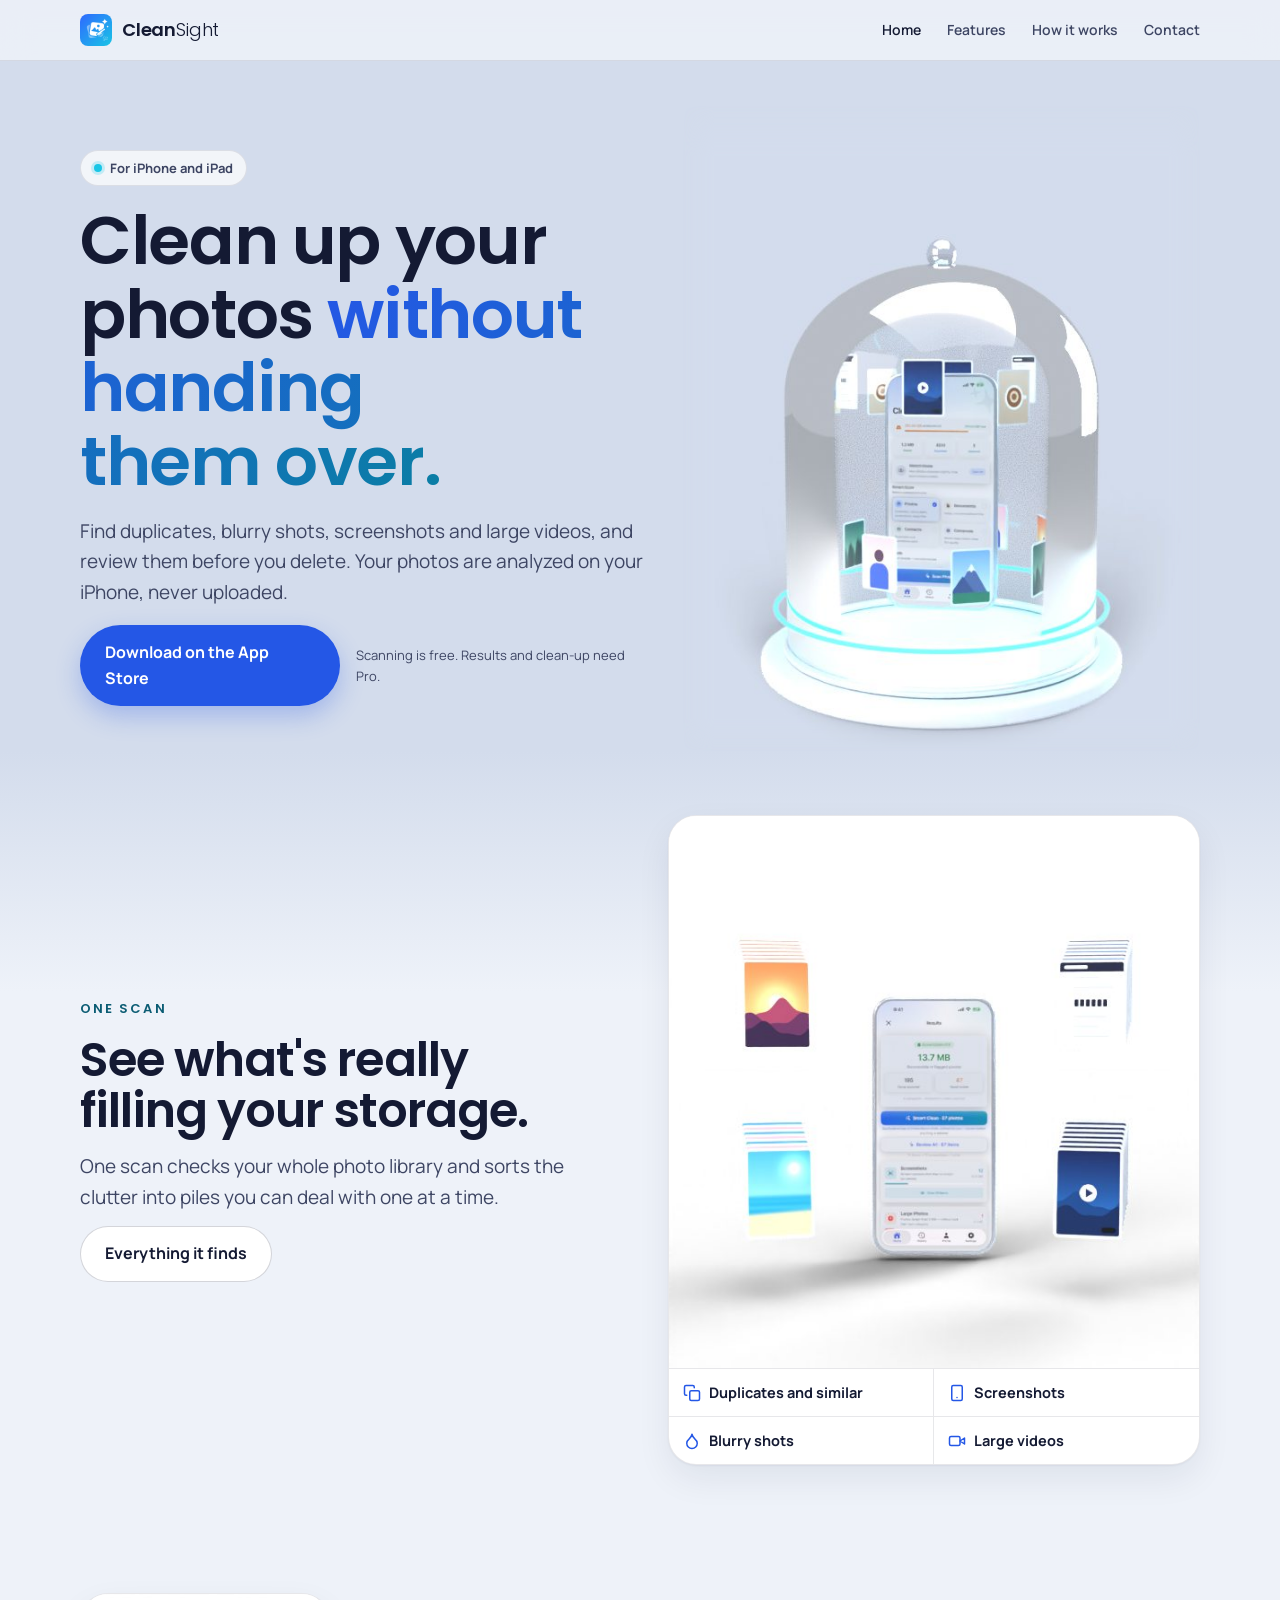
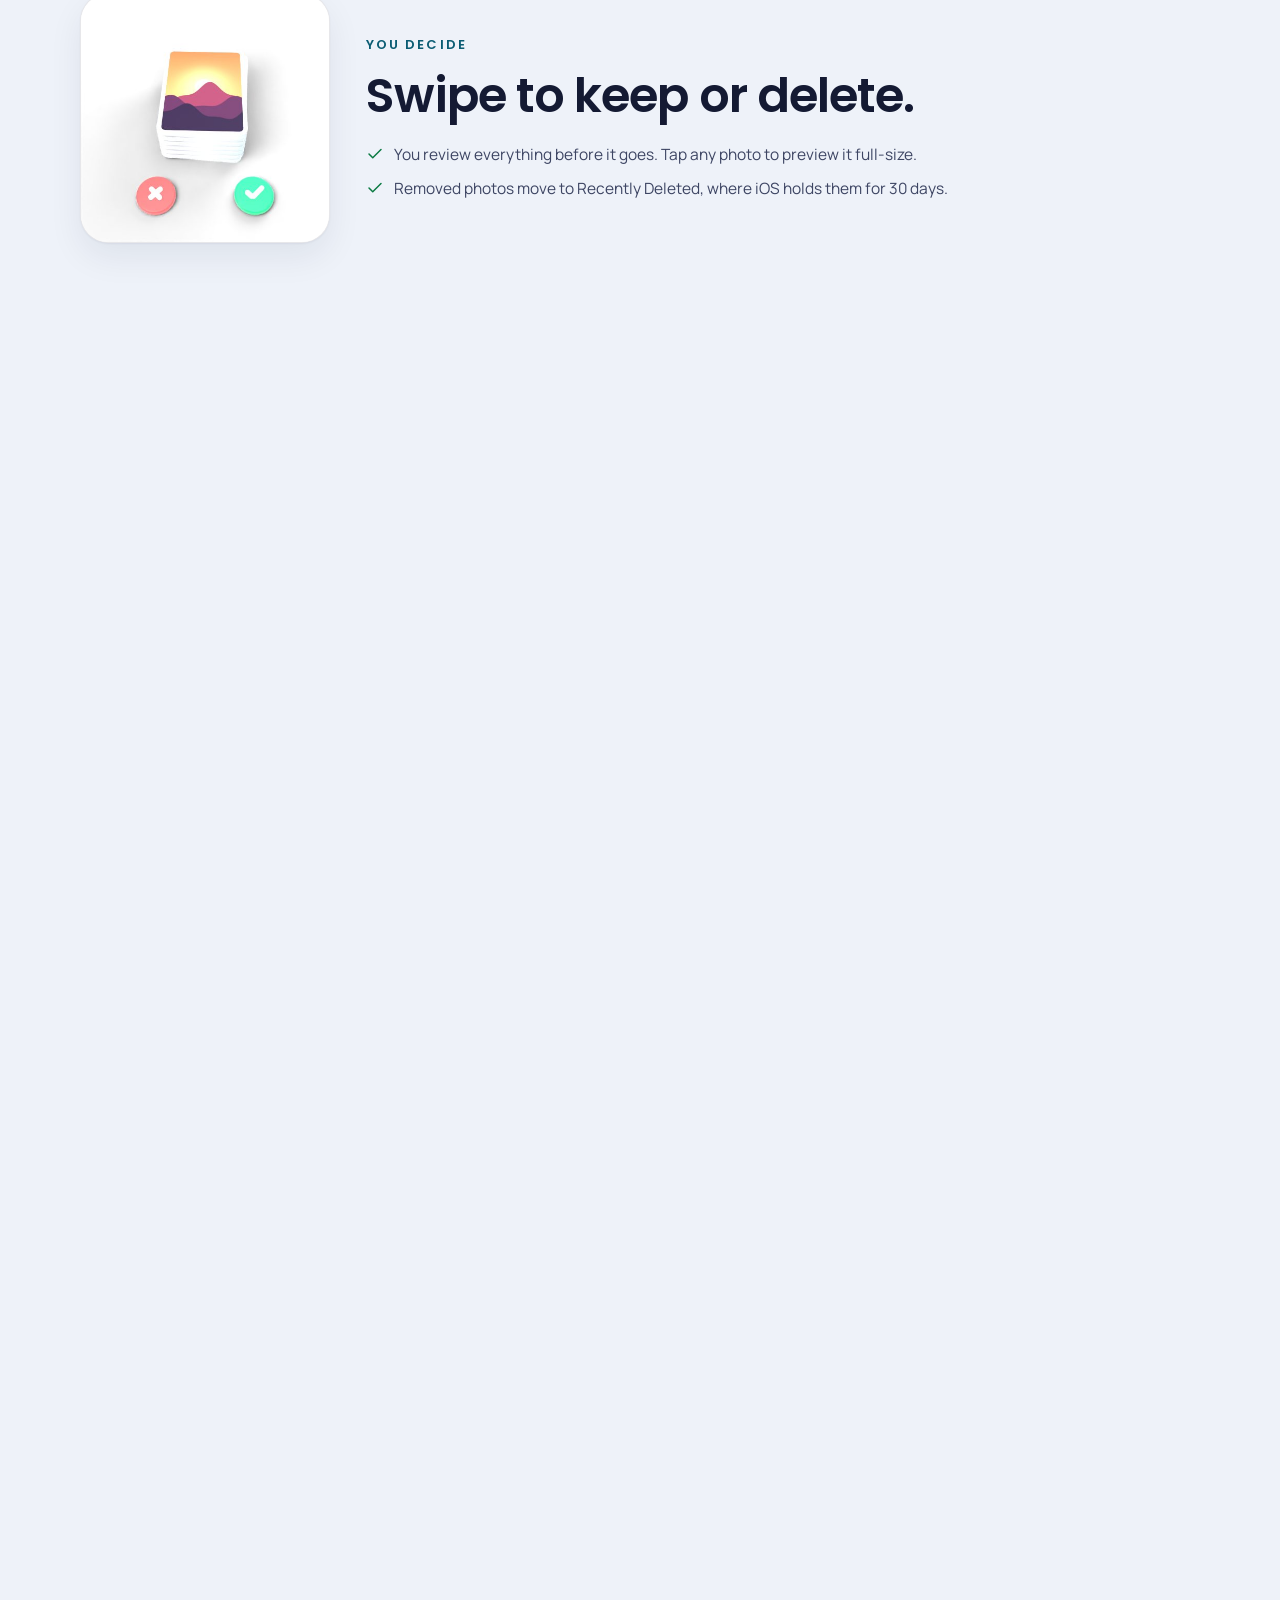
<file: index.html>
<!doctype html>
<html lang="en">
<head>
  <meta charset="utf-8">
  <meta name="viewport" content="width=device-width, initial-scale=1, viewport-fit=cover">
  <meta name="description" content="Find duplicate and similar photos, blurry shots, screenshots and large videos, then review it all before you delete. Your photos are analyzed on iPhone, never uploaded.">
  <meta name="theme-color" content="#D3DCEC">
  <meta name="apple-itunes-app" content="app-id=6814124358">
  <link rel="canonical" href="https://cleansight.ai/">
  <meta property="og:site_name" content="CleanSight">
  <meta property="og:title" content="CleanSight: Storage Cleaner for iPhone – Delete Duplicate Photos">
  <meta property="og:description" content="Find duplicate and similar photos, blurry shots, screenshots and large videos, then review it all before you delete. Your photos are analyzed on iPhone, never uploaded.">
  <meta property="og:url" content="https://cleansight.ai/">
  <meta property="og:image" content="https://cleansight.ai/assets/og-card.png">
  <meta property="og:image:width" content="1200">
  <meta property="og:image:height" content="630">
  <meta property="og:image:alt" content="CleanSight, the storage cleaner for iPhone">
  <meta property="og:type" content="website">
  <meta name="twitter:card" content="summary_large_image">
  <title>CleanSight: Storage Cleaner for iPhone – Delete Duplicate Photos</title>
  <link rel="icon" href="/assets/favicon.ico">
  <link rel="apple-touch-icon" href="/assets/apple-touch-icon.png">
  <link rel="preconnect" href="https://fonts.googleapis.com">
  <link rel="preconnect" href="https://fonts.gstatic.com" crossorigin>
  <link href="https://fonts.googleapis.com/css2?family=Poppins:wght@300;600&family=Manrope:wght@400;600;700&display=swap" rel="stylesheet">
  <link rel="stylesheet" href="/assets/site.css?v=c52f4bb8bc">
  <link rel="preload" as="image" href="/assets/media/hero.jpg" fetchpriority="high">
  <script type="application/ld+json">[{"@context":"https://schema.org","@type":"Organization","@id":"https://cleansight.ai/#org","name":"CleanSight","url":"https://cleansight.ai/","logo":"https://cleansight.ai/assets/mark.png","email":"support@cleansight.ai","sameAs":["https://apps.apple.com/app/id6814124358"]},{"@context":"https://schema.org","@type":"WebSite","name":"CleanSight","url":"https://cleansight.ai/","publisher":{"@id":"https://cleansight.ai/#org"}},{"@context":"https://schema.org","@type":"MobileApplication","name":"CleanSight: Storage Cleaner","operatingSystem":"iOS","applicationCategory":"UtilitiesApplication","url":"https://cleansight.ai/","installUrl":"https://apps.apple.com/app/id6814124358","image":"https://cleansight.ai/assets/mark.png","description":"Find duplicate and similar photos, blurry shots, screenshots and large videos on iPhone, then review them before you delete. Photos are analyzed on the device, never uploaded.","offers":{"@type":"Offer","price":"0","priceCurrency":"USD","description":"Free to download and scan; Pro subscription for results and clean-up"},"publisher":{"@id":"https://cleansight.ai/#org"}}]</script>
</head>
<body>
  <div class="aurora" aria-hidden="true"></div>
  <a class="skip" href="#content">Skip to content</a>
  <header class="site-header" id="header">
    <div class="wrap">
      <a class="brand" href="/" aria-label="CleanSight home"><img src="/assets/mark.png" alt="" width="32" height="32"><span class="wm">Clean<span class="light">Sight</span></span></a>
      <nav class="nav" aria-label="Primary"><a href="/" aria-current="page">Home</a><a href="/features/">Features</a><a href="/how-it-works/">How it works</a><a href="/contact/">Contact</a></nav>
      <button class="menu-btn" id="menuBtn" aria-label="Open menu" aria-expanded="false" aria-controls="mobileNav"><svg viewBox="0 0 24 24" fill="none" stroke="currentColor" stroke-width="2" stroke-linecap="round"><path d="M4 7h16M4 12h16M4 17h16"/></svg></button>
    </div>
    <nav class="mobile-nav" id="mobileNav" aria-label="Primary (mobile)"><a href="/" aria-current="page">Home</a><a href="/features/">Features</a><a href="/how-it-works/">How it works</a><a href="/contact/">Contact</a><a href="https://apps.apple.com/app/id6814124358">Download on the App Store</a></nav>
  </header>
  <main id="content" class=""><section class="hero">
  <div class="wrap">
    <div class="hero-copy">
      <span class="pill"><span class="dot"></span> For iPhone and iPad</span>
      <h1>Clean up your photos <span class="grad-text">without handing them over.</span></h1>
      <p class="lead">Find duplicates, blurry shots, screenshots and large videos, and review them before you delete. Your photos are analyzed on your iPhone, never uploaded.</p>
      <div class="actions">
        <a class="btn btn-primary" id="heroCta" href="https://apps.apple.com/app/id6814124358">Download on the App Store</a>
        <p class="store-note">Scanning is free. Results and clean-up need Pro.</p>
      </div>
    </div>
    <div class="hero-visual">
      <video class="motion hero-loop" muted loop playsinline preload="none" width="576" height="720"
        poster="/assets/media/hero.jpg" data-src="/assets/media/hero.mp4" data-eager
        aria-label="An iPhone running CleanSight under a glass bell. Photos circle inside the glass while a ring of light scans them. Nothing passes through the glass."></video>
    </div>
  </div>
</section>

<section id="finds" class="after-stage">
  <div class="wrap split">
    <div class="section-head reveal">
      <span class="chapter">One scan</span>
      <h2>See what's really filling your storage.</h2>
      <p class="lead">One scan checks your whole photo library and sorts the clutter into piles you can deal with one at a time.</p>
      <p><a class="btn btn-glass" href="/features/">Everything it finds</a></p>
    </div>
    <div class="stage reveal">
      <video class="motion piles" muted loop playsinline preload="none" width="576" height="600"
        poster="/assets/media/piles.jpg" data-src="/assets/media/piles.mp4"
        aria-label="Photos floating around an iPhone gather into four neat piles: duplicates, blurry shots, screenshots and large videos."></video>
      <div class="legend">
        <div><svg class="ic" width="18" height="18" viewBox="0 0 24 24" fill="none" stroke="currentColor" stroke-width="2" stroke-linecap="round" stroke-linejoin="round" aria-hidden="true"><rect x="9" y="9" width="13" height="13" rx="2"/><path d="M5 15H4a2 2 0 0 1-2-2V4a2 2 0 0 1 2-2h9a2 2 0 0 1 2 2v1"/></svg> Duplicates and similar</div>
        <div><svg class="ic" width="18" height="18" viewBox="0 0 24 24" fill="none" stroke="currentColor" stroke-width="2" stroke-linecap="round" stroke-linejoin="round" aria-hidden="true"><rect x="5" y="2" width="14" height="20" rx="2"/><path d="M12 18h.01"/></svg> Screenshots</div>
        <div><svg class="ic" width="18" height="18" viewBox="0 0 24 24" fill="none" stroke="currentColor" stroke-width="2" stroke-linecap="round" stroke-linejoin="round" aria-hidden="true"><path d="M12 22a7 7 0 0 0 7-7c0-2-1-3.9-3-5.5s-3.5-4-4-6.5c-.5 2.5-2 4.9-4 6.5C6 11.1 5 13 5 15a7 7 0 0 0 7 7z"/></svg> Blurry shots</div>
        <div><svg class="ic" width="18" height="18" viewBox="0 0 24 24" fill="none" stroke="currentColor" stroke-width="2" stroke-linecap="round" stroke-linejoin="round" aria-hidden="true"><path d="m22 8-6 4 6 4V8z"/><rect x="2" y="6" width="14" height="12" rx="2"/></svg> Large videos</div>
      </div>
    </div>
  </div>
</section>

<section id="swipe" class="below">
  <div class="wrap">
    <div class="swipe-row">
      <div class="stage reveal">
        <video class="motion swipe" muted loop playsinline preload="none" width="480" height="480"
          poster="/assets/media/swipe.jpg" data-src="/assets/media/swipe.mp4"
          aria-label="A deck of photos. One card slides right to keep, the next slides left to delete."></video>
      </div>
      <div class="section-head reveal" style="margin-bottom:0">
        <span class="chapter">You decide</span>
        <h2>Swipe to keep or delete.</h2>
        <ul class="checks">
          <li><svg class="ic" width="18" height="18" viewBox="0 0 24 24" fill="none" stroke="currentColor" stroke-width="2" stroke-linecap="round" stroke-linejoin="round" aria-hidden="true"><path d="M20 6 9 17l-5-5"/></svg> You review everything before it goes. Tap any photo to preview it full-size.</li>
          <li><svg class="ic" width="18" height="18" viewBox="0 0 24 24" fill="none" stroke="currentColor" stroke-width="2" stroke-linecap="round" stroke-linejoin="round" aria-hidden="true"><path d="M20 6 9 17l-5-5"/></svg> Removed photos move to Recently Deleted, where iOS holds them for 30 days.</li>
        </ul>
      </div>
    </div>
  </div>
</section>

<section id="privacy" class="below">
  <div class="wrap">
    <div class="section-head reveal">
      <span class="chapter">Privacy</span>
      <h2>Your photos never leave your iPhone.</h2>
      <p class="lead">There is no CleanSight account and no photo upload. This is what stays on the device, and the little that does not.</p>
    </div>
    <div class="ledger2">
      <div class="col glass reveal">
        <span class="chapter">Stays on your iPhone</span>
        <ul>
          <li><svg class="ic" width="18" height="18" viewBox="0 0 24 24" fill="none" stroke="currentColor" stroke-width="2" stroke-linecap="round" stroke-linejoin="round" aria-hidden="true"><rect x="3" y="3" width="18" height="18" rx="2"/><circle cx="9" cy="9" r="2"/><path d="m21 15-5-5L5 21"/></svg> Your photos and videos</li>
          <li><svg class="ic" width="18" height="18" viewBox="0 0 24 24" fill="none" stroke="currentColor" stroke-width="2" stroke-linecap="round" stroke-linejoin="round" aria-hidden="true"><circle cx="11" cy="11" r="8"/><path d="m21 21-4.3-4.3"/></svg> Text read by Privacy Scan</li>
          <li><svg class="ic" width="18" height="18" viewBox="0 0 24 24" fill="none" stroke="currentColor" stroke-width="2" stroke-linecap="round" stroke-linejoin="round" aria-hidden="true"><rect x="3" y="11" width="18" height="11" rx="2"/><path d="M7 11V7a5 5 0 0 1 10 0v4"/></svg> Everything in the Vault</li>
        </ul>
      </div>
      <div class="col glass leaves reveal">
        <span class="chapter" style="color:var(--ink3)">Leaves your iPhone</span>
        <ul>
          <li><svg class="ic" width="18" height="18" viewBox="0 0 24 24" fill="none" stroke="currentColor" stroke-width="2" stroke-linecap="round" stroke-linejoin="round" aria-hidden="true"><path d="m22 7-8.5 8.5-5-5L2 17"/><path d="M16 7h6v6"/></svg> Usage statistics</li>
          <li><svg class="ic" width="18" height="18" viewBox="0 0 24 24" fill="none" stroke="currentColor" stroke-width="2" stroke-linecap="round" stroke-linejoin="round" aria-hidden="true"><path d="m21.7 18-8-14a2 2 0 0 0-3.4 0l-8 14A2 2 0 0 0 4 21h16a2 2 0 0 0 1.7-3z"/><path d="M12 9v4M12 17h.01"/></svg> Crash reports</li>
          <li><svg class="ic" width="18" height="18" viewBox="0 0 24 24" fill="none" stroke="currentColor" stroke-width="2" stroke-linecap="round" stroke-linejoin="round" aria-hidden="true"><path d="M4 2h16v20l-3-2-2 2-3-2-3 2-2-2-3 2V2z"/><path d="M8 8h8M8 12h8M8 16h5"/></svg> Purchase data</li>
        </ul>
      </div>
    </div>
    <p class="fine reveal" style="margin-top:14px">The <a href="/privacy/">privacy policy</a> has the full list. <a href="/how-it-works/">How it works</a> walks through each step.</p>
  </div>
</section>

<section id="privacy-scan" class="below">
  <div class="wrap split flip">
    <div class="section-head reveal">
      <span class="chapter">Privacy Scan</span>
      <h2>Find photos with private details.</h2>
      <p class="lead">Privacy Scan suggests photos that may show IDs, cards, passwords or verification codes. You decide what stays and what goes to the Vault, behind Face ID.</p>
      <p class="fine">It reads English text only, and it can miss items or flag ordinary photos.</p>
    </div>
    <div class="shot reveal"><img src="/assets/media/shot-privacy.jpg" width="600" height="1304" loading="lazy" decoding="async" alt="CleanSight's Privacy Scan screen: Review what's personal, with a Start Privacy Scan button."></div>
  </div>
</section>

<section id="watch" class="below">
  <div class="wrap split">
    <div class="section-head reveal">
      <span class="chapter">Watch Mode</span>
      <h2>Stay clean without rescanning.</h2>
      <p class="lead">Turn on Watch Mode and each night's new photos are checked on the device. You get one short review a week. It only suggests: nothing leaves Photos until you approve it.</p>
    </div>
    <div class="shot reveal"><img src="/assets/media/shot-watch.jpg" width="600" height="1304" loading="lazy" decoding="async" alt="CleanSight's Watch Mode screen: Stay clean without rescanning, with a Turn on Watch Mode button."></div>
  </div>
</section>

<section id="pricing" class="below">
  <div class="wrap">
    <div class="section-head reveal">
      <span class="chapter">Pricing</span>
      <h2>Scan free. Clean up with Pro.</h2>
      <p class="lead">Scanning costs nothing. Opening the results and every clean-up action need Pro, on whichever plan suits you.</p>
    </div>
    <div class="plans">
      <div class="plan glass reveal"><span class="name">Monthly</span><div class="price">$4.99 <small>a month</small></div><p>Clear the backlog, then cancel whenever you like.</p></div>
      <div class="plan glass reveal"><span class="name">Annual</span><div class="price">$39.99 <small>a year</small></div><p>Includes a 3-day free trial for eligible new subscribers.</p></div>
      <div class="plan glass reveal"><span class="name">Lifetime</span><div class="price">$49.99 <small>once</small></div><p>One payment. No subscription.</p></div>
    </div>
    <p class="fine reveal" style="margin-top:14px">US prices. The App Store shows the price in your currency before you buy. Subscriptions renew until you cancel in your Apple account settings.</p>
  </div>
</section>

<section id="faq" class="below">
  <div class="wrap">
    <div class="section-head reveal"><span class="chapter">Questions</span><h2>Straight answers.</h2></div>
    <details><summary>Do my photos leave my phone?</summary><p>No. Finding duplicates, spotting blur and reading the text in screenshots all happen on your iPhone, and there is no CleanSight account. Usage statistics, crash reports and purchase data are sent, as the <a href="/privacy/">privacy policy</a> describes. A photo never is.</p></details>
    <details><summary>What is free and what needs Pro?</summary><p>Scanning is free. Opening what a scan found, and every action that removes or rewrites something, needs Pro.</p></details>
    <details><summary>Does deleting free up space straight away?</summary><p>Not on any app. iOS keeps deleted photos in Recently Deleted for 30 days, and CleanSight says so instead of claiming the space is already free.</p></details>
    <details><summary>Can it delete something I wanted to keep?</summary><p>Not without you. Bulk deletion always has a review step, and iOS holds removed photos in Recently Deleted for 30 days.</p></details>
    <details><summary>What about photos stored in iCloud?</summary><p>CleanSight marks which originals are in iCloud and which are on the device, so you know what a delete affects.</p></details>
  </div>
</section>

<section class="closing" id="download">
  <div class="wrap">
    <h2 class="reveal">Reclaim your photo storage.</h2>
    <p class="lead reveal" style="text-align:center">CleanSight is on the App Store for iPhone and iPad.</p>
    <p class="reveal"><a class="btn btn-primary" id="closeCta" href="https://apps.apple.com/app/id6814124358">Download on the App Store</a></p>
    <p class="store-note reveal">iOS 18 or later · Scanning is free</p>
  </div>
</section>

<div class="sticky-cta" id="stickyCta"><a class="btn btn-primary" href="https://apps.apple.com/app/id6814124358" tabindex="-1">Download on the App Store</a></div>
</main>
  <footer>
    <div class="wrap">
      <div>
        <a class="brand" href="/"><img src="/assets/mark.png" alt="" width="32" height="32"><span class="wm">Clean<span class="light">Sight</span></span></a>
        <p style="margin-top:10px;max-width:52ch">Photo analysis stays on your device. Limited usage, diagnostic and purchase information is processed as described in our privacy policy.</p>
        <p style="margin-top:14px">© 2026 BITESIGHT LTD</p>
      </div>
      <nav aria-label="Footer"><a href="/features/">Features</a><a href="/how-it-works/">How it works</a><a href="/contact/">Contact</a><a href="/support/">Support</a><a href="/privacy/">Privacy</a><a href="/terms/">Terms</a><a href="/eula/">EULA</a><a href="/data-deletion/">Data &amp; deletion</a><a href="/cookies/">Cookies</a></nav>
    </div>
  </footer>
  <script src="/assets/site.js?v=c52f4bb8bc" defer></script>
</body>
</html>
</file>
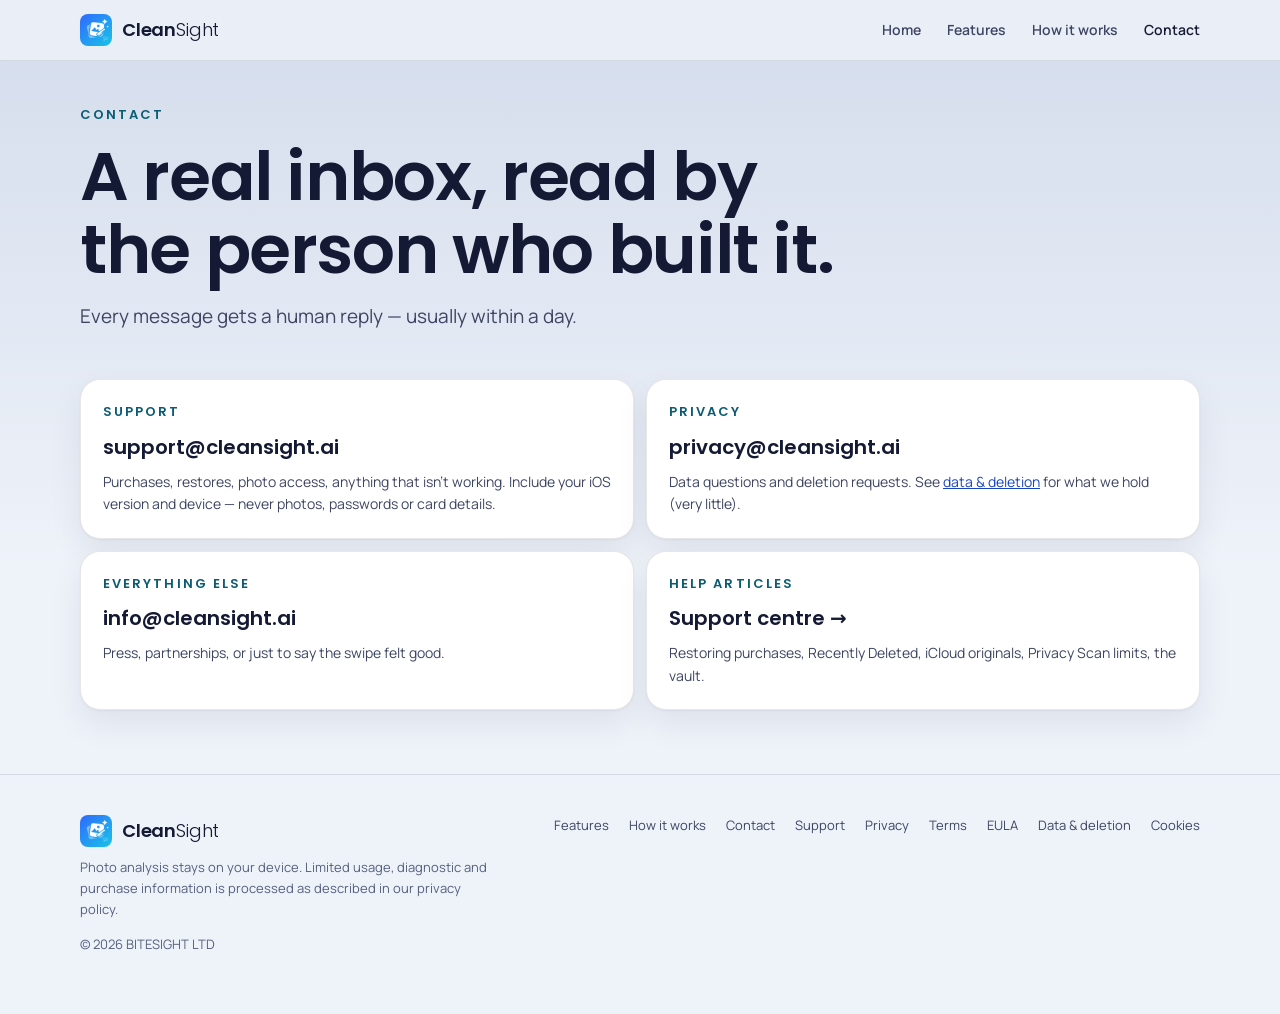
<file: contact/index.html>
<!doctype html>
<html lang="en">
<head>
  <meta charset="utf-8">
  <meta name="viewport" content="width=device-width, initial-scale=1, viewport-fit=cover">
  <meta name="description" content="Questions about CleanSight, your subscription or a clean-up? Email support and get a human reply, usually within a day.">
  <meta name="theme-color" content="#D3DCEC">
  <meta name="apple-itunes-app" content="app-id=6814124358">
  <link rel="canonical" href="https://cleansight.ai/contact/">
  <meta property="og:site_name" content="CleanSight">
  <meta property="og:title" content="Contact and Support · CleanSight">
  <meta property="og:description" content="Questions about CleanSight, your subscription or a clean-up? Email support and get a human reply, usually within a day.">
  <meta property="og:url" content="https://cleansight.ai/contact/">
  <meta property="og:image" content="https://cleansight.ai/assets/og-card.png">
  <meta property="og:image:width" content="1200">
  <meta property="og:image:height" content="630">
  <meta property="og:image:alt" content="CleanSight, the storage cleaner for iPhone">
  <meta property="og:type" content="website">
  <meta name="twitter:card" content="summary_large_image">
  <title>Contact and Support · CleanSight</title>
  <link rel="icon" href="/assets/favicon.ico">
  <link rel="apple-touch-icon" href="/assets/apple-touch-icon.png">
  <link rel="preconnect" href="https://fonts.googleapis.com">
  <link rel="preconnect" href="https://fonts.gstatic.com" crossorigin>
  <link href="https://fonts.googleapis.com/css2?family=Poppins:wght@300;600&family=Manrope:wght@400;600;700&display=swap" rel="stylesheet">
  <link rel="stylesheet" href="/assets/site.css?v=c52f4bb8bc">
</head>
<body>
  <div class="aurora" aria-hidden="true"></div>
  <a class="skip" href="#content">Skip to content</a>
  <header class="site-header" id="header">
    <div class="wrap">
      <a class="brand" href="/" aria-label="CleanSight home"><img src="/assets/mark.png" alt="" width="32" height="32"><span class="wm">Clean<span class="light">Sight</span></span></a>
      <nav class="nav" aria-label="Primary"><a href="/">Home</a><a href="/features/">Features</a><a href="/how-it-works/">How it works</a><a href="/contact/" aria-current="page">Contact</a></nav>
      <button class="menu-btn" id="menuBtn" aria-label="Open menu" aria-expanded="false" aria-controls="mobileNav"><svg viewBox="0 0 24 24" fill="none" stroke="currentColor" stroke-width="2" stroke-linecap="round"><path d="M4 7h16M4 12h16M4 17h16"/></svg></button>
    </div>
    <nav class="mobile-nav" id="mobileNav" aria-label="Primary (mobile)"><a href="/">Home</a><a href="/features/">Features</a><a href="/how-it-works/">How it works</a><a href="/contact/" aria-current="page">Contact</a><a href="https://apps.apple.com/app/id6814124358">Download on the App Store</a></nav>
  </header>
  <main id="content" class=""><section class="page-hero">
  <div class="wrap section-head reveal">
    <span class="chapter">Contact</span>
    <h1>A real inbox, read by the person who built it.</h1>
    <p class="lead">Every message gets a human reply — usually within a day.</p>
  </div>
</section>
<section style="padding-top:0">
  <div class="wrap contact-grid">
    <div class="contact-card glass reveal"><span class="chapter">Support</span><a class="big" href="mailto:support@cleansight.ai">support@cleansight.ai</a><p class="muted" style="font-size:14px">Purchases, restores, photo access, anything that isn't working. Include your iOS version and device — never photos, passwords or card details.</p></div>
    <div class="contact-card glass reveal"><span class="chapter">Privacy</span><a class="big" href="mailto:privacy@cleansight.ai">privacy@cleansight.ai</a><p class="muted" style="font-size:14px">Data questions and deletion requests. See <a href="/data-deletion/">data &amp; deletion</a> for what we hold (very little).</p></div>
    <div class="contact-card glass reveal"><span class="chapter">Everything else</span><a class="big" href="mailto:info@cleansight.ai">info@cleansight.ai</a><p class="muted" style="font-size:14px">Press, partnerships, or just to say the swipe felt good.</p></div>
    <div class="contact-card glass reveal"><span class="chapter">Help articles</span><a class="big" href="/support/">Support centre →</a><p class="muted" style="font-size:14px">Restoring purchases, Recently Deleted, iCloud originals, Privacy Scan limits, the vault.</p></div>
  </div>
</section>
</main>
  <footer>
    <div class="wrap">
      <div>
        <a class="brand" href="/"><img src="/assets/mark.png" alt="" width="32" height="32"><span class="wm">Clean<span class="light">Sight</span></span></a>
        <p style="margin-top:10px;max-width:52ch">Photo analysis stays on your device. Limited usage, diagnostic and purchase information is processed as described in our privacy policy.</p>
        <p style="margin-top:14px">© 2026 BITESIGHT LTD</p>
      </div>
      <nav aria-label="Footer"><a href="/features/">Features</a><a href="/how-it-works/">How it works</a><a href="/contact/">Contact</a><a href="/support/">Support</a><a href="/privacy/">Privacy</a><a href="/terms/">Terms</a><a href="/eula/">EULA</a><a href="/data-deletion/">Data &amp; deletion</a><a href="/cookies/">Cookies</a></nav>
    </div>
  </footer>
  <script src="/assets/site.js?v=c52f4bb8bc" defer></script>
</body>
</html>
</file>
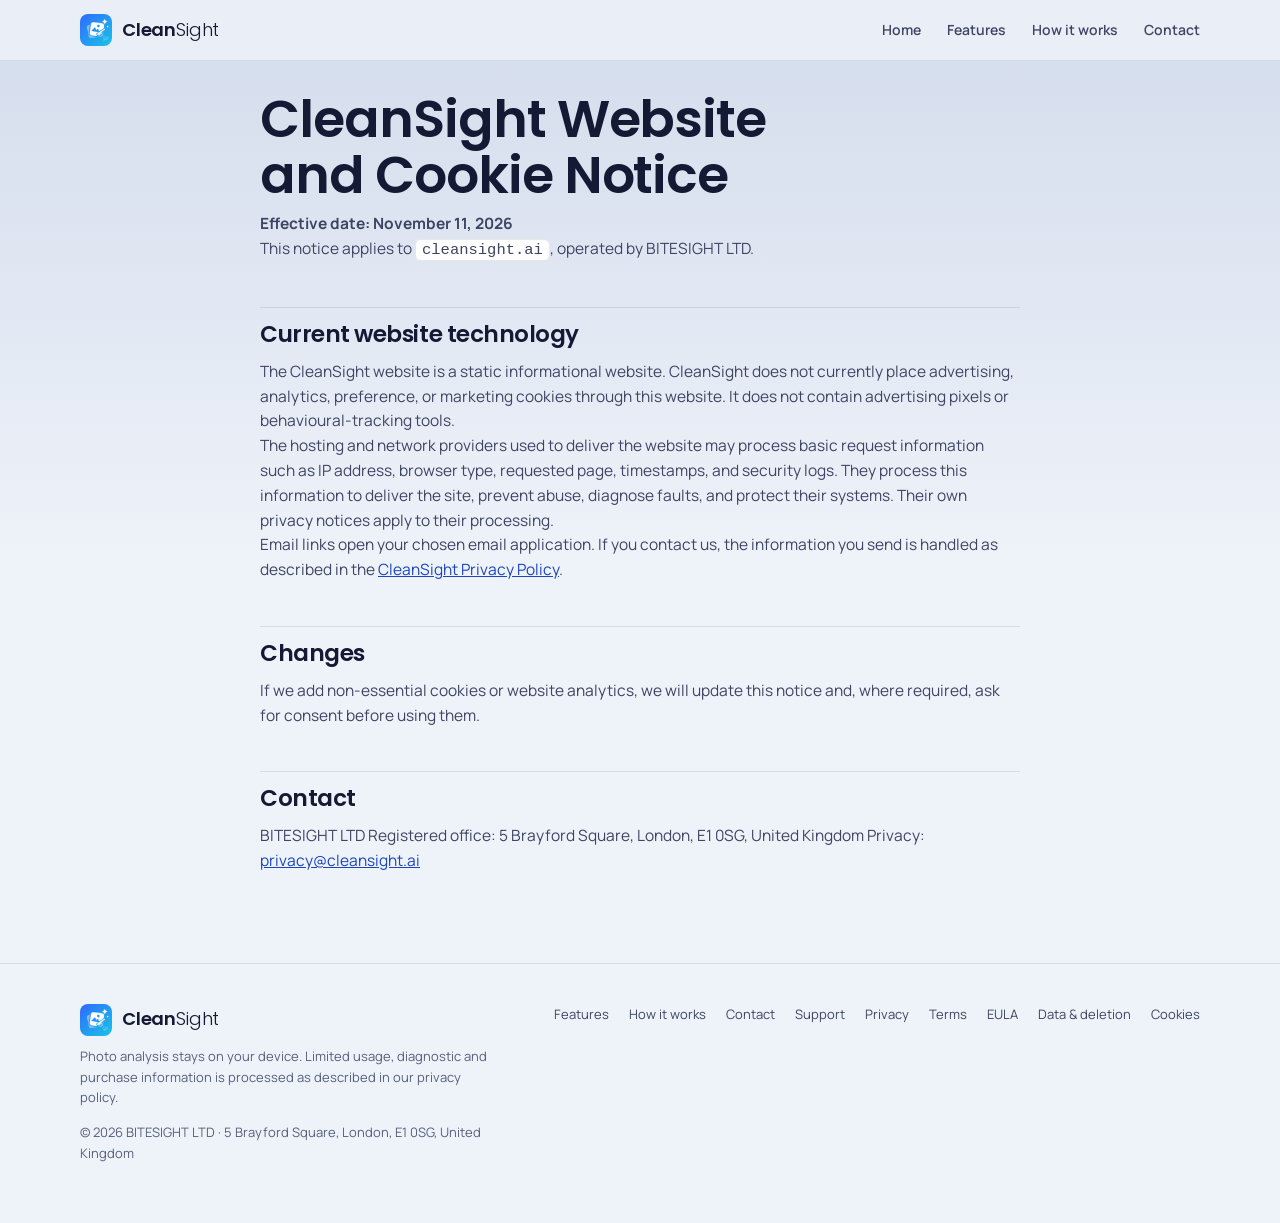
<file: cookies/index.html>
<!doctype html>
<html lang="en">
<head>
  <meta charset="utf-8">
  <meta name="viewport" content="width=device-width, initial-scale=1, viewport-fit=cover">
  <meta name="description" content="How the CleanSight website uses cookies and handles basic website request information.">
  <meta name="theme-color" content="#D3DCEC">
  <meta name="apple-itunes-app" content="app-id=6814124358">
  <link rel="canonical" href="https://cleansight.ai/cookies/">
  <meta property="og:site_name" content="CleanSight">
  <meta property="og:title" content="CleanSight Website and Cookie Notice">
  <meta property="og:description" content="How the CleanSight website uses cookies and handles basic website request information.">
  <meta property="og:url" content="https://cleansight.ai/cookies/">
  <meta property="og:image" content="https://cleansight.ai/assets/og-card.png">
  <meta property="og:image:width" content="1200">
  <meta property="og:image:height" content="630">
  <meta property="og:image:alt" content="CleanSight, the storage cleaner for iPhone">
  <meta property="og:type" content="website">
  <meta name="twitter:card" content="summary_large_image">
  <title>CleanSight Website and Cookie Notice</title>
  <link rel="icon" href="/assets/favicon.ico">
  <link rel="apple-touch-icon" href="/assets/apple-touch-icon.png">
  <link rel="preconnect" href="https://fonts.googleapis.com">
  <link rel="preconnect" href="https://fonts.gstatic.com" crossorigin>
  <link href="https://fonts.googleapis.com/css2?family=Poppins:wght@300;600&family=Manrope:wght@400;600;700&display=swap" rel="stylesheet">
  <link rel="stylesheet" href="/assets/site.css?v=c52f4bb8bc">
</head>
<body>
  <div class="aurora" aria-hidden="true"></div>
  <a class="skip" href="#content">Skip to content</a>
  <header class="site-header" id="header">
    <div class="wrap">
      <a class="brand" href="/" aria-label="CleanSight home"><img src="/assets/mark.png" alt="" width="32" height="32"><span class="wm">Clean<span class="light">Sight</span></span></a>
      <nav class="nav" aria-label="Primary"><a href="/">Home</a><a href="/features/">Features</a><a href="/how-it-works/">How it works</a><a href="/contact/">Contact</a></nav>
      <button class="menu-btn" id="menuBtn" aria-label="Open menu" aria-expanded="false" aria-controls="mobileNav"><svg viewBox="0 0 24 24" fill="none" stroke="currentColor" stroke-width="2" stroke-linecap="round"><path d="M4 7h16M4 12h16M4 17h16"/></svg></button>
    </div>
    <nav class="mobile-nav" id="mobileNav" aria-label="Primary (mobile)"><a href="/">Home</a><a href="/features/">Features</a><a href="/how-it-works/">How it works</a><a href="/contact/">Contact</a><a href="https://apps.apple.com/app/id6814124358">Download on the App Store</a></nav>
  </header>
  <main id="content" class="legal-shell"><article><h1>CleanSight Website and Cookie Notice</h1><p><strong>Effective date: November 11, 2026</strong></p>
<p>This notice applies to <code>cleansight.ai</code>, operated by BITESIGHT LTD.</p>
<h2>Current website technology</h2>
<p>The CleanSight website is a static informational website. CleanSight does not currently place advertising, analytics, preference, or marketing cookies through this website. It does not contain advertising pixels or behavioural-tracking tools.</p>
<p>The hosting and network providers used to deliver the website may process basic request information such as IP address, browser type, requested page, timestamps, and security logs. They process this information to deliver the site, prevent abuse, diagnose faults, and protect their systems. Their own privacy notices apply to their processing.</p>
<p>Email links open your chosen email application. If you contact us, the information you send is handled as described in the <a href="https://cleansight.ai/privacy/">CleanSight Privacy Policy</a>.</p>
<h2>Changes</h2>
<p>If we add non-essential cookies or website analytics, we will update this notice and, where required, ask for consent before using them.</p>
<h2>Contact</h2>
<p>BITESIGHT LTD Registered office: 5 Brayford Square, London, E1 0SG, United Kingdom Privacy: <a href="mailto:privacy@cleansight.ai">privacy@cleansight.ai</a></p></article></main>
  <footer>
    <div class="wrap">
      <div>
        <a class="brand" href="/"><img src="/assets/mark.png" alt="" width="32" height="32"><span class="wm">Clean<span class="light">Sight</span></span></a>
        <p style="margin-top:10px;max-width:52ch">Photo analysis stays on your device. Limited usage, diagnostic and purchase information is processed as described in our privacy policy.</p>
        <p style="margin-top:14px">© 2026 BITESIGHT LTD · 5 Brayford Square, London, E1 0SG, United Kingdom</p>
      </div>
      <nav aria-label="Footer"><a href="/features/">Features</a><a href="/how-it-works/">How it works</a><a href="/contact/">Contact</a><a href="/support/">Support</a><a href="/privacy/">Privacy</a><a href="/terms/">Terms</a><a href="/eula/">EULA</a><a href="/data-deletion/">Data &amp; deletion</a><a href="/cookies/">Cookies</a></nav>
    </div>
  </footer>
  <script src="/assets/site.js?v=c52f4bb8bc" defer></script>
</body>
</html>
</file>
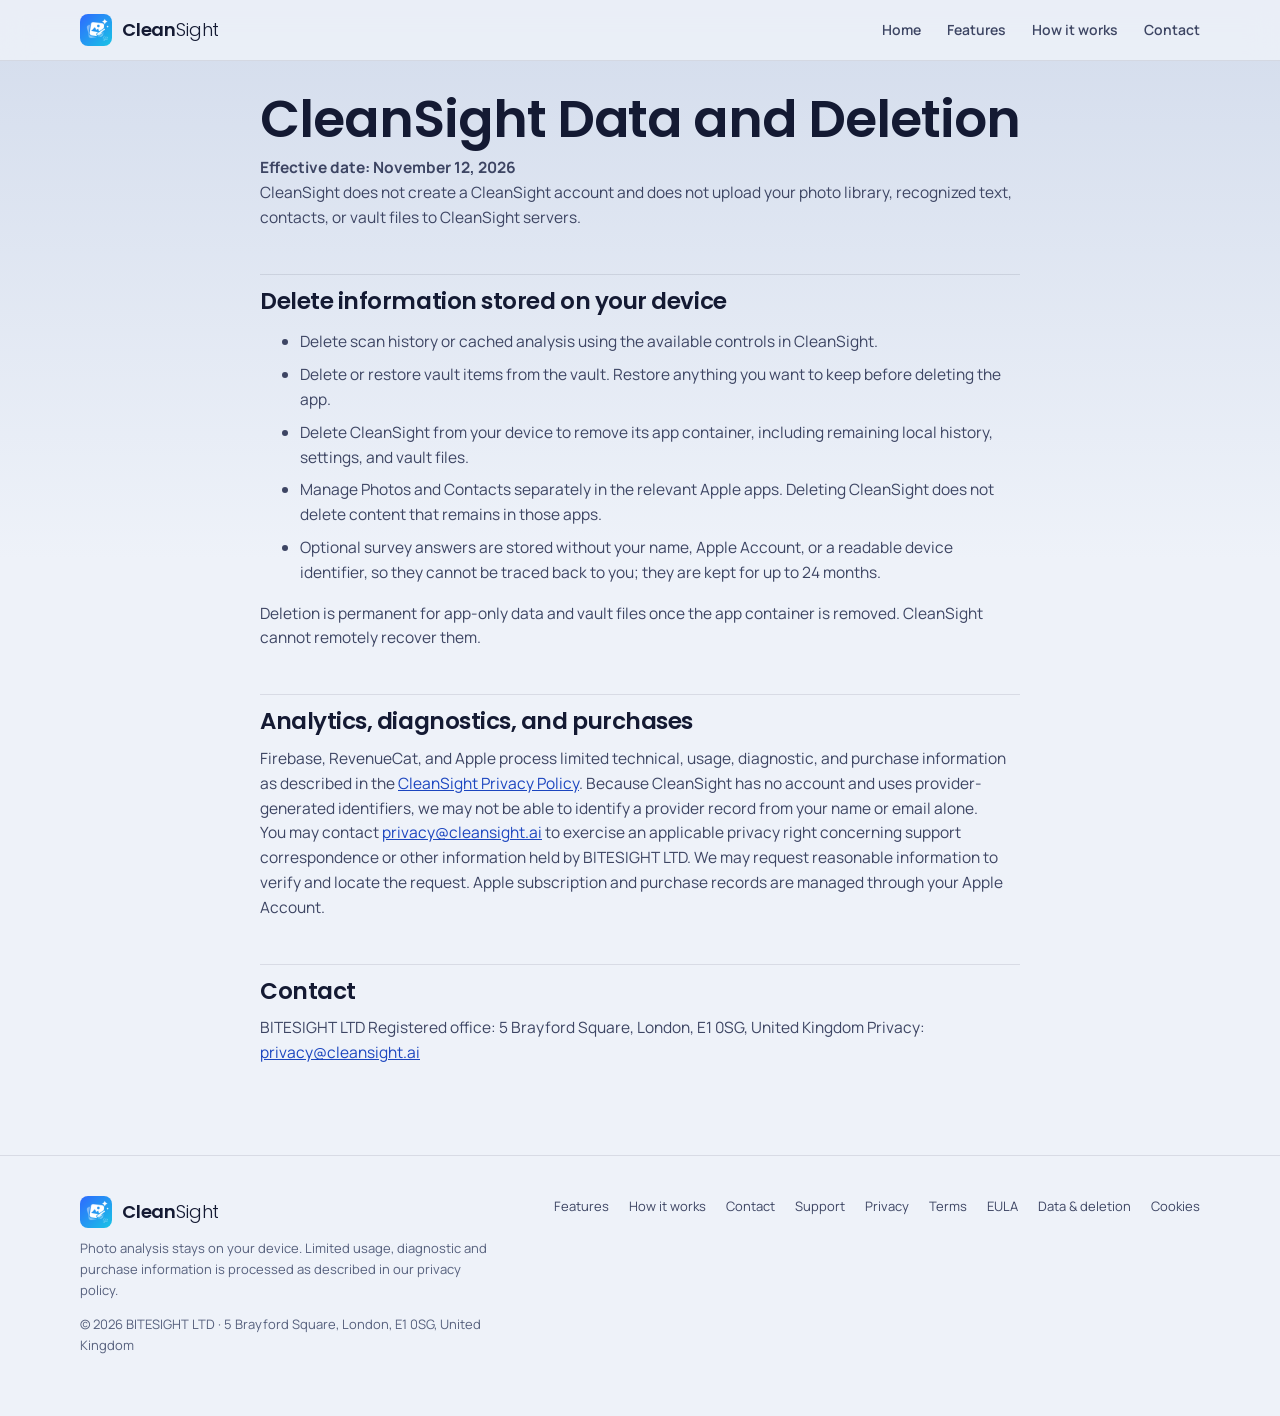
<file: data-deletion/index.html>
<!doctype html>
<html lang="en">
<head>
  <meta charset="utf-8">
  <meta name="viewport" content="width=device-width, initial-scale=1, viewport-fit=cover">
  <meta name="description" content="How to delete CleanSight on-device data and request deletion of information held by BITESIGHT LTD.">
  <meta name="theme-color" content="#D3DCEC">
  <meta name="apple-itunes-app" content="app-id=6814124358">
  <link rel="canonical" href="https://cleansight.ai/data-deletion/">
  <meta property="og:site_name" content="CleanSight">
  <meta property="og:title" content="CleanSight Data and Deletion">
  <meta property="og:description" content="How to delete CleanSight on-device data and request deletion of information held by BITESIGHT LTD.">
  <meta property="og:url" content="https://cleansight.ai/data-deletion/">
  <meta property="og:image" content="https://cleansight.ai/assets/og-card.png">
  <meta property="og:image:width" content="1200">
  <meta property="og:image:height" content="630">
  <meta property="og:image:alt" content="CleanSight, the storage cleaner for iPhone">
  <meta property="og:type" content="website">
  <meta name="twitter:card" content="summary_large_image">
  <title>CleanSight Data and Deletion</title>
  <link rel="icon" href="/assets/favicon.ico">
  <link rel="apple-touch-icon" href="/assets/apple-touch-icon.png">
  <link rel="preconnect" href="https://fonts.googleapis.com">
  <link rel="preconnect" href="https://fonts.gstatic.com" crossorigin>
  <link href="https://fonts.googleapis.com/css2?family=Poppins:wght@300;600&family=Manrope:wght@400;600;700&display=swap" rel="stylesheet">
  <link rel="stylesheet" href="/assets/site.css?v=c52f4bb8bc">
</head>
<body>
  <div class="aurora" aria-hidden="true"></div>
  <a class="skip" href="#content">Skip to content</a>
  <header class="site-header" id="header">
    <div class="wrap">
      <a class="brand" href="/" aria-label="CleanSight home"><img src="/assets/mark.png" alt="" width="32" height="32"><span class="wm">Clean<span class="light">Sight</span></span></a>
      <nav class="nav" aria-label="Primary"><a href="/">Home</a><a href="/features/">Features</a><a href="/how-it-works/">How it works</a><a href="/contact/">Contact</a></nav>
      <button class="menu-btn" id="menuBtn" aria-label="Open menu" aria-expanded="false" aria-controls="mobileNav"><svg viewBox="0 0 24 24" fill="none" stroke="currentColor" stroke-width="2" stroke-linecap="round"><path d="M4 7h16M4 12h16M4 17h16"/></svg></button>
    </div>
    <nav class="mobile-nav" id="mobileNav" aria-label="Primary (mobile)"><a href="/">Home</a><a href="/features/">Features</a><a href="/how-it-works/">How it works</a><a href="/contact/">Contact</a><a href="https://apps.apple.com/app/id6814124358">Download on the App Store</a></nav>
  </header>
  <main id="content" class="legal-shell"><article><h1>CleanSight Data and Deletion</h1><p><strong>Effective date: November 12, 2026</strong></p>
<p>CleanSight does not create a CleanSight account and does not upload your photo library, recognized text, contacts, or vault files to CleanSight servers.</p>
<h2>Delete information stored on your device</h2>
<ul>
<li>Delete scan history or cached analysis using the available controls in CleanSight.</li>
<li>Delete or restore vault items from the vault. Restore anything you want to keep before deleting the app.</li>
<li>Delete CleanSight from your device to remove its app container, including remaining local history, settings, and vault files.</li>
<li>Manage Photos and Contacts separately in the relevant Apple apps. Deleting CleanSight does not delete content that remains in those apps.</li>
<li>Optional survey answers are stored without your name, Apple Account, or a readable device identifier, so they cannot be traced back to you; they are kept for up to 24 months.</li>
</ul>
<p>Deletion is permanent for app-only data and vault files once the app container is removed. CleanSight cannot remotely recover them.</p>
<h2>Analytics, diagnostics, and purchases</h2>
<p>Firebase, RevenueCat, and Apple process limited technical, usage, diagnostic, and purchase information as described in the <a href="https://cleansight.ai/privacy/">CleanSight Privacy Policy</a>. Because CleanSight has no account and uses provider-generated identifiers, we may not be able to identify a provider record from your name or email alone.</p>
<p>You may contact <a href="mailto:privacy@cleansight.ai">privacy@cleansight.ai</a> to exercise an applicable privacy right concerning support correspondence or other information held by BITESIGHT LTD. We may request reasonable information to verify and locate the request. Apple subscription and purchase records are managed through your Apple Account.</p>
<h2>Contact</h2>
<p>BITESIGHT LTD Registered office: 5 Brayford Square, London, E1 0SG, United Kingdom Privacy: <a href="mailto:privacy@cleansight.ai">privacy@cleansight.ai</a></p></article></main>
  <footer>
    <div class="wrap">
      <div>
        <a class="brand" href="/"><img src="/assets/mark.png" alt="" width="32" height="32"><span class="wm">Clean<span class="light">Sight</span></span></a>
        <p style="margin-top:10px;max-width:52ch">Photo analysis stays on your device. Limited usage, diagnostic and purchase information is processed as described in our privacy policy.</p>
        <p style="margin-top:14px">© 2026 BITESIGHT LTD · 5 Brayford Square, London, E1 0SG, United Kingdom</p>
      </div>
      <nav aria-label="Footer"><a href="/features/">Features</a><a href="/how-it-works/">How it works</a><a href="/contact/">Contact</a><a href="/support/">Support</a><a href="/privacy/">Privacy</a><a href="/terms/">Terms</a><a href="/eula/">EULA</a><a href="/data-deletion/">Data &amp; deletion</a><a href="/cookies/">Cookies</a></nav>
    </div>
  </footer>
  <script src="/assets/site.js?v=c52f4bb8bc" defer></script>
</body>
</html>
</file>
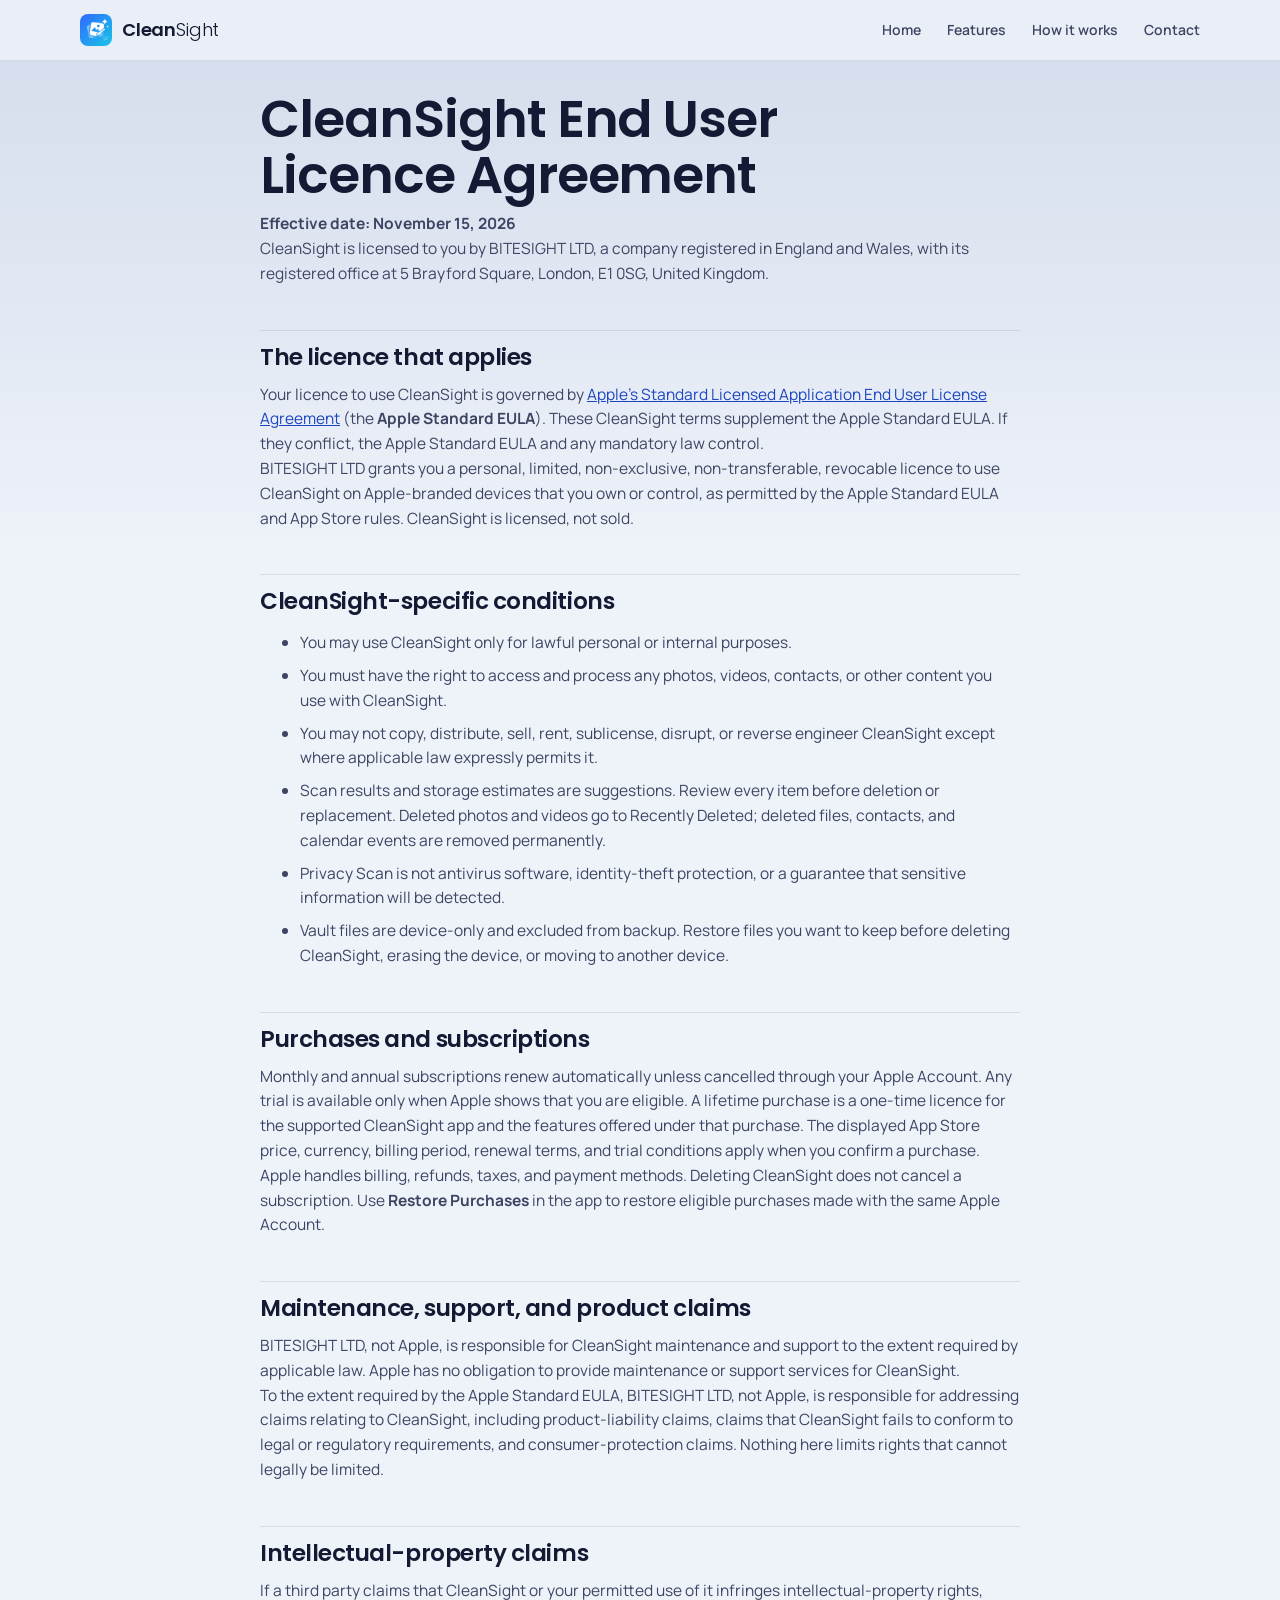
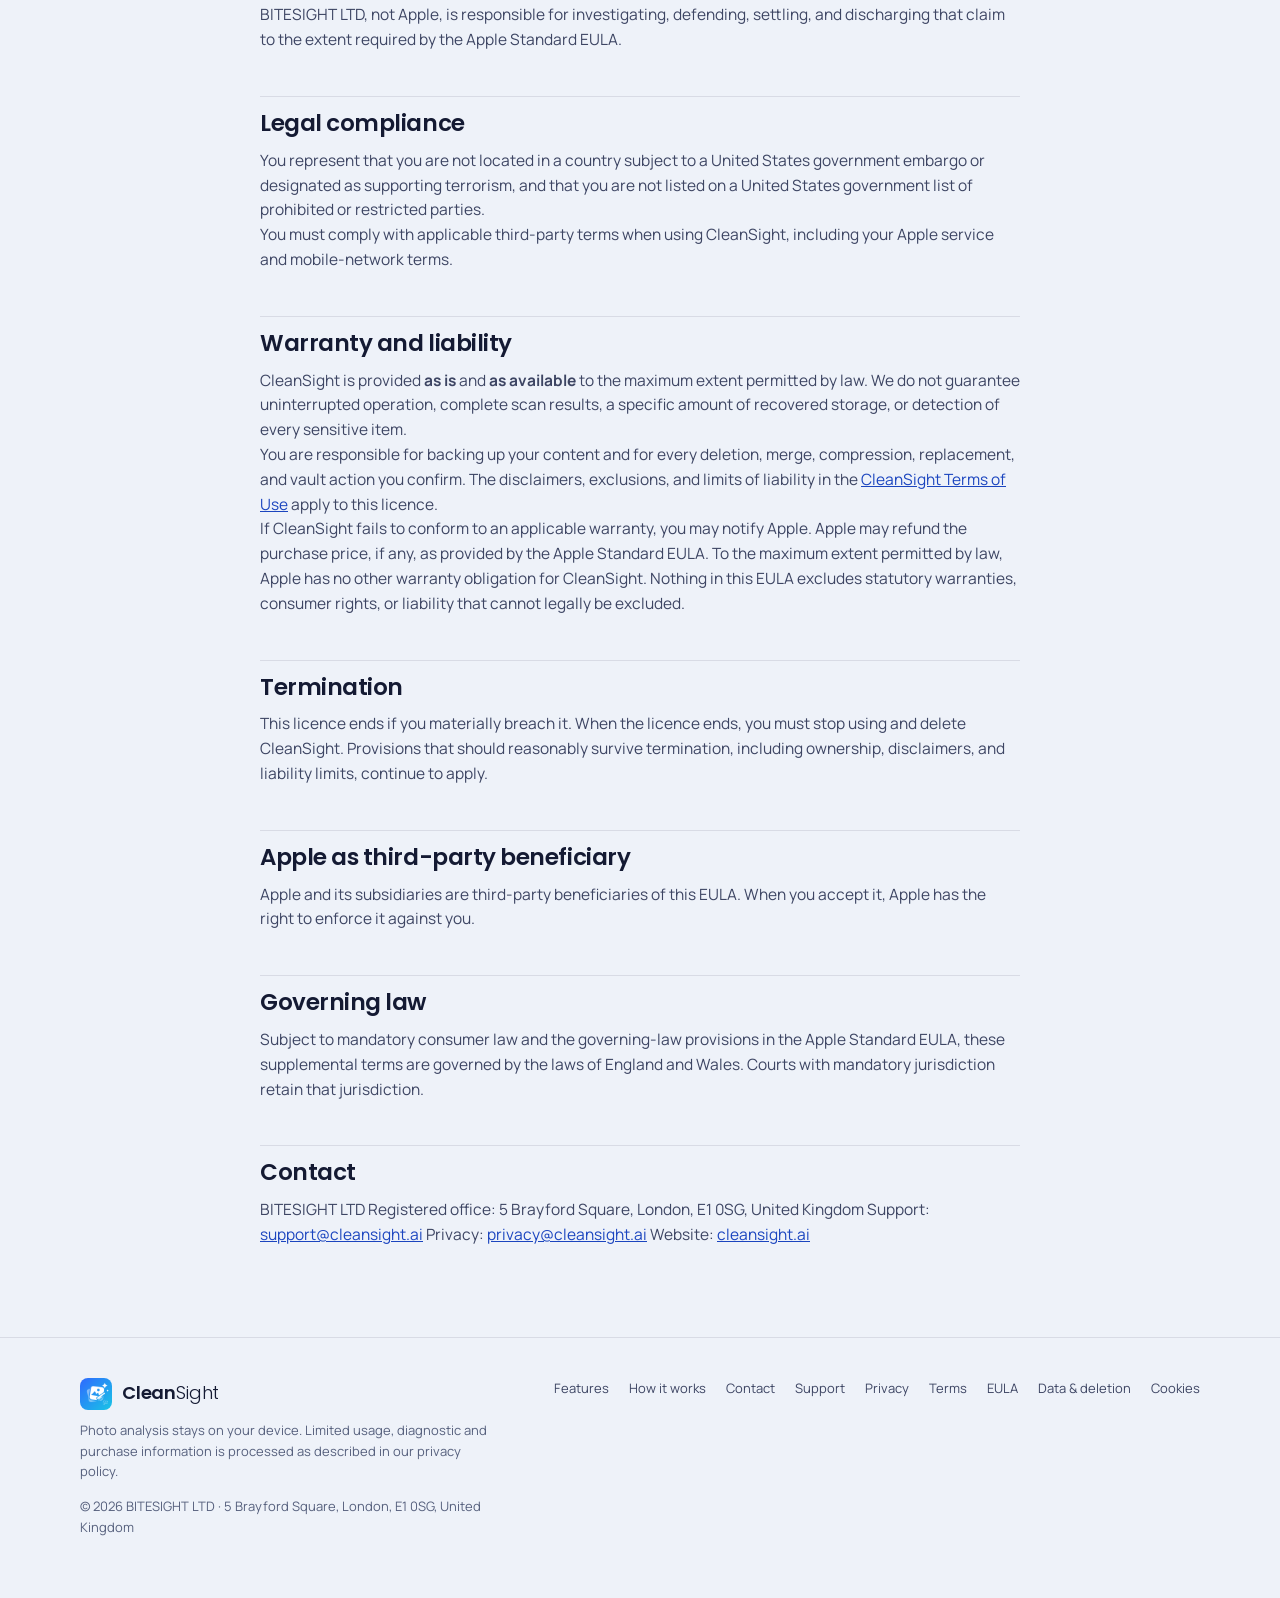
<file: eula/index.html>
<!doctype html>
<html lang="en">
<head>
  <meta charset="utf-8">
  <meta name="viewport" content="width=device-width, initial-scale=1, viewport-fit=cover">
  <meta name="description" content="The licence terms governing use of the CleanSight app, together with Apple&#x27;s Standard EULA.">
  <meta name="theme-color" content="#D3DCEC">
  <meta name="apple-itunes-app" content="app-id=6814124358">
  <link rel="canonical" href="https://cleansight.ai/eula/">
  <meta property="og:site_name" content="CleanSight">
  <meta property="og:title" content="CleanSight End User Licence Agreement">
  <meta property="og:description" content="The licence terms governing use of the CleanSight app, together with Apple&#x27;s Standard EULA.">
  <meta property="og:url" content="https://cleansight.ai/eula/">
  <meta property="og:image" content="https://cleansight.ai/assets/og-card.png">
  <meta property="og:image:width" content="1200">
  <meta property="og:image:height" content="630">
  <meta property="og:image:alt" content="CleanSight, the storage cleaner for iPhone">
  <meta property="og:type" content="website">
  <meta name="twitter:card" content="summary_large_image">
  <title>CleanSight End User Licence Agreement</title>
  <link rel="icon" href="/assets/favicon.ico">
  <link rel="apple-touch-icon" href="/assets/apple-touch-icon.png">
  <link rel="preconnect" href="https://fonts.googleapis.com">
  <link rel="preconnect" href="https://fonts.gstatic.com" crossorigin>
  <link href="https://fonts.googleapis.com/css2?family=Poppins:wght@300;600&family=Manrope:wght@400;600;700&display=swap" rel="stylesheet">
  <link rel="stylesheet" href="/assets/site.css?v=c52f4bb8bc">
</head>
<body>
  <div class="aurora" aria-hidden="true"></div>
  <a class="skip" href="#content">Skip to content</a>
  <header class="site-header" id="header">
    <div class="wrap">
      <a class="brand" href="/" aria-label="CleanSight home"><img src="/assets/mark.png" alt="" width="32" height="32"><span class="wm">Clean<span class="light">Sight</span></span></a>
      <nav class="nav" aria-label="Primary"><a href="/">Home</a><a href="/features/">Features</a><a href="/how-it-works/">How it works</a><a href="/contact/">Contact</a></nav>
      <button class="menu-btn" id="menuBtn" aria-label="Open menu" aria-expanded="false" aria-controls="mobileNav"><svg viewBox="0 0 24 24" fill="none" stroke="currentColor" stroke-width="2" stroke-linecap="round"><path d="M4 7h16M4 12h16M4 17h16"/></svg></button>
    </div>
    <nav class="mobile-nav" id="mobileNav" aria-label="Primary (mobile)"><a href="/">Home</a><a href="/features/">Features</a><a href="/how-it-works/">How it works</a><a href="/contact/">Contact</a><a href="https://apps.apple.com/app/id6814124358">Download on the App Store</a></nav>
  </header>
  <main id="content" class="legal-shell"><article><h1>CleanSight End User Licence Agreement</h1><p><strong>Effective date: November 15, 2026</strong></p>
<p>CleanSight is licensed to you by BITESIGHT LTD, a company registered in England and Wales, with its registered office at 5 Brayford Square, London, E1 0SG, United Kingdom.</p>
<h2>The licence that applies</h2>
<p>Your licence to use CleanSight is governed by <a href="https://www.apple.com/legal/internet-services/itunes/dev/stdeula/">Apple's Standard Licensed Application End User License Agreement</a> (the <strong>Apple Standard EULA</strong>). These CleanSight terms supplement the Apple Standard EULA. If they conflict, the Apple Standard EULA and any mandatory law control.</p>
<p>BITESIGHT LTD grants you a personal, limited, non-exclusive, non-transferable, revocable licence to use CleanSight on Apple-branded devices that you own or control, as permitted by the Apple Standard EULA and App Store rules. CleanSight is licensed, not sold.</p>
<h2>CleanSight-specific conditions</h2>
<ul>
<li>You may use CleanSight only for lawful personal or internal purposes.</li>
<li>You must have the right to access and process any photos, videos, contacts, or other content you use with CleanSight.</li>
<li>You may not copy, distribute, sell, rent, sublicense, disrupt, or reverse engineer CleanSight except where applicable law expressly permits it.</li>
<li>Scan results and storage estimates are suggestions. Review every item before deletion or replacement. Deleted photos and videos go to Recently Deleted; deleted files, contacts, and calendar events are removed permanently.</li>
<li>Privacy Scan is not antivirus software, identity-theft protection, or a guarantee that sensitive information will be detected.</li>
<li>Vault files are device-only and excluded from backup. Restore files you want to keep before deleting CleanSight, erasing the device, or moving to another device.</li>
</ul>
<h2>Purchases and subscriptions</h2>
<p>Monthly and annual subscriptions renew automatically unless cancelled through your Apple Account. Any trial is available only when Apple shows that you are eligible. A lifetime purchase is a one-time licence for the supported CleanSight app and the features offered under that purchase. The displayed App Store price, currency, billing period, renewal terms, and trial conditions apply when you confirm a purchase.</p>
<p>Apple handles billing, refunds, taxes, and payment methods. Deleting CleanSight does not cancel a subscription. Use <strong>Restore Purchases</strong> in the app to restore eligible purchases made with the same Apple Account.</p>
<h2>Maintenance, support, and product claims</h2>
<p>BITESIGHT LTD, not Apple, is responsible for CleanSight maintenance and support to the extent required by applicable law. Apple has no obligation to provide maintenance or support services for CleanSight.</p>
<p>To the extent required by the Apple Standard EULA, BITESIGHT LTD, not Apple, is responsible for addressing claims relating to CleanSight, including product-liability claims, claims that CleanSight fails to conform to legal or regulatory requirements, and consumer-protection claims. Nothing here limits rights that cannot legally be limited.</p>
<h2>Intellectual-property claims</h2>
<p>If a third party claims that CleanSight or your permitted use of it infringes intellectual-property rights, BITESIGHT LTD, not Apple, is responsible for investigating, defending, settling, and discharging that claim to the extent required by the Apple Standard EULA.</p>
<h2>Legal compliance</h2>
<p>You represent that you are not located in a country subject to a United States government embargo or designated as supporting terrorism, and that you are not listed on a United States government list of prohibited or restricted parties.</p>
<p>You must comply with applicable third-party terms when using CleanSight, including your Apple service and mobile-network terms.</p>
<h2>Warranty and liability</h2>
<p>CleanSight is provided <strong>as is</strong> and <strong>as available</strong> to the maximum extent permitted by law. We do not guarantee uninterrupted operation, complete scan results, a specific amount of recovered storage, or detection of every sensitive item.</p>
<p>You are responsible for backing up your content and for every deletion, merge, compression, replacement, and vault action you confirm. The disclaimers, exclusions, and limits of liability in the <a href="https://cleansight.ai/terms/">CleanSight Terms of Use</a> apply to this licence.</p>
<p>If CleanSight fails to conform to an applicable warranty, you may notify Apple. Apple may refund the purchase price, if any, as provided by the Apple Standard EULA. To the maximum extent permitted by law, Apple has no other warranty obligation for CleanSight. Nothing in this EULA excludes statutory warranties, consumer rights, or liability that cannot legally be excluded.</p>
<h2>Termination</h2>
<p>This licence ends if you materially breach it. When the licence ends, you must stop using and delete CleanSight. Provisions that should reasonably survive termination, including ownership, disclaimers, and liability limits, continue to apply.</p>
<h2>Apple as third-party beneficiary</h2>
<p>Apple and its subsidiaries are third-party beneficiaries of this EULA. When you accept it, Apple has the right to enforce it against you.</p>
<h2>Governing law</h2>
<p>Subject to mandatory consumer law and the governing-law provisions in the Apple Standard EULA, these supplemental terms are governed by the laws of England and Wales. Courts with mandatory jurisdiction retain that jurisdiction.</p>
<h2>Contact</h2>
<p>BITESIGHT LTD Registered office: 5 Brayford Square, London, E1 0SG, United Kingdom Support: <a href="mailto:support@cleansight.ai">support@cleansight.ai</a> Privacy: <a href="mailto:privacy@cleansight.ai">privacy@cleansight.ai</a> Website: <a href="https://cleansight.ai">cleansight.ai</a></p></article></main>
  <footer>
    <div class="wrap">
      <div>
        <a class="brand" href="/"><img src="/assets/mark.png" alt="" width="32" height="32"><span class="wm">Clean<span class="light">Sight</span></span></a>
        <p style="margin-top:10px;max-width:52ch">Photo analysis stays on your device. Limited usage, diagnostic and purchase information is processed as described in our privacy policy.</p>
        <p style="margin-top:14px">© 2026 BITESIGHT LTD · 5 Brayford Square, London, E1 0SG, United Kingdom</p>
      </div>
      <nav aria-label="Footer"><a href="/features/">Features</a><a href="/how-it-works/">How it works</a><a href="/contact/">Contact</a><a href="/support/">Support</a><a href="/privacy/">Privacy</a><a href="/terms/">Terms</a><a href="/eula/">EULA</a><a href="/data-deletion/">Data &amp; deletion</a><a href="/cookies/">Cookies</a></nav>
    </div>
  </footer>
  <script src="/assets/site.js?v=c52f4bb8bc" defer></script>
</body>
</html>
</file>
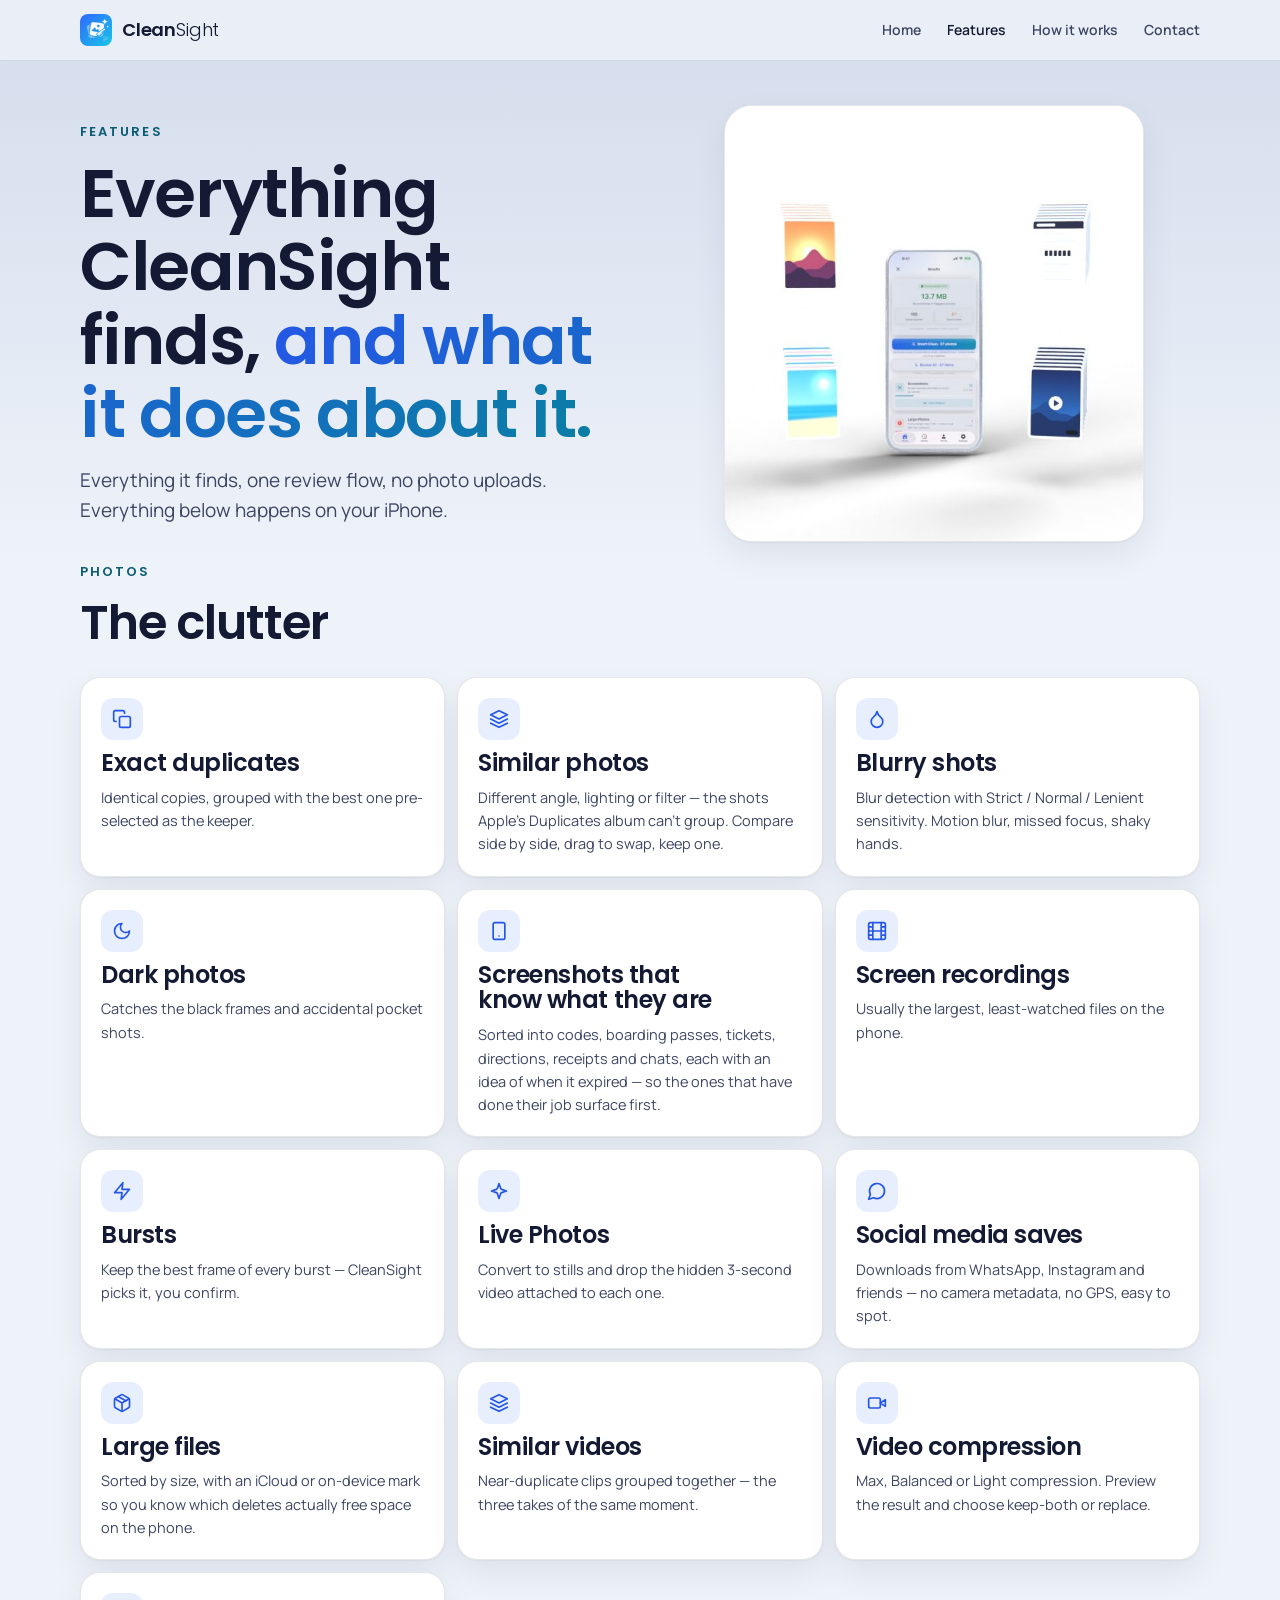
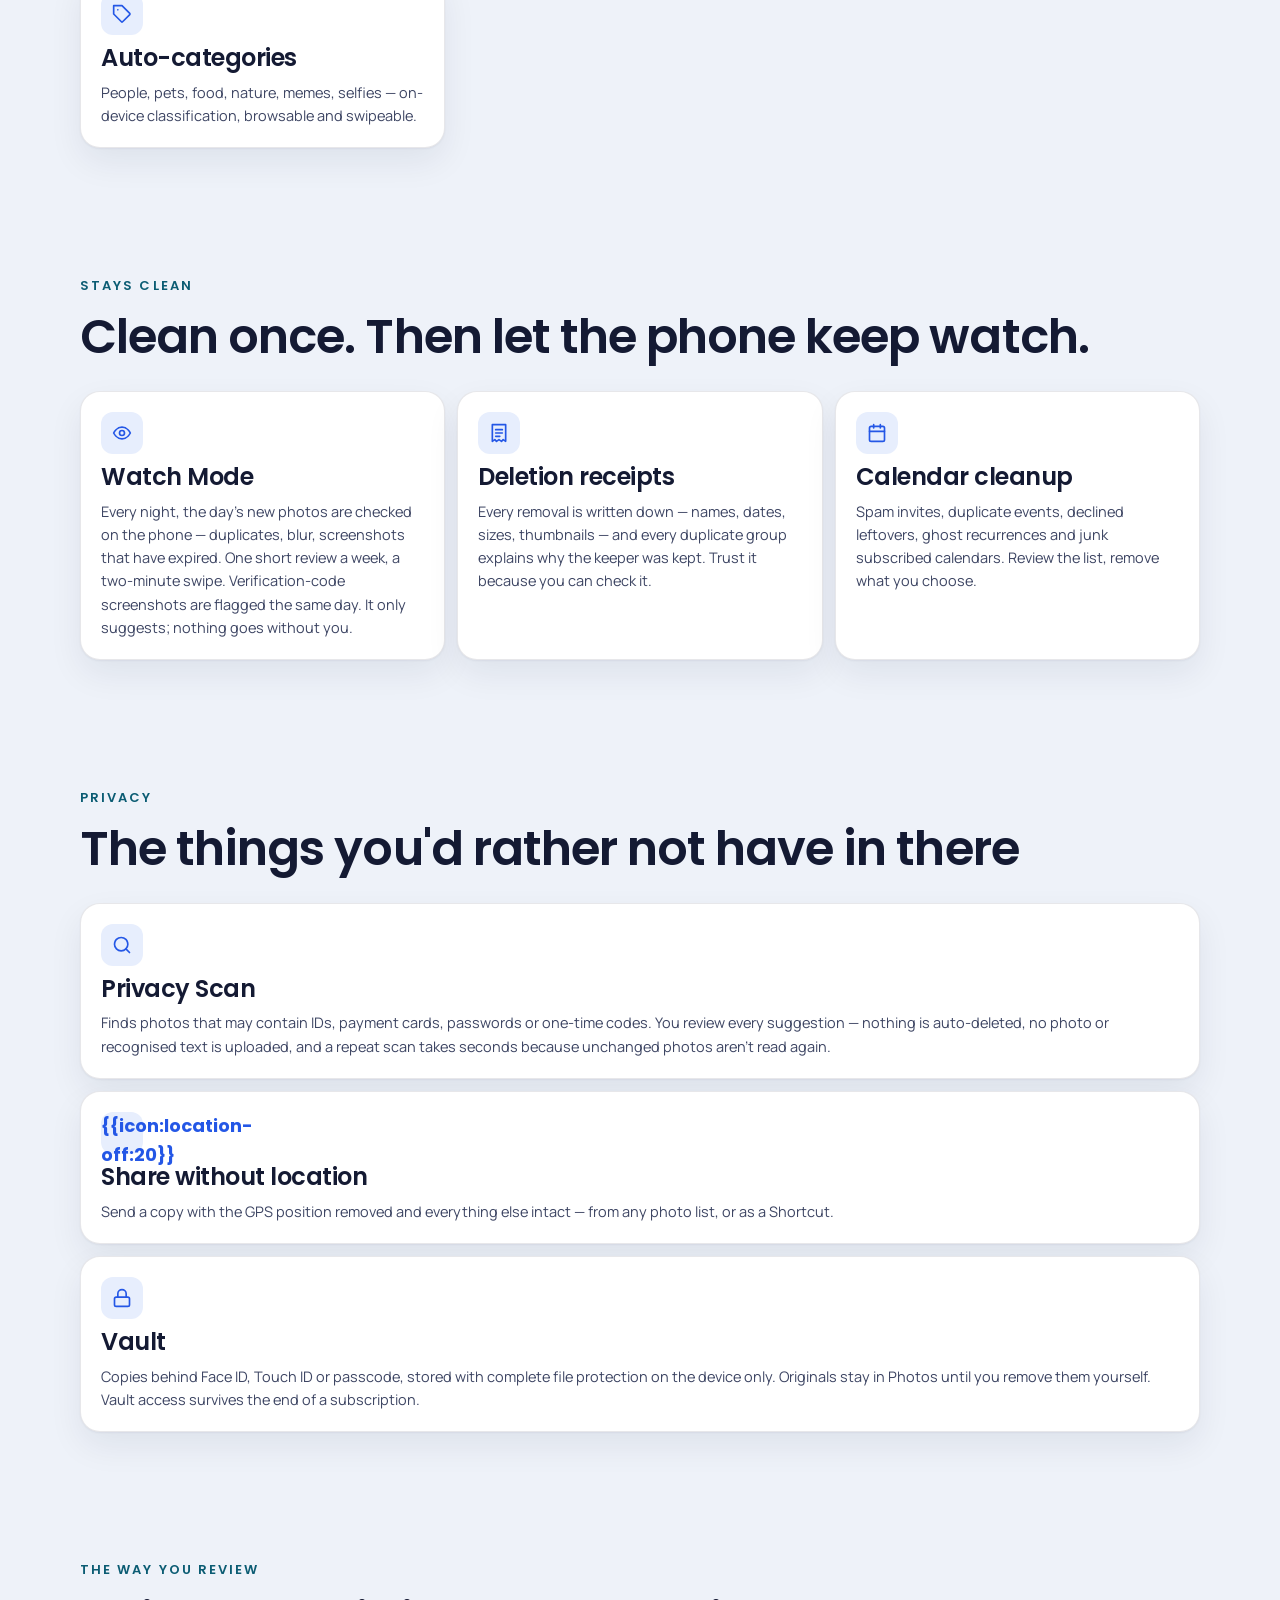
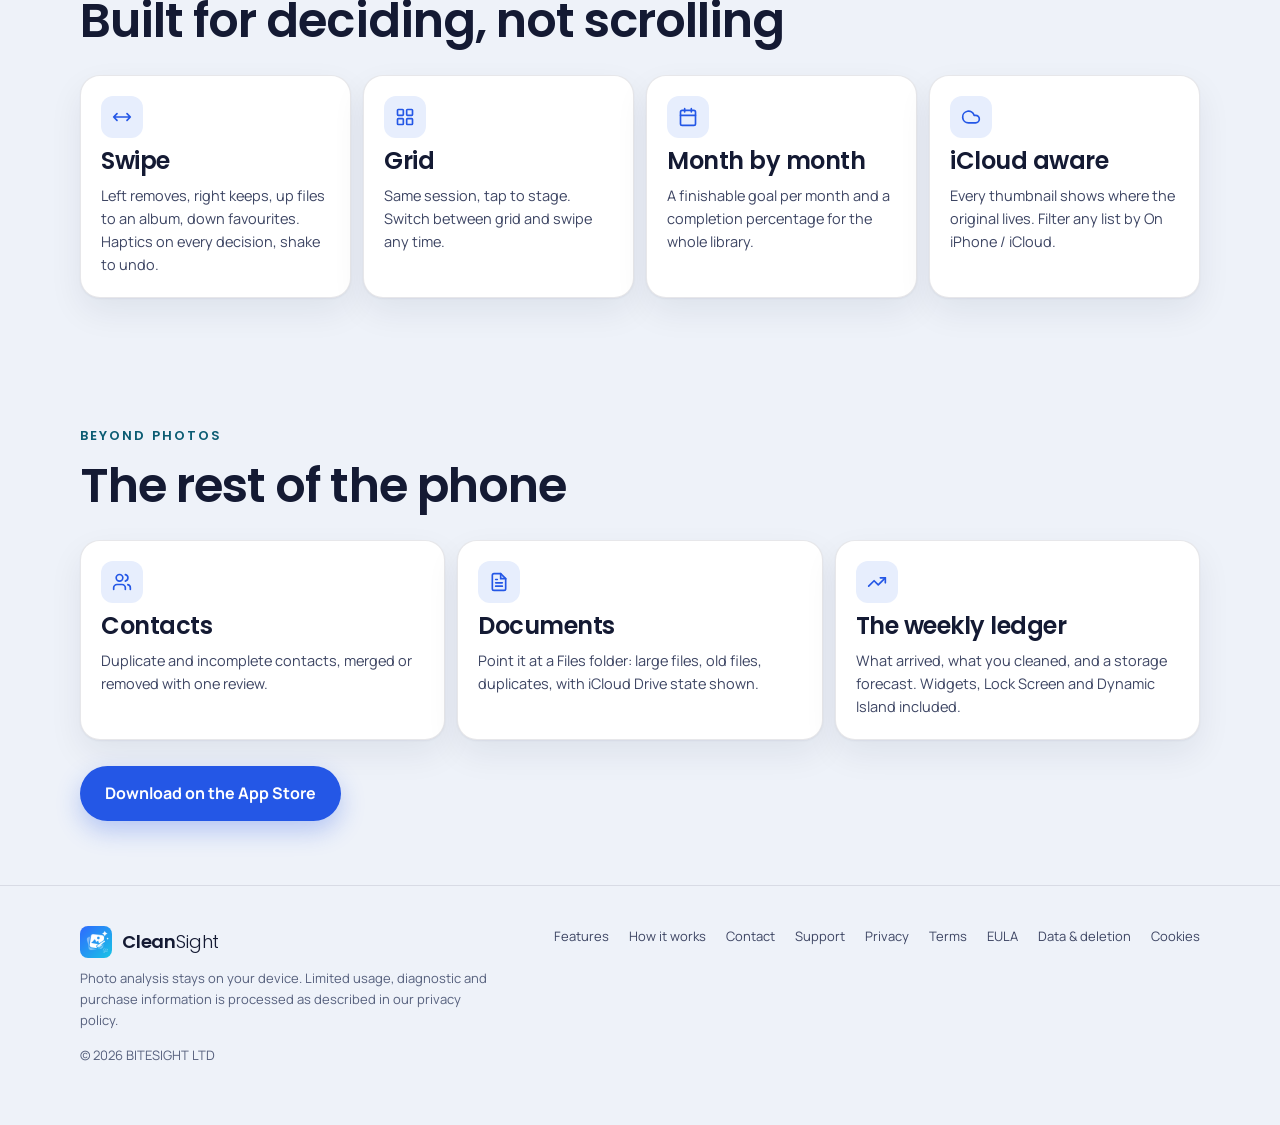
<file: features/index.html>
<!doctype html>
<html lang="en">
<head>
  <meta charset="utf-8">
  <meta name="viewport" content="width=device-width, initial-scale=1, viewport-fit=cover">
  <meta name="description" content="Everything CleanSight finds on iPhone: duplicate and similar photos, blurry shots, screenshots, large videos, plus Privacy Scan and a Private Vault.">
  <meta name="theme-color" content="#D3DCEC">
  <meta name="apple-itunes-app" content="app-id=6814124358">
  <link rel="canonical" href="https://cleansight.ai/features/">
  <meta property="og:site_name" content="CleanSight">
  <meta property="og:title" content="Features: Duplicate Photos, Blurry Shots &amp; Big Videos · CleanSight">
  <meta property="og:description" content="Everything CleanSight finds on iPhone: duplicate and similar photos, blurry shots, screenshots, large videos, plus Privacy Scan and a Private Vault.">
  <meta property="og:url" content="https://cleansight.ai/features/">
  <meta property="og:image" content="https://cleansight.ai/assets/og-card.png">
  <meta property="og:image:width" content="1200">
  <meta property="og:image:height" content="630">
  <meta property="og:image:alt" content="CleanSight, the storage cleaner for iPhone">
  <meta property="og:type" content="website">
  <meta name="twitter:card" content="summary_large_image">
  <title>Features: Duplicate Photos, Blurry Shots &amp; Big Videos · CleanSight</title>
  <link rel="icon" href="/assets/favicon.ico">
  <link rel="apple-touch-icon" href="/assets/apple-touch-icon.png">
  <link rel="preconnect" href="https://fonts.googleapis.com">
  <link rel="preconnect" href="https://fonts.gstatic.com" crossorigin>
  <link href="https://fonts.googleapis.com/css2?family=Poppins:wght@300;600&family=Manrope:wght@400;600;700&display=swap" rel="stylesheet">
  <link rel="stylesheet" href="/assets/site.css?v=c52f4bb8bc">
</head>
<body>
  <div class="aurora" aria-hidden="true"></div>
  <a class="skip" href="#content">Skip to content</a>
  <header class="site-header" id="header">
    <div class="wrap">
      <a class="brand" href="/" aria-label="CleanSight home"><img src="/assets/mark.png" alt="" width="32" height="32"><span class="wm">Clean<span class="light">Sight</span></span></a>
      <nav class="nav" aria-label="Primary"><a href="/">Home</a><a href="/features/" aria-current="page">Features</a><a href="/how-it-works/">How it works</a><a href="/contact/">Contact</a></nav>
      <button class="menu-btn" id="menuBtn" aria-label="Open menu" aria-expanded="false" aria-controls="mobileNav"><svg viewBox="0 0 24 24" fill="none" stroke="currentColor" stroke-width="2" stroke-linecap="round"><path d="M4 7h16M4 12h16M4 17h16"/></svg></button>
    </div>
    <nav class="mobile-nav" id="mobileNav" aria-label="Primary (mobile)"><a href="/">Home</a><a href="/features/" aria-current="page">Features</a><a href="/how-it-works/">How it works</a><a href="/contact/">Contact</a><a href="https://apps.apple.com/app/id6814124358">Download on the App Store</a></nav>
  </header>
  <main id="content" class=""><section class="page-hero">
  <div class="wrap split">
    <div class="section-head reveal">
      <span class="chapter">Features</span>
      <h1>Everything CleanSight finds, <span class="grad-text">and what it does about it.</span></h1>
      <p class="lead">Everything it finds, one review flow, no photo uploads. Everything below happens on your iPhone.</p>
    </div>
    <div class="stage reveal">
      <video class="motion piles" muted loop playsinline preload="none" width="576" height="600"
        poster="/assets/media/piles.jpg" data-src="/assets/media/piles.mp4"
        aria-label="Photos floating around an iPhone gather into four neat piles: duplicates, blurry shots, screenshots and large videos."></video>
    </div>
  </div>
</section>

<section style="padding-top:0">
  <div class="wrap">
    <div class="section-head reveal"><span class="chapter">Photos</span><h2>The clutter</h2></div>
    <div class="grid">
      <div class="feature glass reveal"><div class="icon"><svg class="ic" width="20" height="20" viewBox="0 0 24 24" fill="none" stroke="currentColor" stroke-width="2" stroke-linecap="round" stroke-linejoin="round" aria-hidden="true"><rect x="9" y="9" width="13" height="13" rx="2"/><path d="M5 15H4a2 2 0 0 1-2-2V4a2 2 0 0 1 2-2h9a2 2 0 0 1 2 2v1"/></svg></div><h3>Exact duplicates</h3><p>Identical copies, grouped with the best one pre-selected as the keeper.</p></div>
      <div class="feature glass reveal"><div class="icon"><svg class="ic" width="20" height="20" viewBox="0 0 24 24" fill="none" stroke="currentColor" stroke-width="2" stroke-linecap="round" stroke-linejoin="round" aria-hidden="true"><path d="m12 2 10 5-10 5L2 7l10-5z"/><path d="m2 12 10 5 10-5"/><path d="m2 17 10 5 10-5"/></svg></div><h3>Similar photos</h3><p>Different angle, lighting or filter — the shots Apple's Duplicates album can't group. Compare side by side, drag to swap, keep one.</p></div>
      <div class="feature glass reveal"><div class="icon"><svg class="ic" width="20" height="20" viewBox="0 0 24 24" fill="none" stroke="currentColor" stroke-width="2" stroke-linecap="round" stroke-linejoin="round" aria-hidden="true"><path d="M12 22a7 7 0 0 0 7-7c0-2-1-3.9-3-5.5s-3.5-4-4-6.5c-.5 2.5-2 4.9-4 6.5C6 11.1 5 13 5 15a7 7 0 0 0 7 7z"/></svg></div><h3>Blurry shots</h3><p>Blur detection with Strict / Normal / Lenient sensitivity. Motion blur, missed focus, shaky hands.</p></div>
      <div class="feature glass reveal"><div class="icon"><svg class="ic" width="20" height="20" viewBox="0 0 24 24" fill="none" stroke="currentColor" stroke-width="2" stroke-linecap="round" stroke-linejoin="round" aria-hidden="true"><path d="M12 3a6 6 0 0 0 9 9 9 9 0 1 1-9-9z"/></svg></div><h3>Dark photos</h3><p>Catches the black frames and accidental pocket shots.</p></div>
      <div class="feature glass reveal"><div class="icon"><svg class="ic" width="20" height="20" viewBox="0 0 24 24" fill="none" stroke="currentColor" stroke-width="2" stroke-linecap="round" stroke-linejoin="round" aria-hidden="true"><rect x="5" y="2" width="14" height="20" rx="2"/><path d="M12 18h.01"/></svg></div><h3>Screenshots that know what they are</h3><p>Sorted into codes, boarding passes, tickets, directions, receipts and chats, each with an idea of when it expired — so the ones that have done their job surface first.</p></div>
      <div class="feature glass reveal"><div class="icon"><svg class="ic" width="20" height="20" viewBox="0 0 24 24" fill="none" stroke="currentColor" stroke-width="2" stroke-linecap="round" stroke-linejoin="round" aria-hidden="true"><rect x="2" y="2" width="20" height="20" rx="2"/><path d="M7 2v20M17 2v20M2 12h20M2 7h5M2 17h5M17 17h5M17 7h5"/></svg></div><h3>Screen recordings</h3><p>Usually the largest, least-watched files on the phone.</p></div>
      <div class="feature glass reveal"><div class="icon"><svg class="ic" width="20" height="20" viewBox="0 0 24 24" fill="none" stroke="currentColor" stroke-width="2" stroke-linecap="round" stroke-linejoin="round" aria-hidden="true"><path d="M13 2 3 14h9l-1 8 10-12h-9l1-8z"/></svg></div><h3>Bursts</h3><p>Keep the best frame of every burst — CleanSight picks it, you confirm.</p></div>
      <div class="feature glass reveal"><div class="icon"><svg class="ic" width="20" height="20" viewBox="0 0 24 24" fill="none" stroke="currentColor" stroke-width="2" stroke-linecap="round" stroke-linejoin="round" aria-hidden="true"><path d="m12 3 1.9 5.8a2 2 0 0 0 1.3 1.3L21 12l-5.8 1.9a2 2 0 0 0-1.3 1.3L12 21l-1.9-5.8a2 2 0 0 0-1.3-1.3L3 12l5.8-1.9a2 2 0 0 0 1.3-1.3L12 3z"/></svg></div><h3>Live Photos</h3><p>Convert to stills and drop the hidden 3-second video attached to each one.</p></div>
      <div class="feature glass reveal"><div class="icon"><svg class="ic" width="20" height="20" viewBox="0 0 24 24" fill="none" stroke="currentColor" stroke-width="2" stroke-linecap="round" stroke-linejoin="round" aria-hidden="true"><path d="M7.9 20A9 9 0 1 0 4 16.1L2 22l5.9-2z"/></svg></div><h3>Social media saves</h3><p>Downloads from WhatsApp, Instagram and friends — no camera metadata, no GPS, easy to spot.</p></div>
      <div class="feature glass reveal"><div class="icon"><svg class="ic" width="20" height="20" viewBox="0 0 24 24" fill="none" stroke="currentColor" stroke-width="2" stroke-linecap="round" stroke-linejoin="round" aria-hidden="true"><path d="M16.5 9.4 7.5 4.21"/><path d="M21 16V8a2 2 0 0 0-1-1.73l-7-4a2 2 0 0 0-2 0l-7 4A2 2 0 0 0 3 8v8a2 2 0 0 0 1 1.73l7 4a2 2 0 0 0 2 0l7-4A2 2 0 0 0 21 16z"/><path d="m3.3 7 8.7 5 8.7-5M12 22V12"/></svg></div><h3>Large files</h3><p>Sorted by size, with an iCloud or on-device mark so you know which deletes actually free space on the phone.</p></div>
      <div class="feature glass reveal"><div class="icon"><svg class="ic" width="20" height="20" viewBox="0 0 24 24" fill="none" stroke="currentColor" stroke-width="2" stroke-linecap="round" stroke-linejoin="round" aria-hidden="true"><path d="m12 2 10 5-10 5L2 7l10-5z"/><path d="m2 12 10 5 10-5"/><path d="m2 17 10 5 10-5"/></svg></div><h3>Similar videos</h3><p>Near-duplicate clips grouped together — the three takes of the same moment.</p></div>
      <div class="feature glass reveal"><div class="icon"><svg class="ic" width="20" height="20" viewBox="0 0 24 24" fill="none" stroke="currentColor" stroke-width="2" stroke-linecap="round" stroke-linejoin="round" aria-hidden="true"><path d="m22 8-6 4 6 4V8z"/><rect x="2" y="6" width="14" height="12" rx="2"/></svg></div><h3>Video compression</h3><p>Max, Balanced or Light compression. Preview the result and choose keep-both or replace.</p></div>
      <div class="feature glass reveal"><div class="icon"><svg class="ic" width="20" height="20" viewBox="0 0 24 24" fill="none" stroke="currentColor" stroke-width="2" stroke-linecap="round" stroke-linejoin="round" aria-hidden="true"><path d="M12 2H2v10l9.3 9.3a1 1 0 0 0 1.4 0l8.6-8.6a1 1 0 0 0 0-1.4L12 2z"/><path d="M7 7h.01"/></svg></div><h3>Auto-categories</h3><p>People, pets, food, nature, memes, selfies — on-device classification, browsable and swipeable.</p></div>
    </div>
  </div>
</section>

<section>
  <div class="wrap">
    <div class="section-head reveal"><span class="chapter">Stays clean</span><h2>Clean once. Then let the phone keep watch.</h2></div>
    <div class="grid">
      <div class="feature glass reveal"><div class="icon"><svg class="ic" width="20" height="20" viewBox="0 0 24 24" fill="none" stroke="currentColor" stroke-width="2" stroke-linecap="round" stroke-linejoin="round" aria-hidden="true"><path d="M2 12s3.5-7 10-7 10 7 10 7-3.5 7-10 7S2 12 2 12z"/><circle cx="12" cy="12" r="3"/></svg></div><h3>Watch Mode</h3><p>Every night, the day's new photos are checked on the phone — duplicates, blur, screenshots that have expired. One short review a week, a two-minute swipe. Verification-code screenshots are flagged the same day. It only suggests; nothing goes without you.</p></div>
      <div class="feature glass reveal"><div class="icon"><svg class="ic" width="20" height="20" viewBox="0 0 24 24" fill="none" stroke="currentColor" stroke-width="2" stroke-linecap="round" stroke-linejoin="round" aria-hidden="true"><path d="M4 2h16v20l-3-2-2 2-3-2-3 2-2-2-3 2V2z"/><path d="M8 8h8M8 12h8M8 16h5"/></svg></div><h3>Deletion receipts</h3><p>Every removal is written down — names, dates, sizes, thumbnails — and every duplicate group explains why the keeper was kept. Trust it because you can check it.</p></div>
      <div class="feature glass reveal"><div class="icon"><svg class="ic" width="20" height="20" viewBox="0 0 24 24" fill="none" stroke="currentColor" stroke-width="2" stroke-linecap="round" stroke-linejoin="round" aria-hidden="true"><rect x="3" y="4" width="18" height="18" rx="2"/><path d="M16 2v4M8 2v4M3 10h18"/></svg></div><h3>Calendar cleanup</h3><p>Spam invites, duplicate events, declined leftovers, ghost recurrences and junk subscribed calendars. Review the list, remove what you choose.</p></div>
    </div>
  </div>
</section>

<section>
  <div class="wrap">
    <div class="section-head reveal"><span class="chapter">Privacy</span><h2>The things you'd rather not have in there</h2></div>
    <div class="grid" style="grid-template-columns:1fr">
      <div class="feature glass reveal"><div class="icon"><svg class="ic" width="20" height="20" viewBox="0 0 24 24" fill="none" stroke="currentColor" stroke-width="2" stroke-linecap="round" stroke-linejoin="round" aria-hidden="true"><circle cx="11" cy="11" r="8"/><path d="m21 21-4.3-4.3"/></svg></div><h3>Privacy Scan</h3><p>Finds photos that may contain IDs, payment cards, passwords or one-time codes. You review every suggestion — nothing is auto-deleted, no photo or recognised text is uploaded, and a repeat scan takes seconds because unchanged photos aren't read again.</p></div>
      <div class="feature glass reveal"><div class="icon">{{icon:location-off:20}}</div><h3>Share without location</h3><p>Send a copy with the GPS position removed and everything else intact — from any photo list, or as a Shortcut.</p></div>
      <div class="feature glass reveal"><div class="icon"><svg class="ic" width="20" height="20" viewBox="0 0 24 24" fill="none" stroke="currentColor" stroke-width="2" stroke-linecap="round" stroke-linejoin="round" aria-hidden="true"><rect x="3" y="11" width="18" height="11" rx="2"/><path d="M7 11V7a5 5 0 0 1 10 0v4"/></svg></div><h3>Vault</h3><p>Copies behind Face ID, Touch ID or passcode, stored with complete file protection on the device only. Originals stay in Photos until you remove them yourself. Vault access survives the end of a subscription.</p></div>
    </div>
  </div>
</section>

<section>
  <div class="wrap">
    <div class="section-head reveal"><span class="chapter">The way you review</span><h2>Built for deciding, not scrolling</h2></div>
    <div class="grid four">
      <div class="feature glass reveal"><div class="icon"><svg class="ic" width="20" height="20" viewBox="0 0 24 24" fill="none" stroke="currentColor" stroke-width="2" stroke-linecap="round" stroke-linejoin="round" aria-hidden="true"><path d="m18 8 4 4-4 4M6 8l-4 4 4 4M2 12h20"/></svg></div><h3>Swipe</h3><p>Left removes, right keeps, up files to an album, down favourites. Haptics on every decision, shake to undo.</p></div>
      <div class="feature glass reveal"><div class="icon"><svg class="ic" width="20" height="20" viewBox="0 0 24 24" fill="none" stroke="currentColor" stroke-width="2" stroke-linecap="round" stroke-linejoin="round" aria-hidden="true"><rect x="3" y="3" width="7" height="7" rx="1"/><rect x="14" y="3" width="7" height="7" rx="1"/><rect x="14" y="14" width="7" height="7" rx="1"/><rect x="3" y="14" width="7" height="7" rx="1"/></svg></div><h3>Grid</h3><p>Same session, tap to stage. Switch between grid and swipe any time.</p></div>
      <div class="feature glass reveal"><div class="icon"><svg class="ic" width="20" height="20" viewBox="0 0 24 24" fill="none" stroke="currentColor" stroke-width="2" stroke-linecap="round" stroke-linejoin="round" aria-hidden="true"><rect x="3" y="4" width="18" height="18" rx="2"/><path d="M16 2v4M8 2v4M3 10h18"/></svg></div><h3>Month by month</h3><p>A finishable goal per month and a completion percentage for the whole library.</p></div>
      <div class="feature glass reveal"><div class="icon"><svg class="ic" width="20" height="20" viewBox="0 0 24 24" fill="none" stroke="currentColor" stroke-width="2" stroke-linecap="round" stroke-linejoin="round" aria-hidden="true"><path d="M17.5 19H9a7 7 0 1 1 6.7-9h1.8a4.5 4.5 0 1 1 0 9z"/></svg></div><h3>iCloud aware</h3><p>Every thumbnail shows where the original lives. Filter any list by On iPhone / iCloud.</p></div>
    </div>
  </div>
</section>

<section>
  <div class="wrap">
    <div class="section-head reveal"><span class="chapter">Beyond photos</span><h2>The rest of the phone</h2></div>
    <div class="grid">
      <div class="feature glass reveal"><div class="icon"><svg class="ic" width="20" height="20" viewBox="0 0 24 24" fill="none" stroke="currentColor" stroke-width="2" stroke-linecap="round" stroke-linejoin="round" aria-hidden="true"><path d="M16 21v-2a4 4 0 0 0-4-4H6a4 4 0 0 0-4 4v2"/><circle cx="9" cy="7" r="4"/><path d="M22 21v-2a4 4 0 0 0-3-3.9M16 3.1a4 4 0 0 1 0 7.8"/></svg></div><h3>Contacts</h3><p>Duplicate and incomplete contacts, merged or removed with one review.</p></div>
      <div class="feature glass reveal"><div class="icon"><svg class="ic" width="20" height="20" viewBox="0 0 24 24" fill="none" stroke="currentColor" stroke-width="2" stroke-linecap="round" stroke-linejoin="round" aria-hidden="true"><path d="M14 2H6a2 2 0 0 0-2 2v16a2 2 0 0 0 2 2h12a2 2 0 0 0 2-2V8l-6-6z"/><path d="M14 2v6h6M16 13H8M16 17H8M10 9H8"/></svg></div><h3>Documents</h3><p>Point it at a Files folder: large files, old files, duplicates, with iCloud Drive state shown.</p></div>
      <div class="feature glass reveal"><div class="icon"><svg class="ic" width="20" height="20" viewBox="0 0 24 24" fill="none" stroke="currentColor" stroke-width="2" stroke-linecap="round" stroke-linejoin="round" aria-hidden="true"><path d="m22 7-8.5 8.5-5-5L2 17"/><path d="M16 7h6v6"/></svg></div><h3>The weekly ledger</h3><p>What arrived, what you cleaned, and a storage forecast. Widgets, Lock Screen and Dynamic Island included.</p></div>
    </div>
    <p style="margin-top:26px" class="reveal"><a class="btn btn-primary" href="https://apps.apple.com/app/id6814124358">Download on the App Store</a></p>
  </div>
</section>
</main>
  <footer>
    <div class="wrap">
      <div>
        <a class="brand" href="/"><img src="/assets/mark.png" alt="" width="32" height="32"><span class="wm">Clean<span class="light">Sight</span></span></a>
        <p style="margin-top:10px;max-width:52ch">Photo analysis stays on your device. Limited usage, diagnostic and purchase information is processed as described in our privacy policy.</p>
        <p style="margin-top:14px">© 2026 BITESIGHT LTD</p>
      </div>
      <nav aria-label="Footer"><a href="/features/">Features</a><a href="/how-it-works/">How it works</a><a href="/contact/">Contact</a><a href="/support/">Support</a><a href="/privacy/">Privacy</a><a href="/terms/">Terms</a><a href="/eula/">EULA</a><a href="/data-deletion/">Data &amp; deletion</a><a href="/cookies/">Cookies</a></nav>
    </div>
  </footer>
  <script src="/assets/site.js?v=c52f4bb8bc" defer></script>
</body>
</html>
</file>
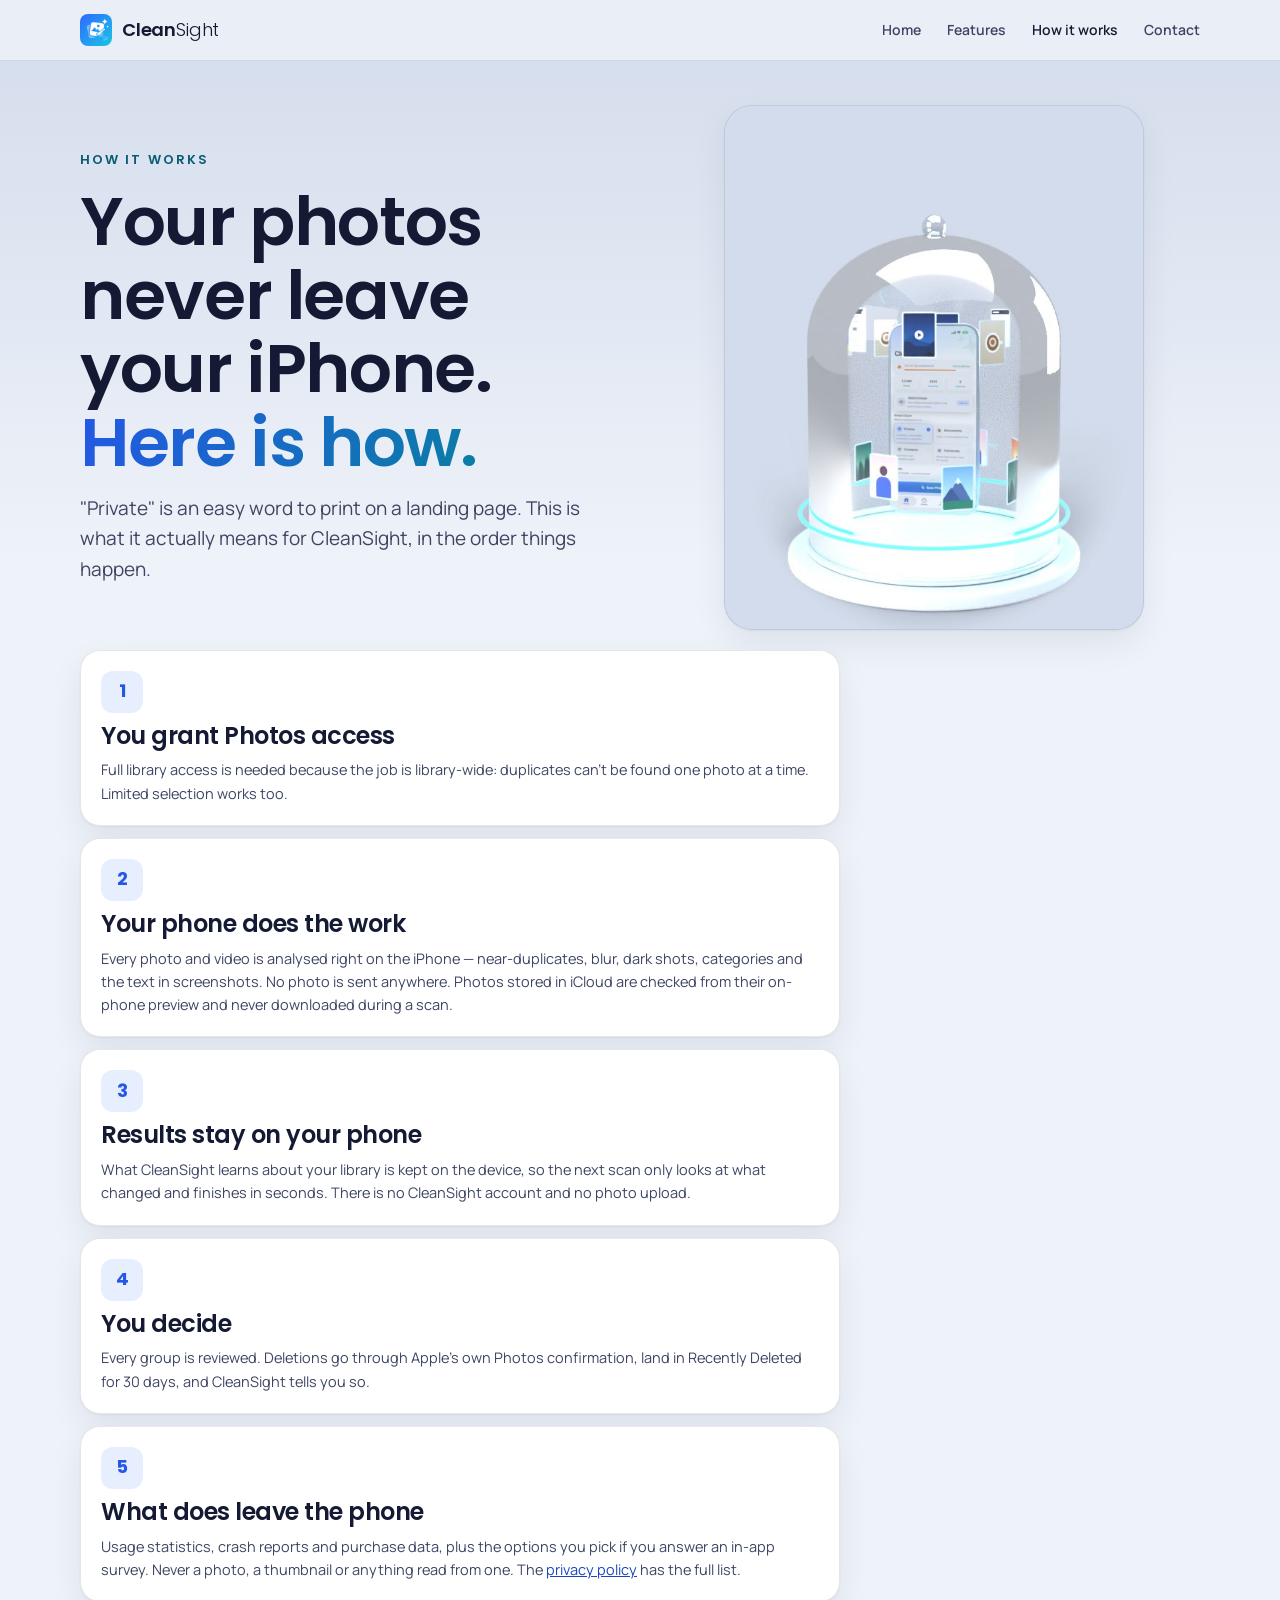
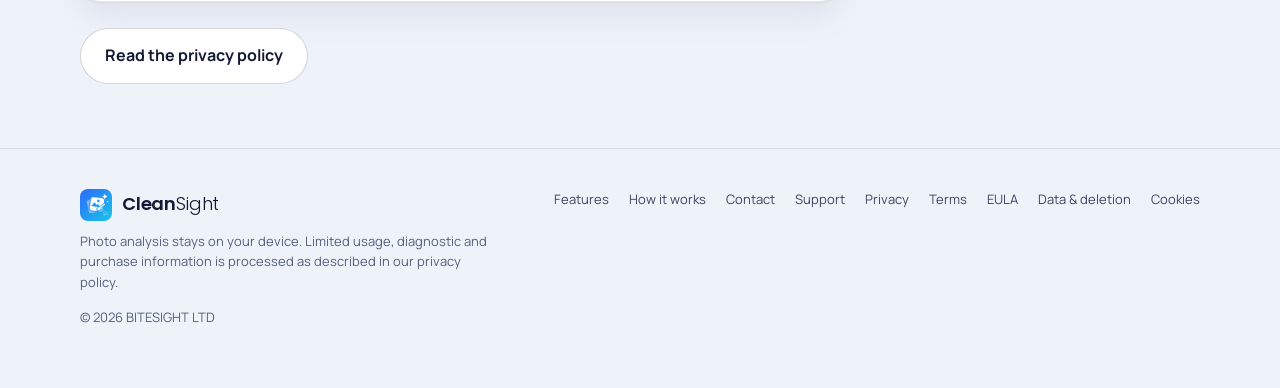
<file: how-it-works/index.html>
<!doctype html>
<html lang="en">
<head>
  <meta charset="utf-8">
  <meta name="viewport" content="width=device-width, initial-scale=1, viewport-fit=cover">
  <meta name="description" content="How CleanSight scans your photo library on the device, groups what you can clear, and lets you review every photo before anything is deleted.">
  <meta name="theme-color" content="#D3DCEC">
  <meta name="apple-itunes-app" content="app-id=6814124358">
  <link rel="canonical" href="https://cleansight.ai/how-it-works/">
  <meta property="og:site_name" content="CleanSight">
  <meta property="og:title" content="How CleanSight Cleans Up Your iPhone Photos">
  <meta property="og:description" content="How CleanSight scans your photo library on the device, groups what you can clear, and lets you review every photo before anything is deleted.">
  <meta property="og:url" content="https://cleansight.ai/how-it-works/">
  <meta property="og:image" content="https://cleansight.ai/assets/og-card.png">
  <meta property="og:image:width" content="1200">
  <meta property="og:image:height" content="630">
  <meta property="og:image:alt" content="CleanSight, the storage cleaner for iPhone">
  <meta property="og:type" content="website">
  <meta name="twitter:card" content="summary_large_image">
  <title>How CleanSight Cleans Up Your iPhone Photos</title>
  <link rel="icon" href="/assets/favicon.ico">
  <link rel="apple-touch-icon" href="/assets/apple-touch-icon.png">
  <link rel="preconnect" href="https://fonts.googleapis.com">
  <link rel="preconnect" href="https://fonts.gstatic.com" crossorigin>
  <link href="https://fonts.googleapis.com/css2?family=Poppins:wght@300;600&family=Manrope:wght@400;600;700&display=swap" rel="stylesheet">
  <link rel="stylesheet" href="/assets/site.css?v=c52f4bb8bc">
</head>
<body>
  <div class="aurora" aria-hidden="true"></div>
  <a class="skip" href="#content">Skip to content</a>
  <header class="site-header" id="header">
    <div class="wrap">
      <a class="brand" href="/" aria-label="CleanSight home"><img src="/assets/mark.png" alt="" width="32" height="32"><span class="wm">Clean<span class="light">Sight</span></span></a>
      <nav class="nav" aria-label="Primary"><a href="/">Home</a><a href="/features/">Features</a><a href="/how-it-works/" aria-current="page">How it works</a><a href="/contact/">Contact</a></nav>
      <button class="menu-btn" id="menuBtn" aria-label="Open menu" aria-expanded="false" aria-controls="mobileNav"><svg viewBox="0 0 24 24" fill="none" stroke="currentColor" stroke-width="2" stroke-linecap="round"><path d="M4 7h16M4 12h16M4 17h16"/></svg></button>
    </div>
    <nav class="mobile-nav" id="mobileNav" aria-label="Primary (mobile)"><a href="/">Home</a><a href="/features/">Features</a><a href="/how-it-works/" aria-current="page">How it works</a><a href="/contact/">Contact</a><a href="https://apps.apple.com/app/id6814124358">Download on the App Store</a></nav>
  </header>
  <main id="content" class=""><section class="page-hero">
  <div class="wrap split">
    <div class="section-head reveal">
      <span class="chapter">How it works</span>
      <h1>Your photos never leave your iPhone. <span class="grad-text">Here is how.</span></h1>
      <p class="lead">"Private" is an easy word to print on a landing page. This is what it actually means for CleanSight, in the order things happen.</p>
    </div>
    <div class="stage ice reveal">
      <video class="motion hero-loop" muted loop playsinline preload="none" width="576" height="720"
        poster="/assets/media/hero.jpg" data-src="/assets/media/hero.mp4"
        aria-label="An iPhone running CleanSight under a glass bell. Photos circle inside the glass while a ring of light scans them."></video>
    </div>
  </div>
</section>
<section style="padding-top:0">
  <div class="wrap">
    <div class="grid" style="grid-template-columns:1fr;max-width:760px">
      <div class="feature glass reveal"><div class="icon">1</div><h3>You grant Photos access</h3><p>Full library access is needed because the job is library-wide: duplicates can't be found one photo at a time. Limited selection works too.</p></div>
      <div class="feature glass reveal"><div class="icon">2</div><h3>Your phone does the work</h3><p>Every photo and video is analysed right on the iPhone — near-duplicates, blur, dark shots, categories and the text in screenshots. No photo is sent anywhere. Photos stored in iCloud are checked from their on-phone preview and never downloaded during a scan.</p></div>
      <div class="feature glass reveal"><div class="icon">3</div><h3>Results stay on your phone</h3><p>What CleanSight learns about your library is kept on the device, so the next scan only looks at what changed and finishes in seconds. There is no CleanSight account and no photo upload.</p></div>
      <div class="feature glass reveal"><div class="icon">4</div><h3>You decide</h3><p>Every group is reviewed. Deletions go through Apple's own Photos confirmation, land in Recently Deleted for 30 days, and CleanSight tells you so.</p></div>
      <div class="feature glass reveal"><div class="icon">5</div><h3>What does leave the phone</h3><p>Usage statistics, crash reports and purchase data, plus the options you pick if you answer an in-app survey. Never a photo, a thumbnail or anything read from one. The <a href="/privacy/">privacy policy</a> has the full list.</p></div>
    </div>
    <p style="margin-top:26px" class="reveal"><a class="btn btn-glass" href="/privacy/">Read the privacy policy</a></p>
  </div>
</section>
</main>
  <footer>
    <div class="wrap">
      <div>
        <a class="brand" href="/"><img src="/assets/mark.png" alt="" width="32" height="32"><span class="wm">Clean<span class="light">Sight</span></span></a>
        <p style="margin-top:10px;max-width:52ch">Photo analysis stays on your device. Limited usage, diagnostic and purchase information is processed as described in our privacy policy.</p>
        <p style="margin-top:14px">© 2026 BITESIGHT LTD</p>
      </div>
      <nav aria-label="Footer"><a href="/features/">Features</a><a href="/how-it-works/">How it works</a><a href="/contact/">Contact</a><a href="/support/">Support</a><a href="/privacy/">Privacy</a><a href="/terms/">Terms</a><a href="/eula/">EULA</a><a href="/data-deletion/">Data &amp; deletion</a><a href="/cookies/">Cookies</a></nav>
    </div>
  </footer>
  <script src="/assets/site.js?v=c52f4bb8bc" defer></script>
</body>
</html>
</file>
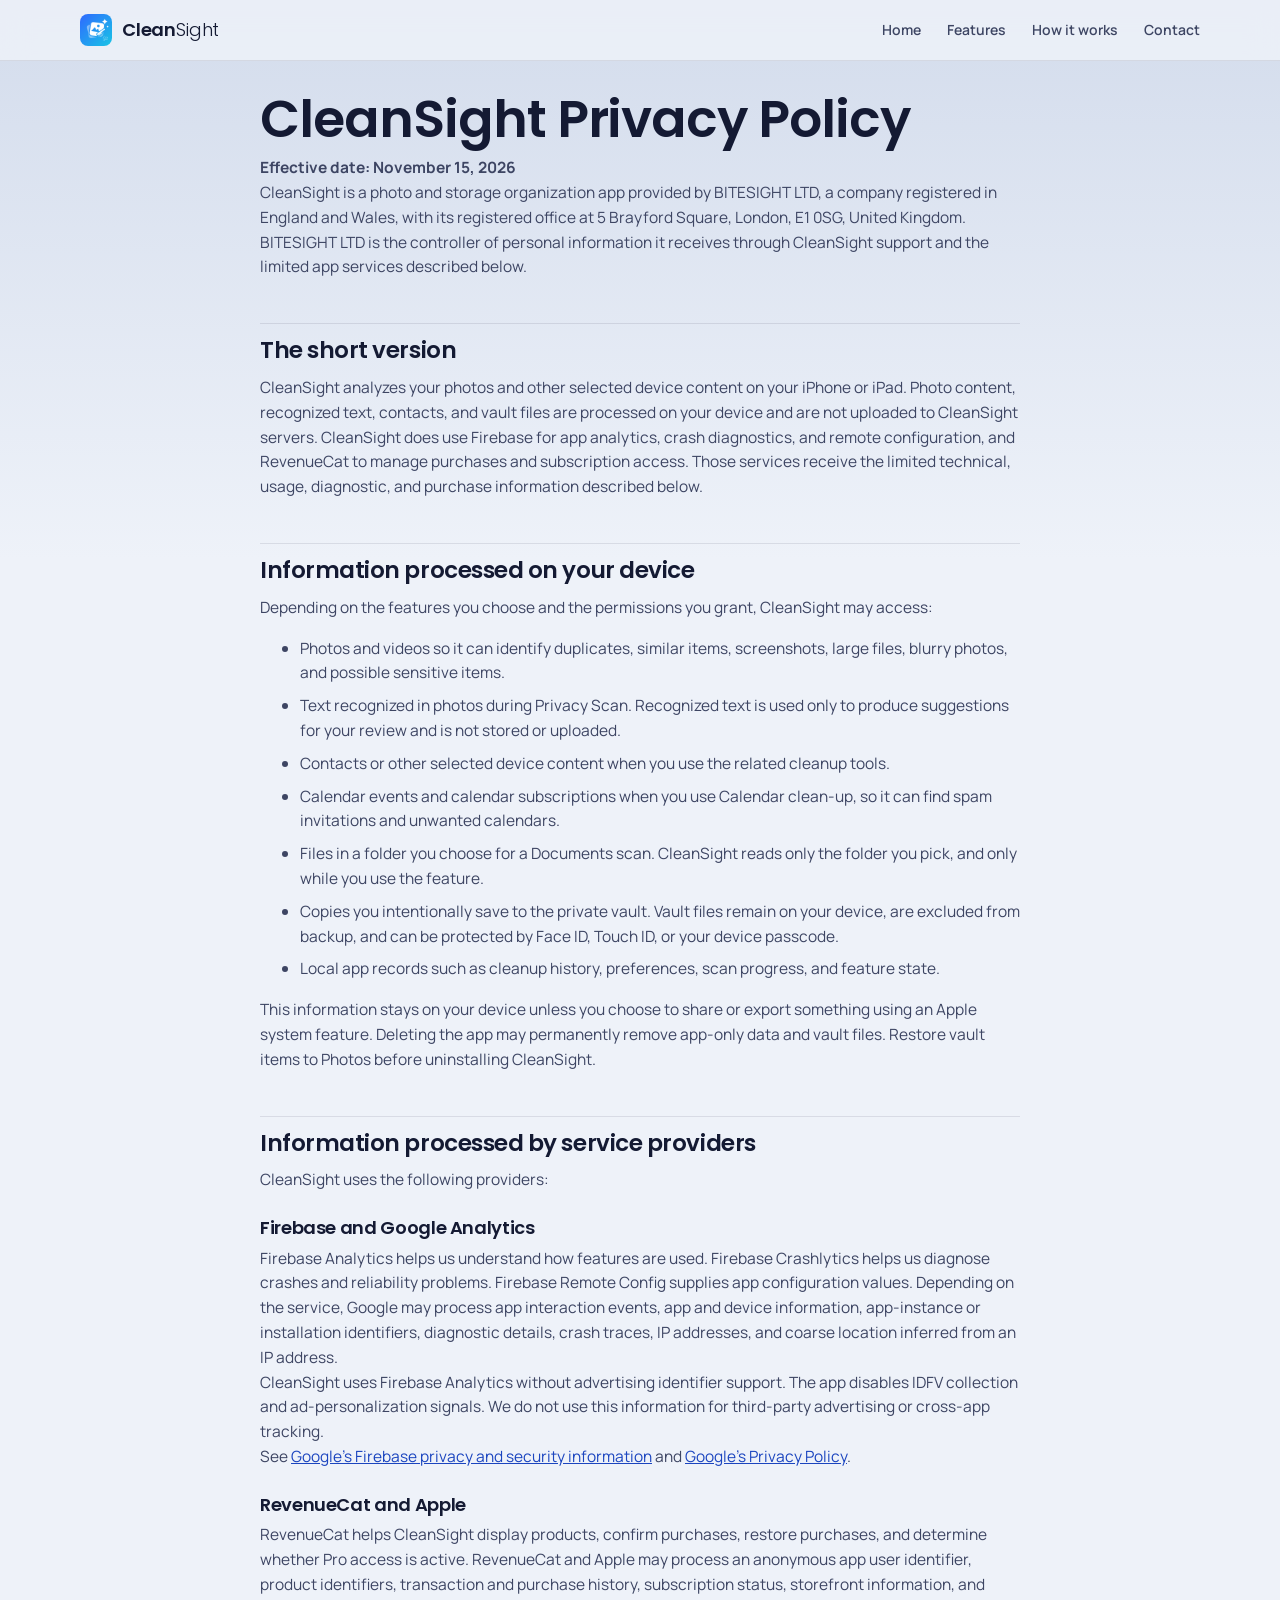
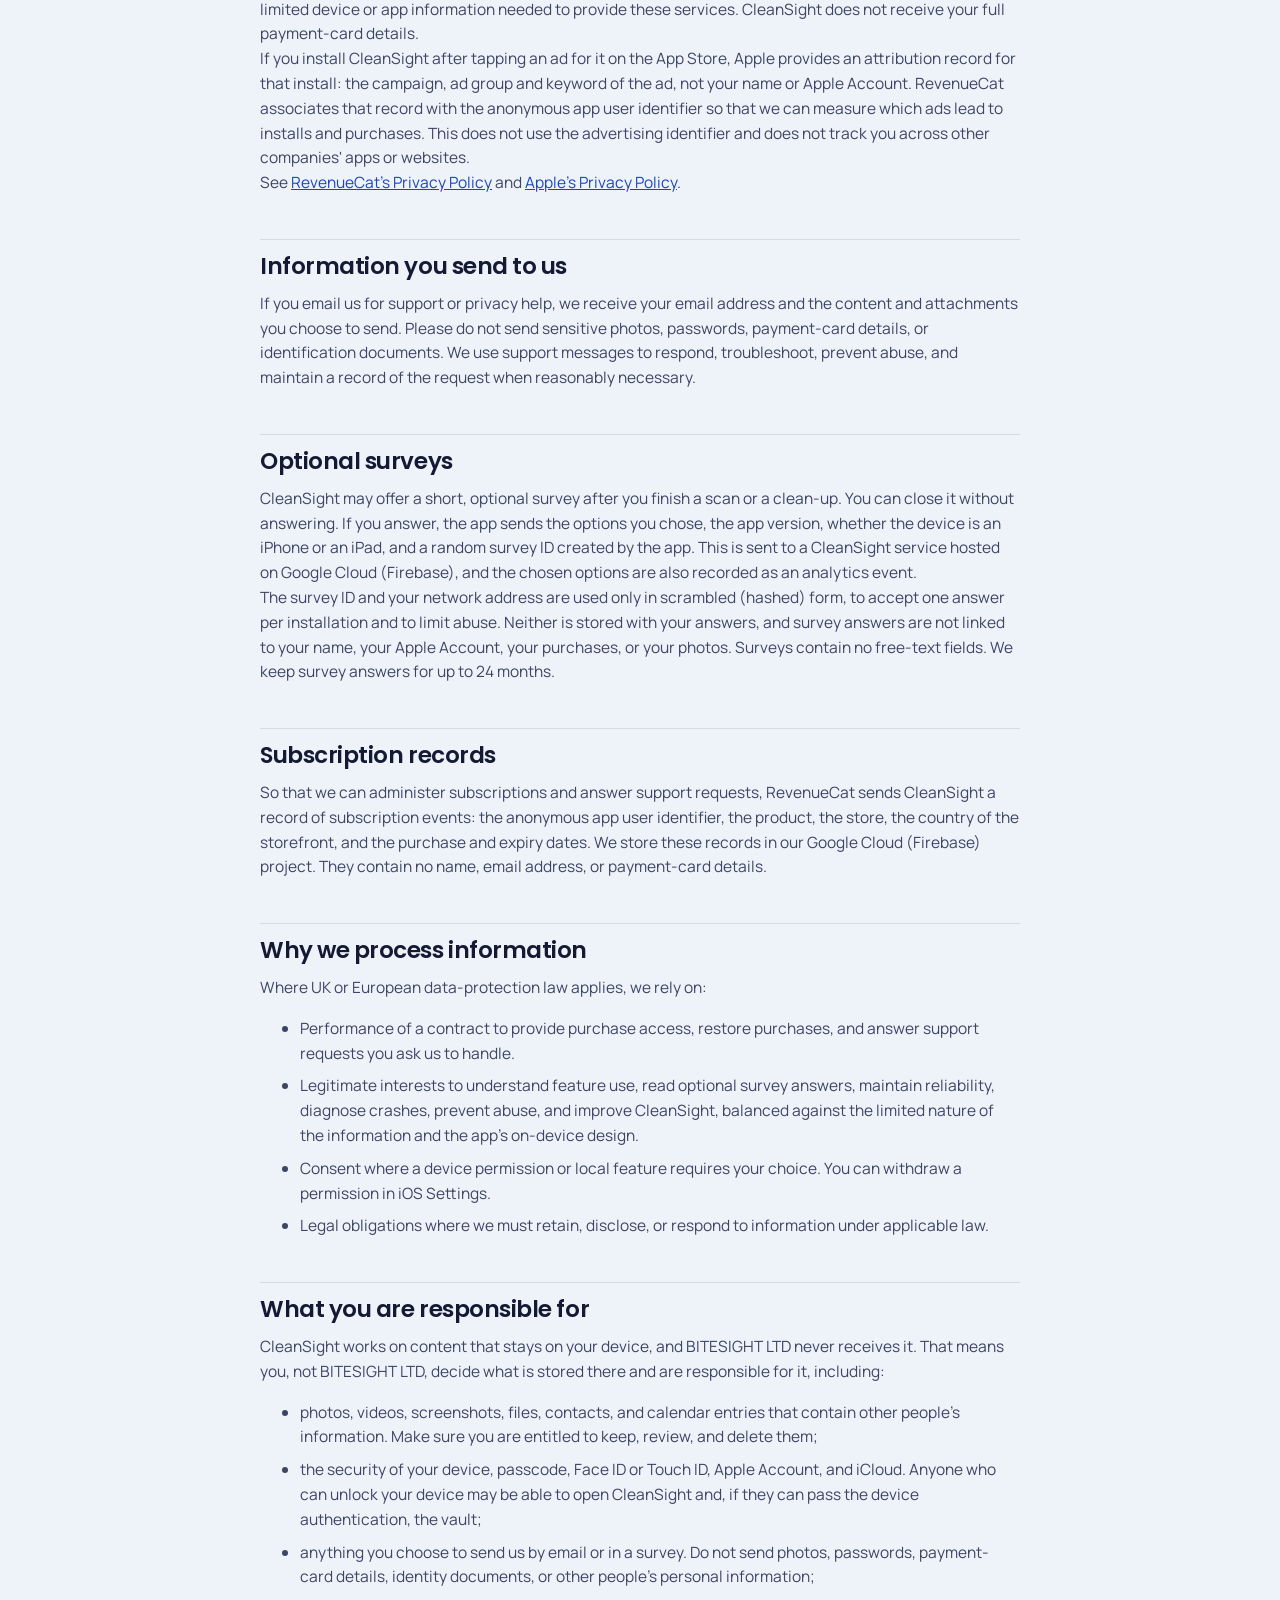
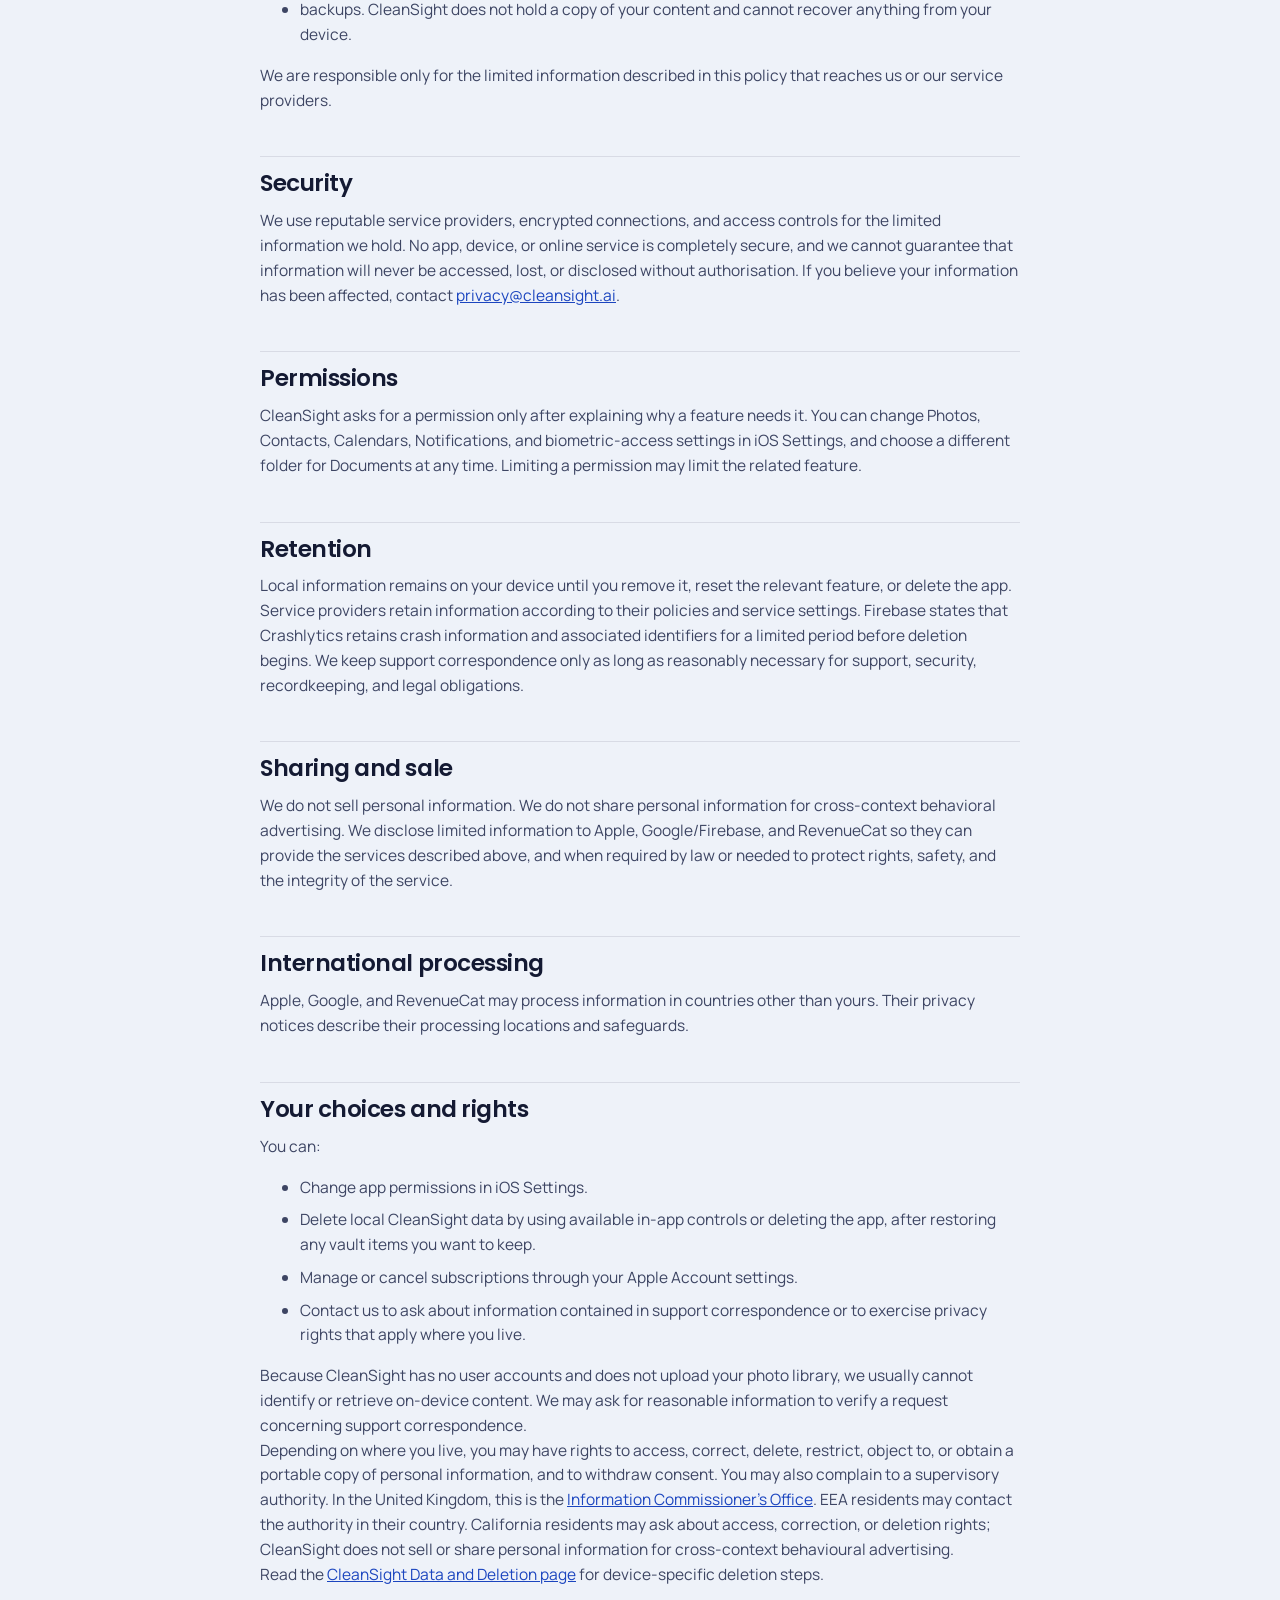
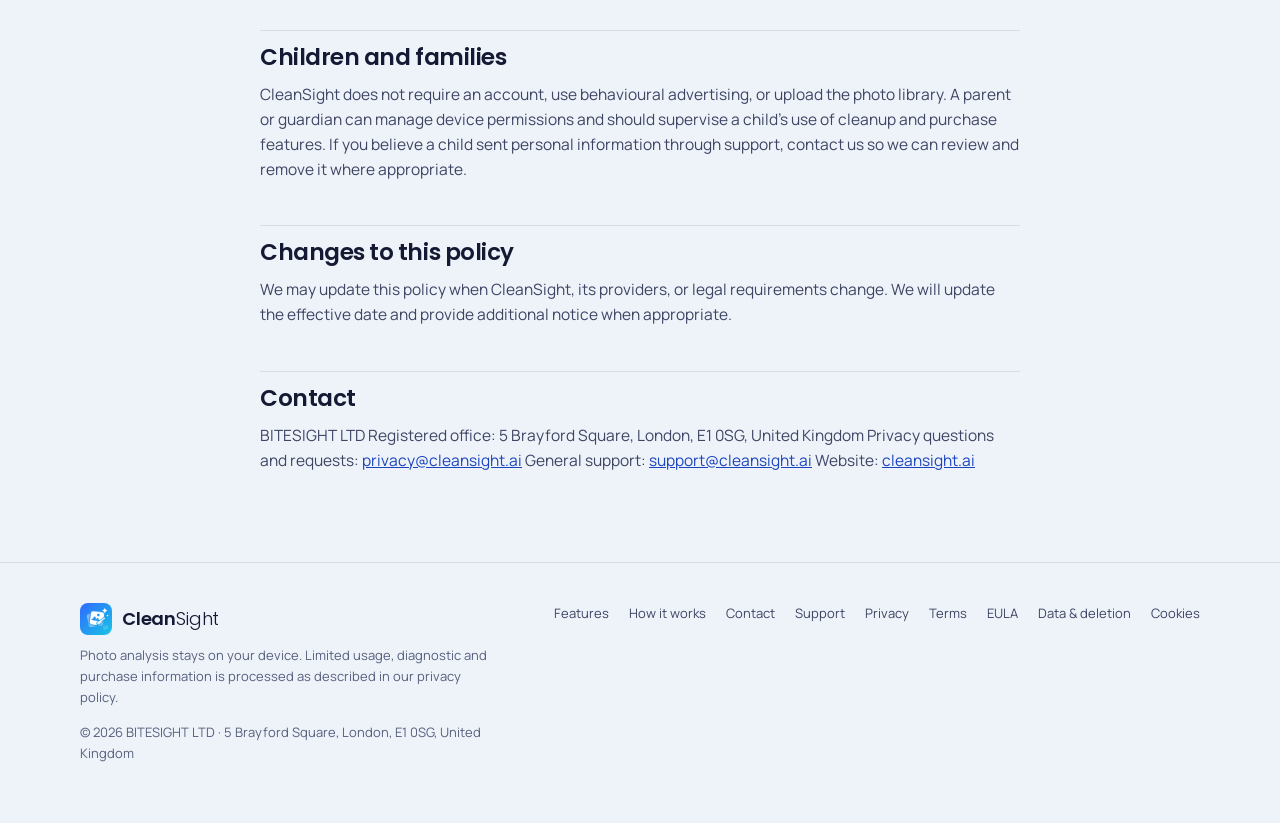
<file: privacy/index.html>
<!doctype html>
<html lang="en">
<head>
  <meta charset="utf-8">
  <meta name="viewport" content="width=device-width, initial-scale=1, viewport-fit=cover">
  <meta name="description" content="How CleanSight processes on-device content, analytics, diagnostics, purchases, and support messages.">
  <meta name="theme-color" content="#D3DCEC">
  <meta name="apple-itunes-app" content="app-id=6814124358">
  <link rel="canonical" href="https://cleansight.ai/privacy/">
  <meta property="og:site_name" content="CleanSight">
  <meta property="og:title" content="CleanSight Privacy Policy">
  <meta property="og:description" content="How CleanSight processes on-device content, analytics, diagnostics, purchases, and support messages.">
  <meta property="og:url" content="https://cleansight.ai/privacy/">
  <meta property="og:image" content="https://cleansight.ai/assets/og-card.png">
  <meta property="og:image:width" content="1200">
  <meta property="og:image:height" content="630">
  <meta property="og:image:alt" content="CleanSight, the storage cleaner for iPhone">
  <meta property="og:type" content="website">
  <meta name="twitter:card" content="summary_large_image">
  <title>CleanSight Privacy Policy</title>
  <link rel="icon" href="/assets/favicon.ico">
  <link rel="apple-touch-icon" href="/assets/apple-touch-icon.png">
  <link rel="preconnect" href="https://fonts.googleapis.com">
  <link rel="preconnect" href="https://fonts.gstatic.com" crossorigin>
  <link href="https://fonts.googleapis.com/css2?family=Poppins:wght@300;600&family=Manrope:wght@400;600;700&display=swap" rel="stylesheet">
  <link rel="stylesheet" href="/assets/site.css?v=c52f4bb8bc">
</head>
<body>
  <div class="aurora" aria-hidden="true"></div>
  <a class="skip" href="#content">Skip to content</a>
  <header class="site-header" id="header">
    <div class="wrap">
      <a class="brand" href="/" aria-label="CleanSight home"><img src="/assets/mark.png" alt="" width="32" height="32"><span class="wm">Clean<span class="light">Sight</span></span></a>
      <nav class="nav" aria-label="Primary"><a href="/">Home</a><a href="/features/">Features</a><a href="/how-it-works/">How it works</a><a href="/contact/">Contact</a></nav>
      <button class="menu-btn" id="menuBtn" aria-label="Open menu" aria-expanded="false" aria-controls="mobileNav"><svg viewBox="0 0 24 24" fill="none" stroke="currentColor" stroke-width="2" stroke-linecap="round"><path d="M4 7h16M4 12h16M4 17h16"/></svg></button>
    </div>
    <nav class="mobile-nav" id="mobileNav" aria-label="Primary (mobile)"><a href="/">Home</a><a href="/features/">Features</a><a href="/how-it-works/">How it works</a><a href="/contact/">Contact</a><a href="https://apps.apple.com/app/id6814124358">Download on the App Store</a></nav>
  </header>
  <main id="content" class="legal-shell"><article><h1>CleanSight Privacy Policy</h1><p><strong>Effective date: November 15, 2026</strong></p>
<p>CleanSight is a photo and storage organization app provided by BITESIGHT LTD, a company registered in England and Wales, with its registered office at 5 Brayford Square, London, E1 0SG, United Kingdom. BITESIGHT LTD is the controller of personal information it receives through CleanSight support and the limited app services described below.</p>
<h2>The short version</h2>
<p>CleanSight analyzes your photos and other selected device content on your iPhone or iPad. Photo content, recognized text, contacts, and vault files are processed on your device and are not uploaded to CleanSight servers. CleanSight does use Firebase for app analytics, crash diagnostics, and remote configuration, and RevenueCat to manage purchases and subscription access. Those services receive the limited technical, usage, diagnostic, and purchase information described below.</p>
<h2>Information processed on your device</h2>
<p>Depending on the features you choose and the permissions you grant, CleanSight may access:</p>
<ul>
<li>Photos and videos so it can identify duplicates, similar items, screenshots, large files, blurry photos, and possible sensitive items.</li>
<li>Text recognized in photos during Privacy Scan. Recognized text is used only to produce suggestions for your review and is not stored or uploaded.</li>
<li>Contacts or other selected device content when you use the related cleanup tools.</li>
<li>Calendar events and calendar subscriptions when you use Calendar clean-up, so it can find spam invitations and unwanted calendars.</li>
<li>Files in a folder you choose for a Documents scan. CleanSight reads only the folder you pick, and only while you use the feature.</li>
<li>Copies you intentionally save to the private vault. Vault files remain on your device, are excluded from backup, and can be protected by Face ID, Touch ID, or your device passcode.</li>
<li>Local app records such as cleanup history, preferences, scan progress, and feature state.</li>
</ul>
<p>This information stays on your device unless you choose to share or export something using an Apple system feature. Deleting the app may permanently remove app-only data and vault files. Restore vault items to Photos before uninstalling CleanSight.</p>
<h2>Information processed by service providers</h2>
<p>CleanSight uses the following providers:</p>
<h3>Firebase and Google Analytics</h3>
<p>Firebase Analytics helps us understand how features are used. Firebase Crashlytics helps us diagnose crashes and reliability problems. Firebase Remote Config supplies app configuration values. Depending on the service, Google may process app interaction events, app and device information, app-instance or installation identifiers, diagnostic details, crash traces, IP addresses, and coarse location inferred from an IP address.</p>
<p>CleanSight uses Firebase Analytics without advertising identifier support. The app disables IDFV collection and ad-personalization signals. We do not use this information for third-party advertising or cross-app tracking.</p>
<p>See <a href="https://firebase.google.com/support/privacy">Google's Firebase privacy and security information</a> and <a href="https://policies.google.com/privacy">Google's Privacy Policy</a>.</p>
<h3>RevenueCat and Apple</h3>
<p>RevenueCat helps CleanSight display products, confirm purchases, restore purchases, and determine whether Pro access is active. RevenueCat and Apple may process an anonymous app user identifier, product identifiers, transaction and purchase history, subscription status, storefront information, and limited device or app information needed to provide these services. CleanSight does not receive your full payment-card details.</p>
<p>If you install CleanSight after tapping an ad for it on the App Store, Apple provides an attribution record for that install: the campaign, ad group and keyword of the ad, not your name or Apple Account. RevenueCat associates that record with the anonymous app user identifier so that we can measure which ads lead to installs and purchases. This does not use the advertising identifier and does not track you across other companies' apps or websites.</p>
<p>See <a href="https://www.revenuecat.com/privacy/">RevenueCat's Privacy Policy</a> and <a href="https://www.apple.com/legal/privacy/">Apple's Privacy Policy</a>.</p>
<h2>Information you send to us</h2>
<p>If you email us for support or privacy help, we receive your email address and the content and attachments you choose to send. Please do not send sensitive photos, passwords, payment-card details, or identification documents. We use support messages to respond, troubleshoot, prevent abuse, and maintain a record of the request when reasonably necessary.</p>
<h2>Optional surveys</h2>
<p>CleanSight may offer a short, optional survey after you finish a scan or a clean-up. You can close it without answering. If you answer, the app sends the options you chose, the app version, whether the device is an iPhone or an iPad, and a random survey ID created by the app. This is sent to a CleanSight service hosted on Google Cloud (Firebase), and the chosen options are also recorded as an analytics event.</p>
<p>The survey ID and your network address are used only in scrambled (hashed) form, to accept one answer per installation and to limit abuse. Neither is stored with your answers, and survey answers are not linked to your name, your Apple Account, your purchases, or your photos. Surveys contain no free-text fields. We keep survey answers for up to 24 months.</p>
<h2>Subscription records</h2>
<p>So that we can administer subscriptions and answer support requests, RevenueCat sends CleanSight a record of subscription events: the anonymous app user identifier, the product, the store, the country of the storefront, and the purchase and expiry dates. We store these records in our Google Cloud (Firebase) project. They contain no name, email address, or payment-card details.</p>
<h2>Why we process information</h2>
<p>Where UK or European data-protection law applies, we rely on:</p>
<ul>
<li>Performance of a contract to provide purchase access, restore purchases, and answer support requests you ask us to handle.</li>
<li>Legitimate interests to understand feature use, read optional survey answers, maintain reliability, diagnose crashes, prevent abuse, and improve CleanSight, balanced against the limited nature of the information and the app's on-device design.</li>
<li>Consent where a device permission or local feature requires your choice. You can withdraw a permission in iOS Settings.</li>
<li>Legal obligations where we must retain, disclose, or respond to information under applicable law.</li>
</ul>
<h2>What you are responsible for</h2>
<p>CleanSight works on content that stays on your device, and BITESIGHT LTD never receives it. That means you, not BITESIGHT LTD, decide what is stored there and are responsible for it, including:</p>
<ul>
<li>photos, videos, screenshots, files, contacts, and calendar entries that contain other people's information. Make sure you are entitled to keep, review, and delete them;</li>
<li>the security of your device, passcode, Face ID or Touch ID, Apple Account, and iCloud. Anyone who can unlock your device may be able to open CleanSight and, if they can pass the device authentication, the vault;</li>
<li>anything you choose to send us by email or in a survey. Do not send photos, passwords, payment-card details, identity documents, or other people's personal information;</li>
<li>backups. CleanSight does not hold a copy of your content and cannot recover anything from your device.</li>
</ul>
<p>We are responsible only for the limited information described in this policy that reaches us or our service providers.</p>
<h2>Security</h2>
<p>We use reputable service providers, encrypted connections, and access controls for the limited information we hold. No app, device, or online service is completely secure, and we cannot guarantee that information will never be accessed, lost, or disclosed without authorisation. If you believe your information has been affected, contact <a href="mailto:privacy@cleansight.ai">privacy@cleansight.ai</a>.</p>
<h2>Permissions</h2>
<p>CleanSight asks for a permission only after explaining why a feature needs it. You can change Photos, Contacts, Calendars, Notifications, and biometric-access settings in iOS Settings, and choose a different folder for Documents at any time. Limiting a permission may limit the related feature.</p>
<h2>Retention</h2>
<p>Local information remains on your device until you remove it, reset the relevant feature, or delete the app. Service providers retain information according to their policies and service settings. Firebase states that Crashlytics retains crash information and associated identifiers for a limited period before deletion begins. We keep support correspondence only as long as reasonably necessary for support, security, recordkeeping, and legal obligations.</p>
<h2>Sharing and sale</h2>
<p>We do not sell personal information. We do not share personal information for cross-context behavioral advertising. We disclose limited information to Apple, Google/Firebase, and RevenueCat so they can provide the services described above, and when required by law or needed to protect rights, safety, and the integrity of the service.</p>
<h2>International processing</h2>
<p>Apple, Google, and RevenueCat may process information in countries other than yours. Their privacy notices describe their processing locations and safeguards.</p>
<h2>Your choices and rights</h2>
<p>You can:</p>
<ul>
<li>Change app permissions in iOS Settings.</li>
<li>Delete local CleanSight data by using available in-app controls or deleting the app, after restoring any vault items you want to keep.</li>
<li>Manage or cancel subscriptions through your Apple Account settings.</li>
<li>Contact us to ask about information contained in support correspondence or to exercise privacy rights that apply where you live.</li>
</ul>
<p>Because CleanSight has no user accounts and does not upload your photo library, we usually cannot identify or retrieve on-device content. We may ask for reasonable information to verify a request concerning support correspondence.</p>
<p>Depending on where you live, you may have rights to access, correct, delete, restrict, object to, or obtain a portable copy of personal information, and to withdraw consent. You may also complain to a supervisory authority. In the United Kingdom, this is the <a href="https://ico.org.uk/make-a-complaint/">Information Commissioner's Office</a>. EEA residents may contact the authority in their country. California residents may ask about access, correction, or deletion rights; CleanSight does not sell or share personal information for cross-context behavioural advertising.</p>
<p>Read the <a href="https://cleansight.ai/data-deletion/">CleanSight Data and Deletion page</a> for device-specific deletion steps.</p>
<h2>Children and families</h2>
<p>CleanSight does not require an account, use behavioural advertising, or upload the photo library. A parent or guardian can manage device permissions and should supervise a child's use of cleanup and purchase features. If you believe a child sent personal information through support, contact us so we can review and remove it where appropriate.</p>
<h2>Changes to this policy</h2>
<p>We may update this policy when CleanSight, its providers, or legal requirements change. We will update the effective date and provide additional notice when appropriate.</p>
<h2>Contact</h2>
<p>BITESIGHT LTD Registered office: 5 Brayford Square, London, E1 0SG, United Kingdom Privacy questions and requests: <a href="mailto:privacy@cleansight.ai">privacy@cleansight.ai</a> General support: <a href="mailto:support@cleansight.ai">support@cleansight.ai</a> Website: <a href="https://cleansight.ai">cleansight.ai</a></p></article></main>
  <footer>
    <div class="wrap">
      <div>
        <a class="brand" href="/"><img src="/assets/mark.png" alt="" width="32" height="32"><span class="wm">Clean<span class="light">Sight</span></span></a>
        <p style="margin-top:10px;max-width:52ch">Photo analysis stays on your device. Limited usage, diagnostic and purchase information is processed as described in our privacy policy.</p>
        <p style="margin-top:14px">© 2026 BITESIGHT LTD · 5 Brayford Square, London, E1 0SG, United Kingdom</p>
      </div>
      <nav aria-label="Footer"><a href="/features/">Features</a><a href="/how-it-works/">How it works</a><a href="/contact/">Contact</a><a href="/support/">Support</a><a href="/privacy/">Privacy</a><a href="/terms/">Terms</a><a href="/eula/">EULA</a><a href="/data-deletion/">Data &amp; deletion</a><a href="/cookies/">Cookies</a></nav>
    </div>
  </footer>
  <script src="/assets/site.js?v=c52f4bb8bc" defer></script>
</body>
</html>
</file>
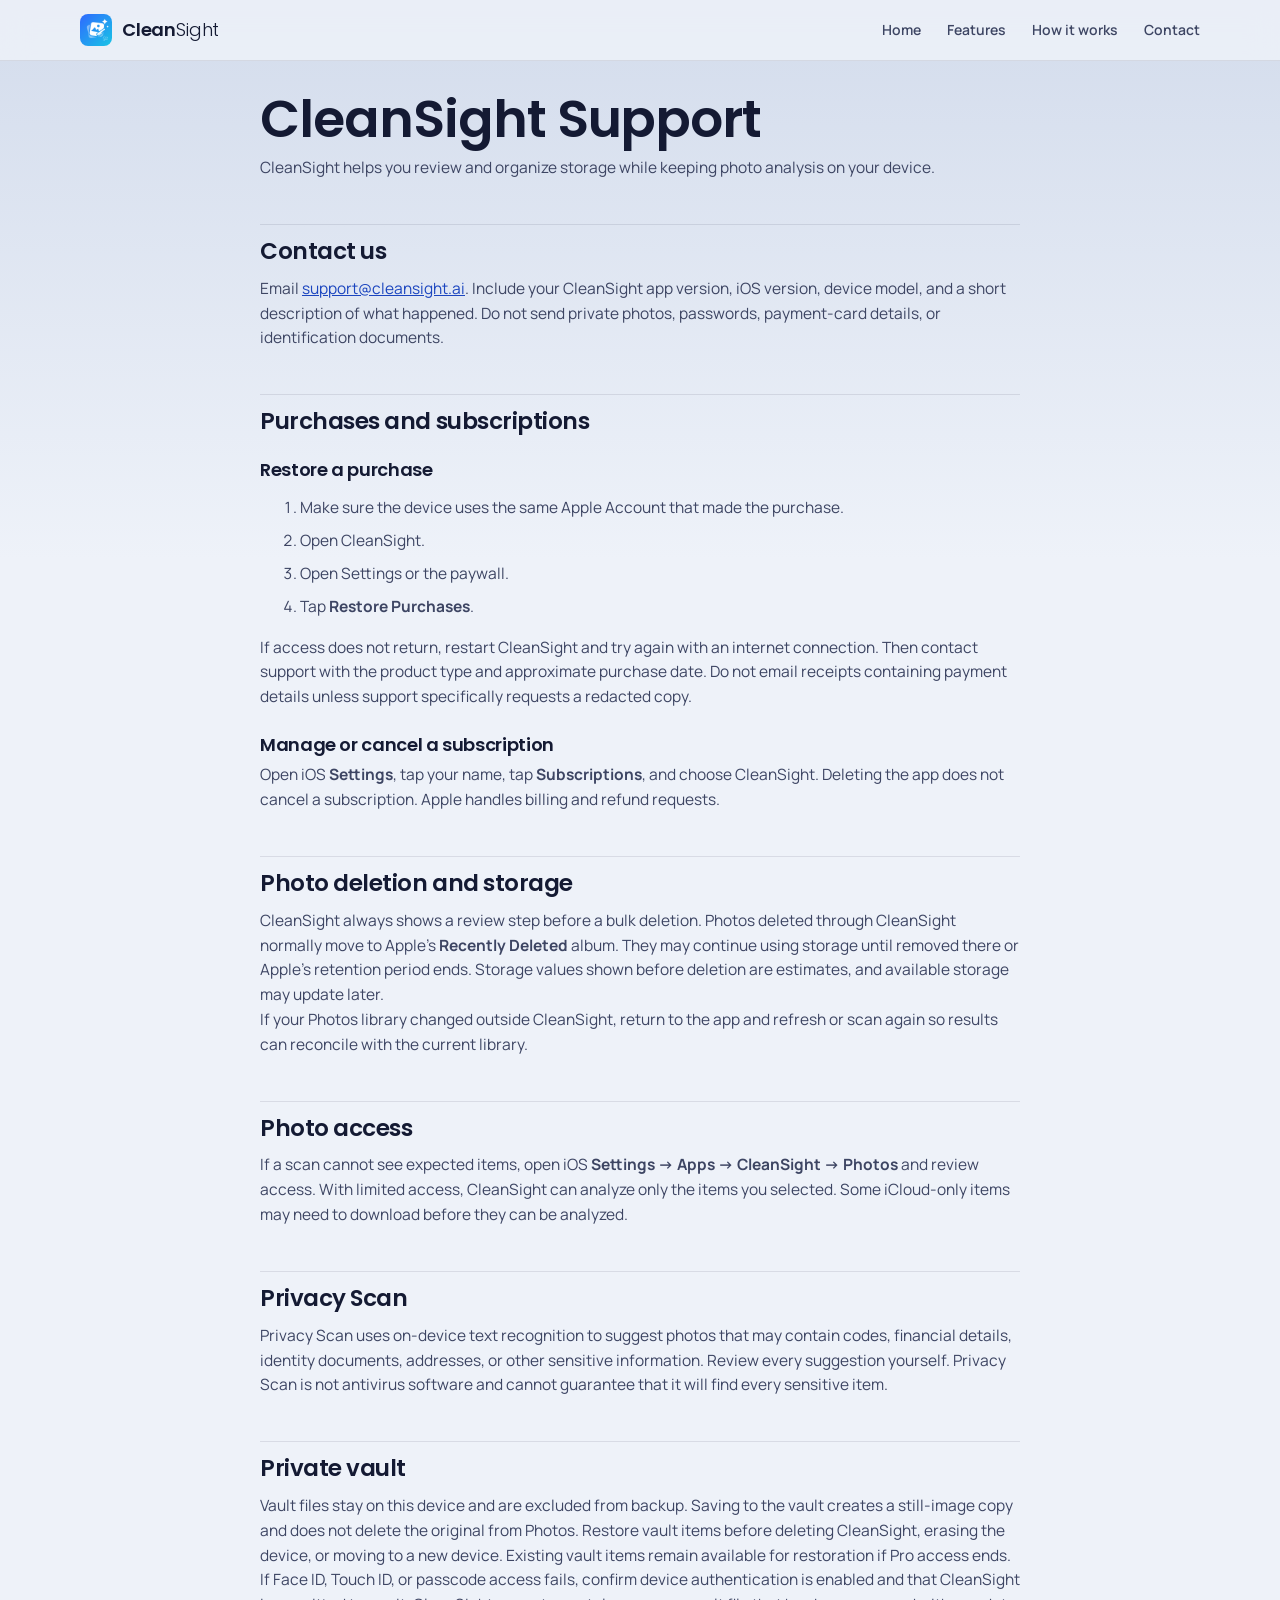
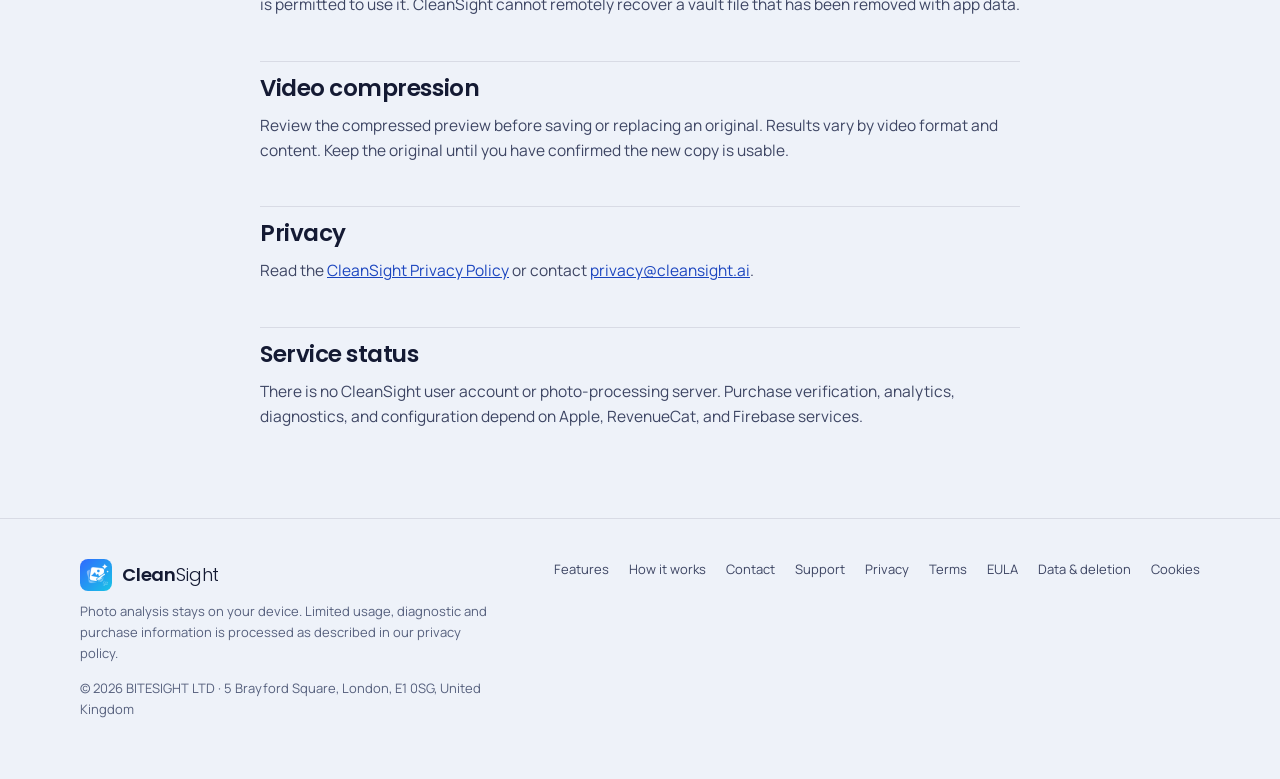
<file: support/index.html>
<!doctype html>
<html lang="en">
<head>
  <meta charset="utf-8">
  <meta name="viewport" content="width=device-width, initial-scale=1, viewport-fit=cover">
  <meta name="description" content="CleanSight support for purchases, photo access, deletion, Privacy Scan, vault, and video compression.">
  <meta name="theme-color" content="#D3DCEC">
  <meta name="apple-itunes-app" content="app-id=6814124358">
  <link rel="canonical" href="https://cleansight.ai/support/">
  <meta property="og:site_name" content="CleanSight">
  <meta property="og:title" content="CleanSight Support">
  <meta property="og:description" content="CleanSight support for purchases, photo access, deletion, Privacy Scan, vault, and video compression.">
  <meta property="og:url" content="https://cleansight.ai/support/">
  <meta property="og:image" content="https://cleansight.ai/assets/og-card.png">
  <meta property="og:image:width" content="1200">
  <meta property="og:image:height" content="630">
  <meta property="og:image:alt" content="CleanSight, the storage cleaner for iPhone">
  <meta property="og:type" content="website">
  <meta name="twitter:card" content="summary_large_image">
  <title>CleanSight Support</title>
  <link rel="icon" href="/assets/favicon.ico">
  <link rel="apple-touch-icon" href="/assets/apple-touch-icon.png">
  <link rel="preconnect" href="https://fonts.googleapis.com">
  <link rel="preconnect" href="https://fonts.gstatic.com" crossorigin>
  <link href="https://fonts.googleapis.com/css2?family=Poppins:wght@300;600&family=Manrope:wght@400;600;700&display=swap" rel="stylesheet">
  <link rel="stylesheet" href="/assets/site.css?v=c52f4bb8bc">
</head>
<body>
  <div class="aurora" aria-hidden="true"></div>
  <a class="skip" href="#content">Skip to content</a>
  <header class="site-header" id="header">
    <div class="wrap">
      <a class="brand" href="/" aria-label="CleanSight home"><img src="/assets/mark.png" alt="" width="32" height="32"><span class="wm">Clean<span class="light">Sight</span></span></a>
      <nav class="nav" aria-label="Primary"><a href="/">Home</a><a href="/features/">Features</a><a href="/how-it-works/">How it works</a><a href="/contact/">Contact</a></nav>
      <button class="menu-btn" id="menuBtn" aria-label="Open menu" aria-expanded="false" aria-controls="mobileNav"><svg viewBox="0 0 24 24" fill="none" stroke="currentColor" stroke-width="2" stroke-linecap="round"><path d="M4 7h16M4 12h16M4 17h16"/></svg></button>
    </div>
    <nav class="mobile-nav" id="mobileNav" aria-label="Primary (mobile)"><a href="/">Home</a><a href="/features/">Features</a><a href="/how-it-works/">How it works</a><a href="/contact/">Contact</a><a href="https://apps.apple.com/app/id6814124358">Download on the App Store</a></nav>
  </header>
  <main id="content" class="legal-shell"><article><h1>CleanSight Support</h1><p>CleanSight helps you review and organize storage while keeping photo analysis on your device.</p>
<h2>Contact us</h2>
<p>Email <a href="mailto:support@cleansight.ai">support@cleansight.ai</a>. Include your CleanSight app version, iOS version, device model, and a short description of what happened. Do not send private photos, passwords, payment-card details, or identification documents.</p>
<h2>Purchases and subscriptions</h2>
<h3>Restore a purchase</h3>
<ol>
<li>Make sure the device uses the same Apple Account that made the purchase.</li>
<li>Open CleanSight.</li>
<li>Open Settings or the paywall.</li>
<li>Tap <strong>Restore Purchases</strong>.</li>
</ol>
<p>If access does not return, restart CleanSight and try again with an internet connection. Then contact support with the product type and approximate purchase date. Do not email receipts containing payment details unless support specifically requests a redacted copy.</p>
<h3>Manage or cancel a subscription</h3>
<p>Open iOS <strong>Settings</strong>, tap your name, tap <strong>Subscriptions</strong>, and choose CleanSight. Deleting the app does not cancel a subscription. Apple handles billing and refund requests.</p>
<h2>Photo deletion and storage</h2>
<p>CleanSight always shows a review step before a bulk deletion. Photos deleted through CleanSight normally move to Apple's <strong>Recently Deleted</strong> album. They may continue using storage until removed there or Apple's retention period ends. Storage values shown before deletion are estimates, and available storage may update later.</p>
<p>If your Photos library changed outside CleanSight, return to the app and refresh or scan again so results can reconcile with the current library.</p>
<h2>Photo access</h2>
<p>If a scan cannot see expected items, open iOS <strong>Settings → Apps → CleanSight → Photos</strong> and review access. With limited access, CleanSight can analyze only the items you selected. Some iCloud-only items may need to download before they can be analyzed.</p>
<h2>Privacy Scan</h2>
<p>Privacy Scan uses on-device text recognition to suggest photos that may contain codes, financial details, identity documents, addresses, or other sensitive information. Review every suggestion yourself. Privacy Scan is not antivirus software and cannot guarantee that it will find every sensitive item.</p>
<h2>Private vault</h2>
<p>Vault files stay on this device and are excluded from backup. Saving to the vault creates a still-image copy and does not delete the original from Photos. Restore vault items before deleting CleanSight, erasing the device, or moving to a new device. Existing vault items remain available for restoration if Pro access ends.</p>
<p>If Face ID, Touch ID, or passcode access fails, confirm device authentication is enabled and that CleanSight is permitted to use it. CleanSight cannot remotely recover a vault file that has been removed with app data.</p>
<h2>Video compression</h2>
<p>Review the compressed preview before saving or replacing an original. Results vary by video format and content. Keep the original until you have confirmed the new copy is usable.</p>
<h2>Privacy</h2>
<p>Read the <a href="https://cleansight.ai/privacy">CleanSight Privacy Policy</a> or contact <a href="mailto:privacy@cleansight.ai">privacy@cleansight.ai</a>.</p>
<h2>Service status</h2>
<p>There is no CleanSight user account or photo-processing server. Purchase verification, analytics, diagnostics, and configuration depend on Apple, RevenueCat, and Firebase services.</p></article></main>
  <footer>
    <div class="wrap">
      <div>
        <a class="brand" href="/"><img src="/assets/mark.png" alt="" width="32" height="32"><span class="wm">Clean<span class="light">Sight</span></span></a>
        <p style="margin-top:10px;max-width:52ch">Photo analysis stays on your device. Limited usage, diagnostic and purchase information is processed as described in our privacy policy.</p>
        <p style="margin-top:14px">© 2026 BITESIGHT LTD · 5 Brayford Square, London, E1 0SG, United Kingdom</p>
      </div>
      <nav aria-label="Footer"><a href="/features/">Features</a><a href="/how-it-works/">How it works</a><a href="/contact/">Contact</a><a href="/support/">Support</a><a href="/privacy/">Privacy</a><a href="/terms/">Terms</a><a href="/eula/">EULA</a><a href="/data-deletion/">Data &amp; deletion</a><a href="/cookies/">Cookies</a></nav>
    </div>
  </footer>
  <script src="/assets/site.js?v=c52f4bb8bc" defer></script>
</body>
</html>
</file>
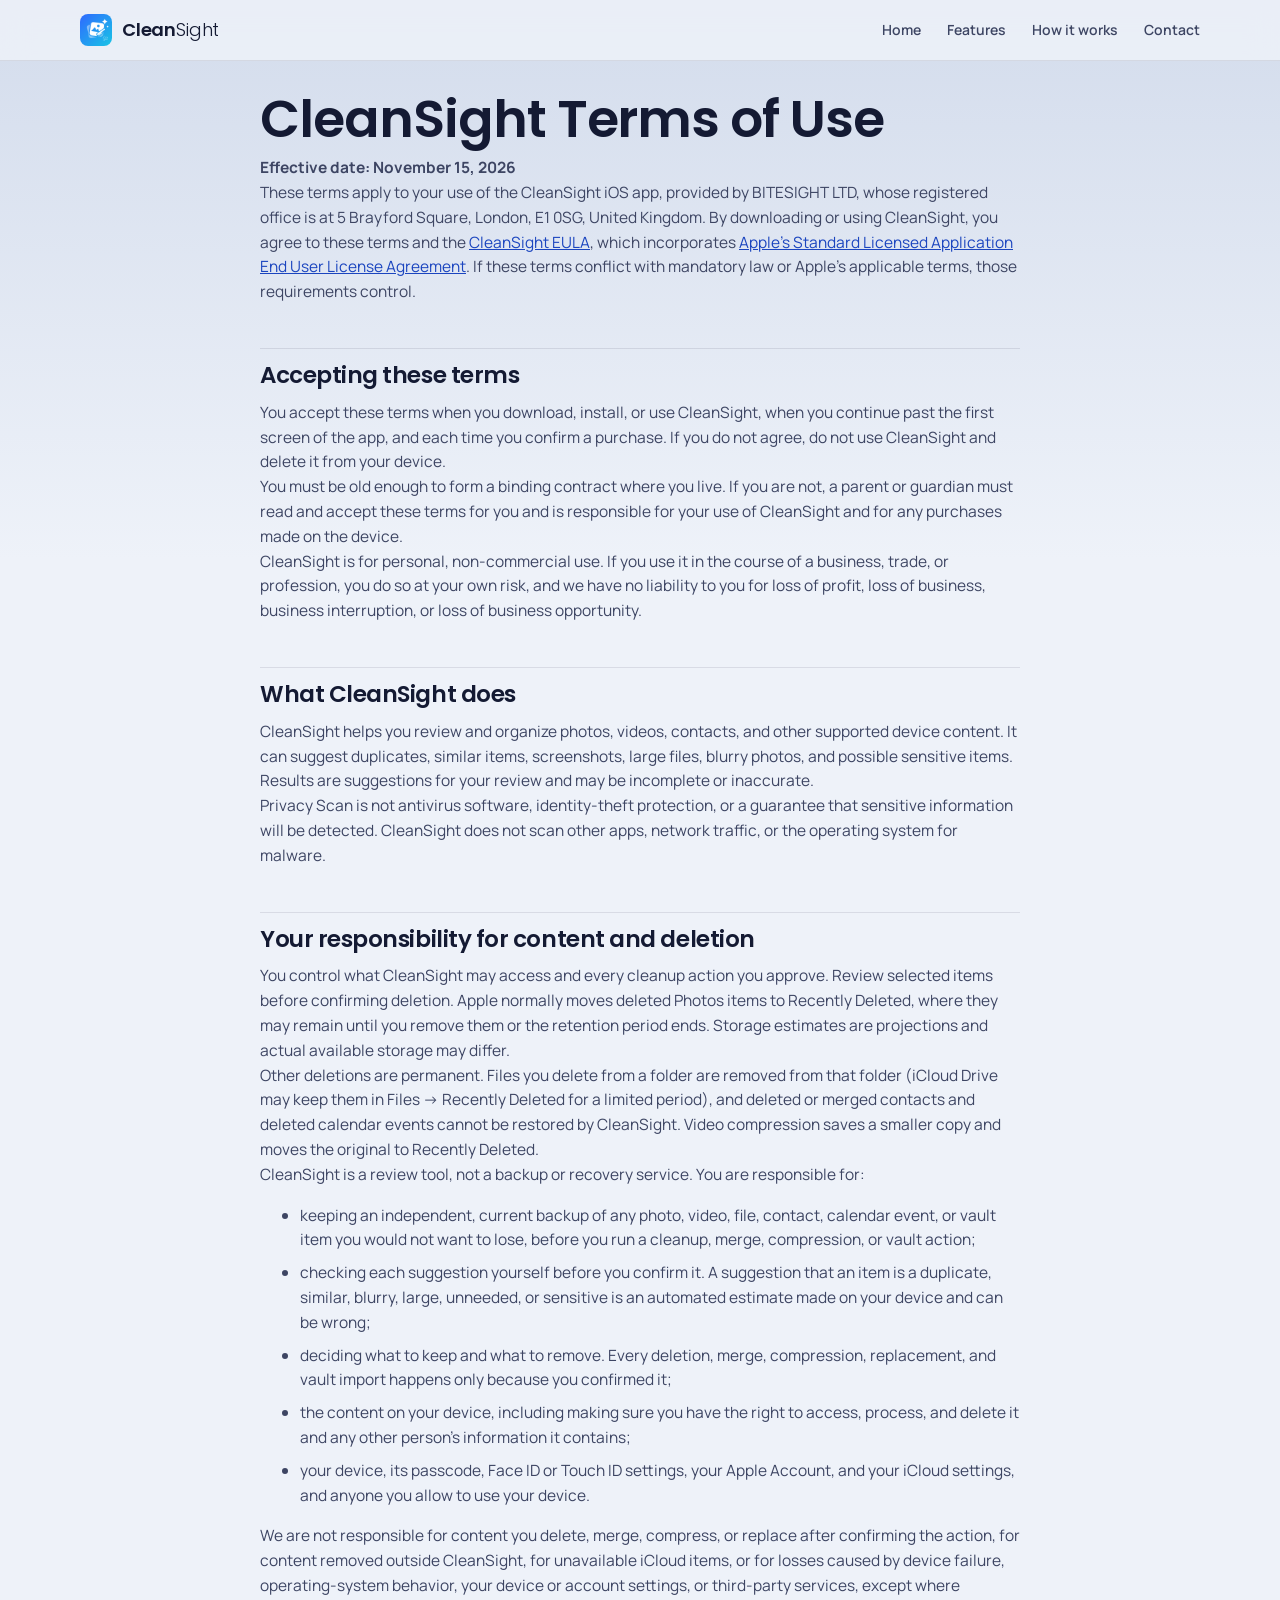
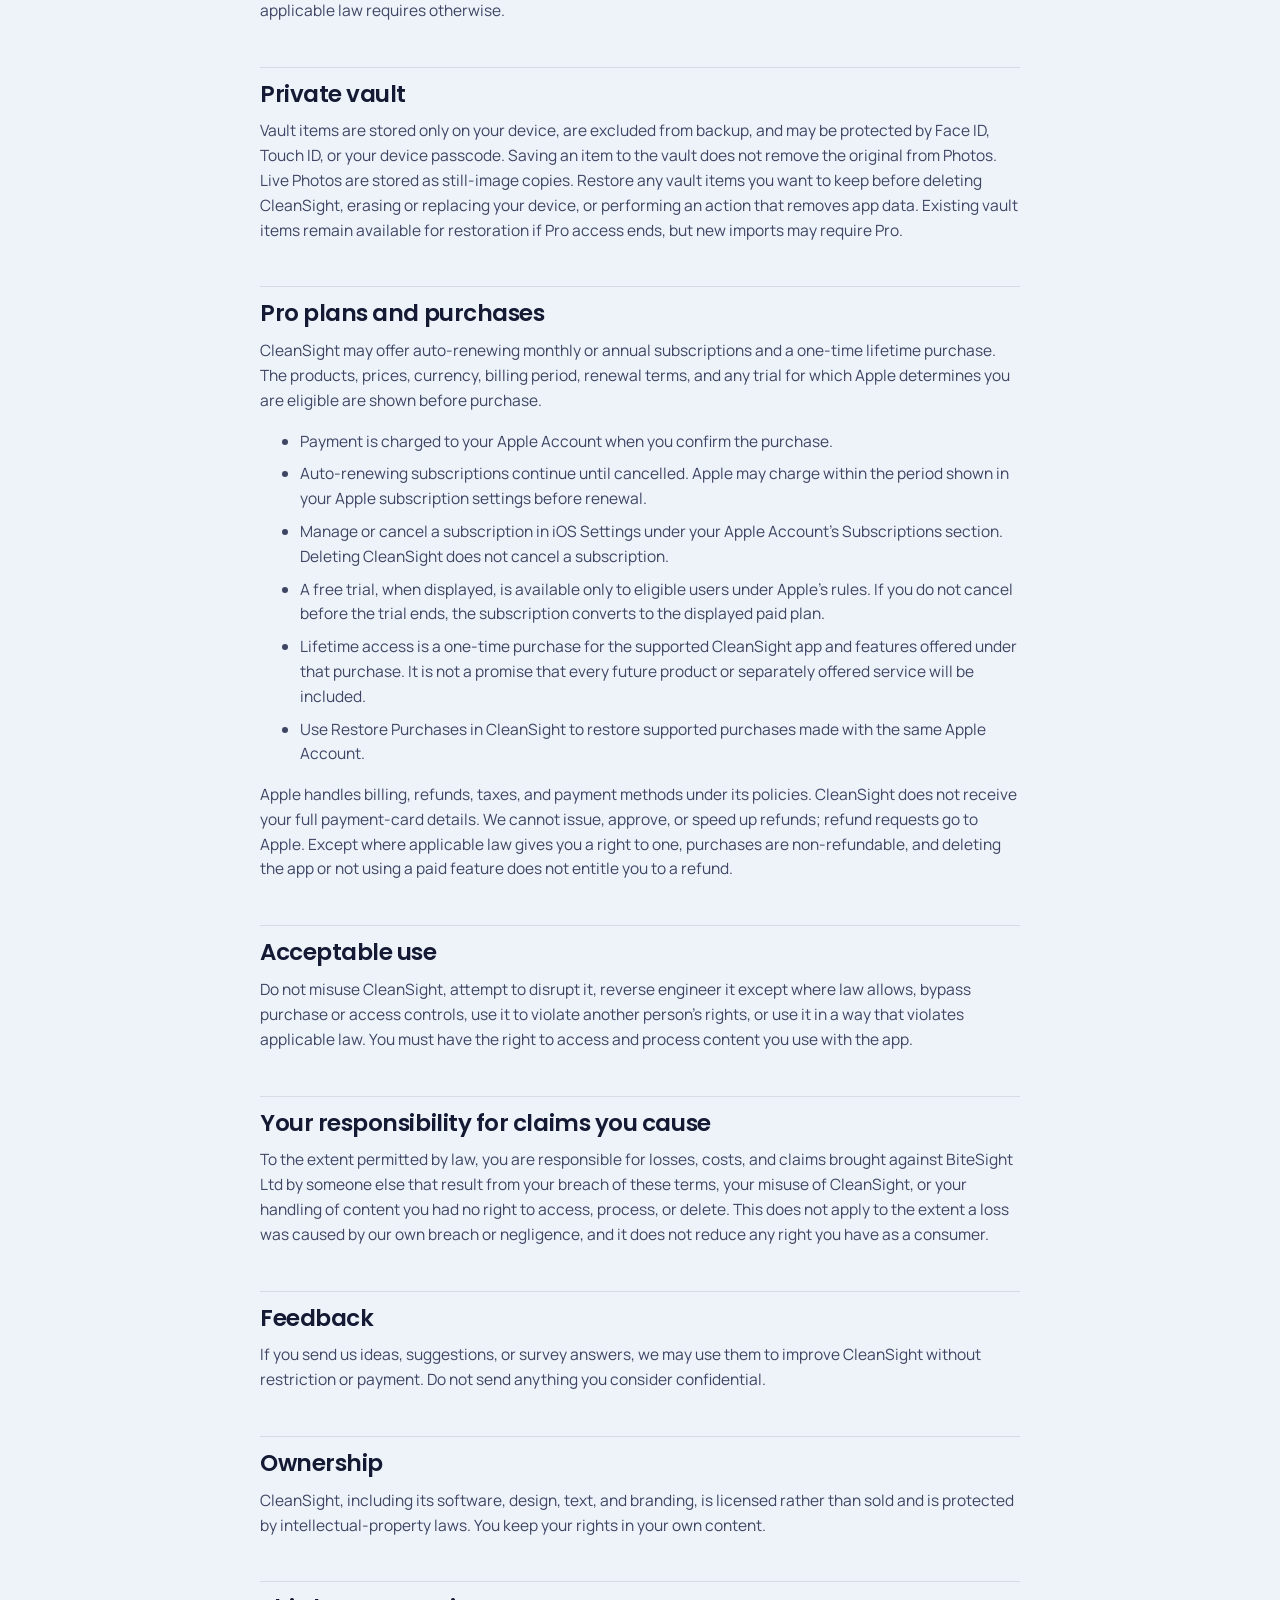
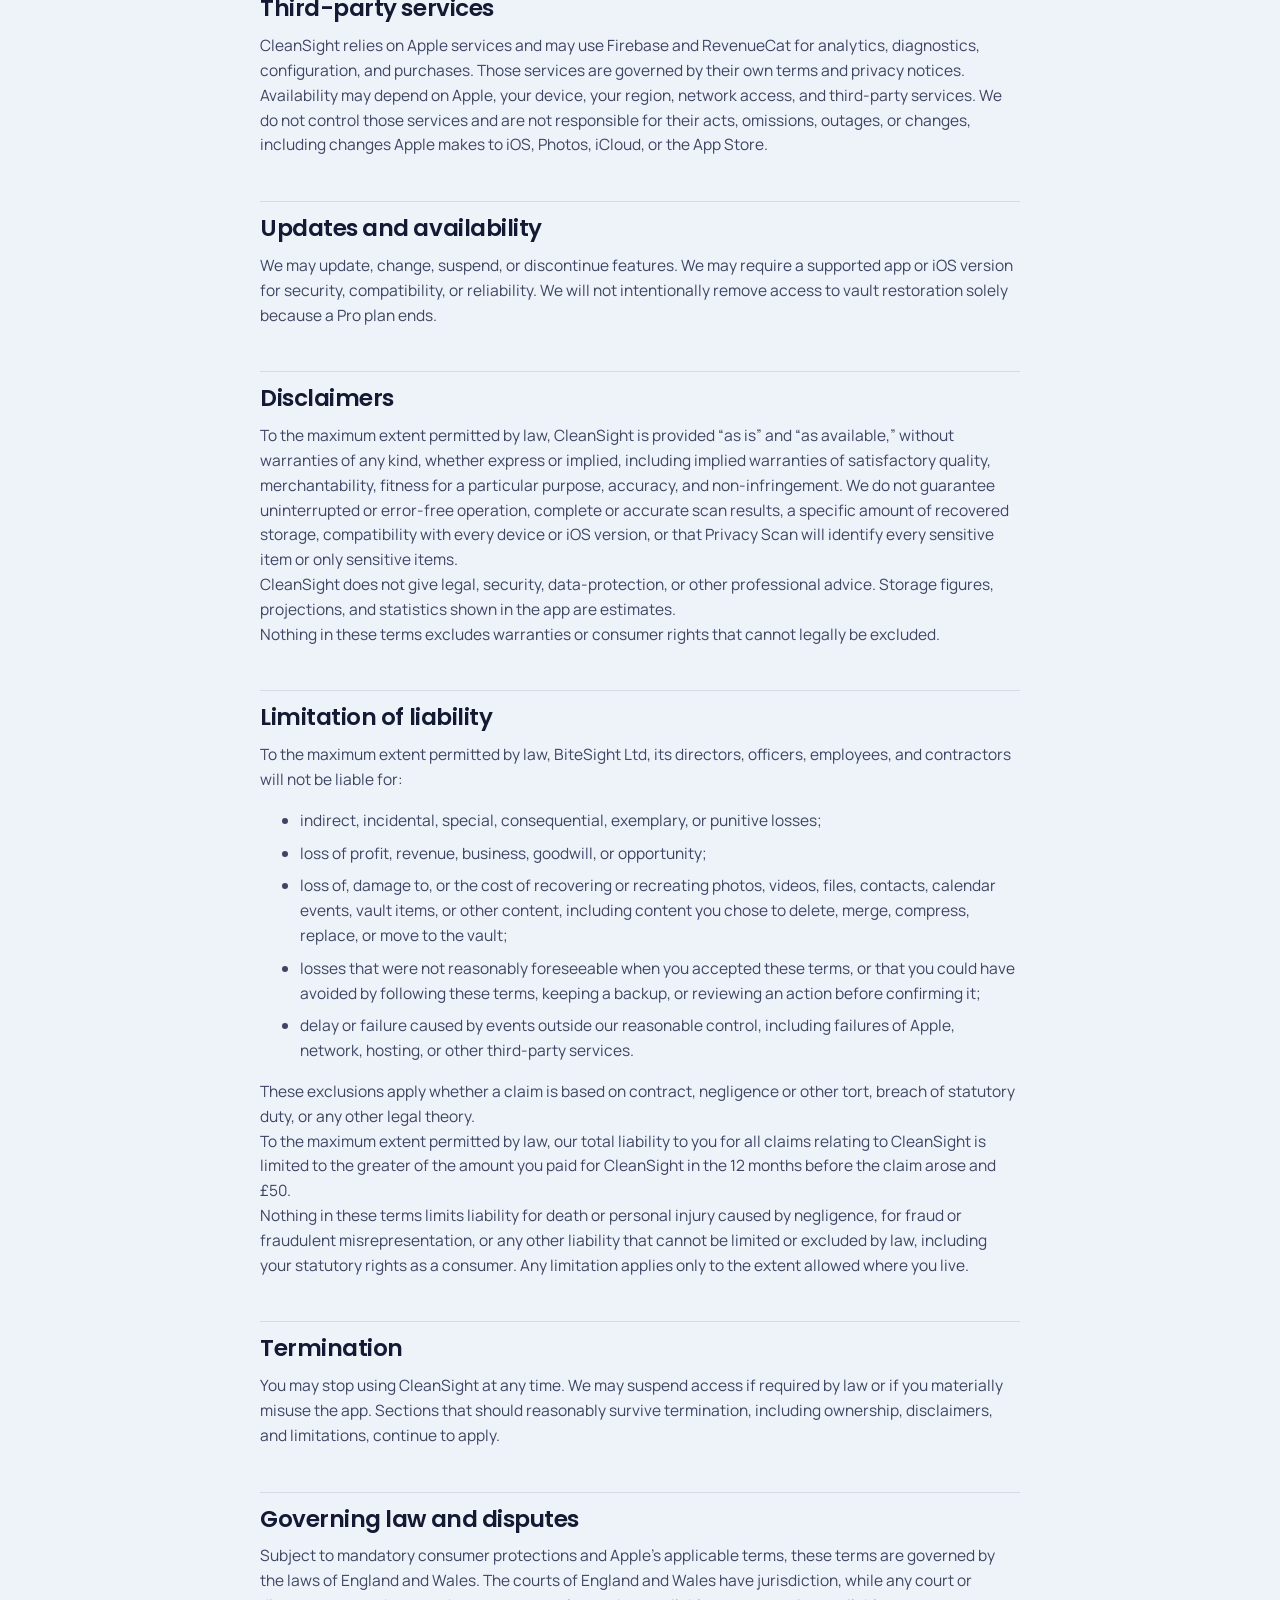
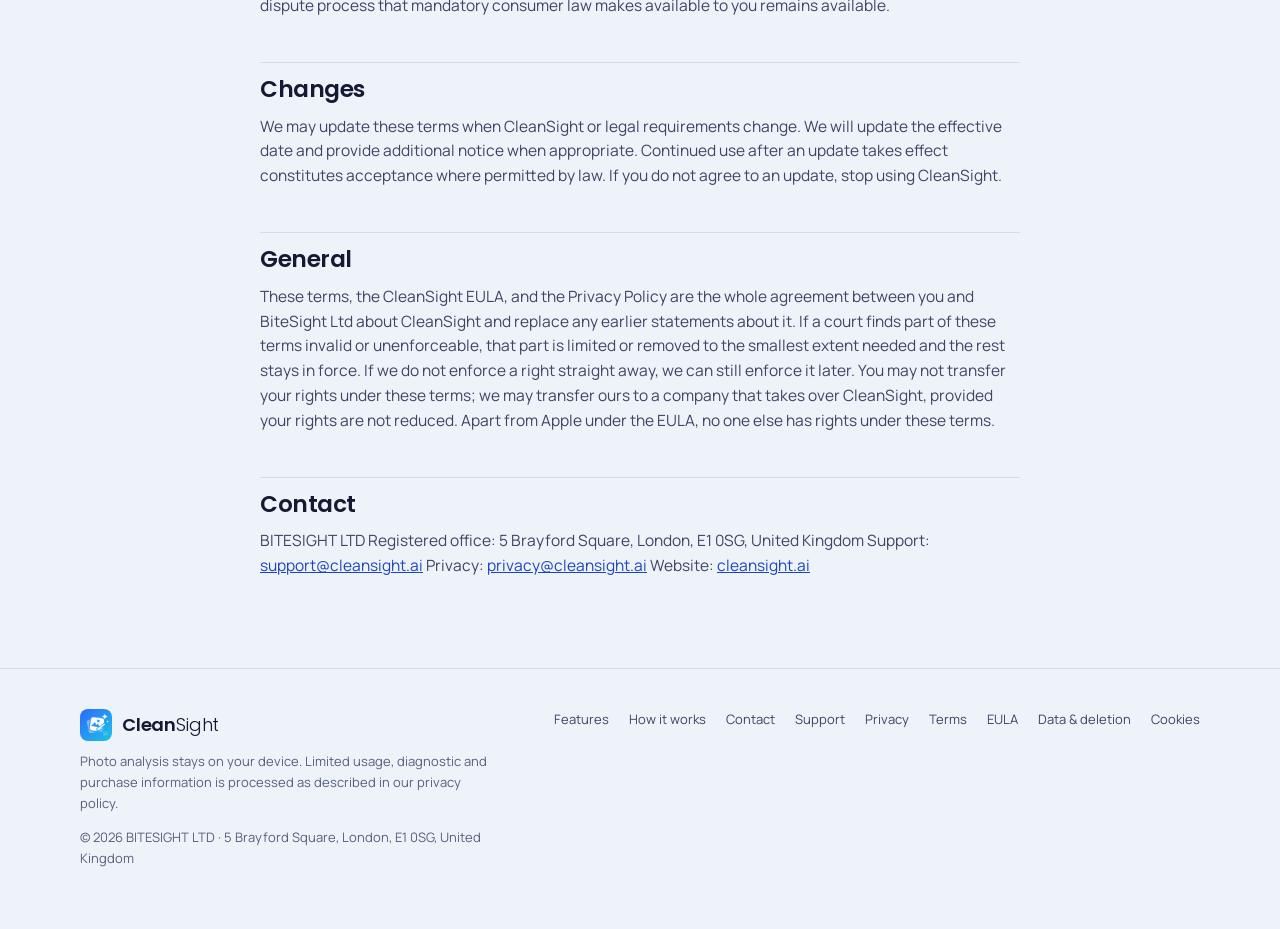
<file: terms/index.html>
<!doctype html>
<html lang="en">
<head>
  <meta charset="utf-8">
  <meta name="viewport" content="width=device-width, initial-scale=1, viewport-fit=cover">
  <meta name="description" content="The terms governing use of CleanSight, including cleanup, vault, subscriptions, and purchases.">
  <meta name="theme-color" content="#D3DCEC">
  <meta name="apple-itunes-app" content="app-id=6814124358">
  <link rel="canonical" href="https://cleansight.ai/terms/">
  <meta property="og:site_name" content="CleanSight">
  <meta property="og:title" content="CleanSight Terms of Use">
  <meta property="og:description" content="The terms governing use of CleanSight, including cleanup, vault, subscriptions, and purchases.">
  <meta property="og:url" content="https://cleansight.ai/terms/">
  <meta property="og:image" content="https://cleansight.ai/assets/og-card.png">
  <meta property="og:image:width" content="1200">
  <meta property="og:image:height" content="630">
  <meta property="og:image:alt" content="CleanSight, the storage cleaner for iPhone">
  <meta property="og:type" content="website">
  <meta name="twitter:card" content="summary_large_image">
  <title>CleanSight Terms of Use</title>
  <link rel="icon" href="/assets/favicon.ico">
  <link rel="apple-touch-icon" href="/assets/apple-touch-icon.png">
  <link rel="preconnect" href="https://fonts.googleapis.com">
  <link rel="preconnect" href="https://fonts.gstatic.com" crossorigin>
  <link href="https://fonts.googleapis.com/css2?family=Poppins:wght@300;600&family=Manrope:wght@400;600;700&display=swap" rel="stylesheet">
  <link rel="stylesheet" href="/assets/site.css?v=c52f4bb8bc">
</head>
<body>
  <div class="aurora" aria-hidden="true"></div>
  <a class="skip" href="#content">Skip to content</a>
  <header class="site-header" id="header">
    <div class="wrap">
      <a class="brand" href="/" aria-label="CleanSight home"><img src="/assets/mark.png" alt="" width="32" height="32"><span class="wm">Clean<span class="light">Sight</span></span></a>
      <nav class="nav" aria-label="Primary"><a href="/">Home</a><a href="/features/">Features</a><a href="/how-it-works/">How it works</a><a href="/contact/">Contact</a></nav>
      <button class="menu-btn" id="menuBtn" aria-label="Open menu" aria-expanded="false" aria-controls="mobileNav"><svg viewBox="0 0 24 24" fill="none" stroke="currentColor" stroke-width="2" stroke-linecap="round"><path d="M4 7h16M4 12h16M4 17h16"/></svg></button>
    </div>
    <nav class="mobile-nav" id="mobileNav" aria-label="Primary (mobile)"><a href="/">Home</a><a href="/features/">Features</a><a href="/how-it-works/">How it works</a><a href="/contact/">Contact</a><a href="https://apps.apple.com/app/id6814124358">Download on the App Store</a></nav>
  </header>
  <main id="content" class="legal-shell"><article><h1>CleanSight Terms of Use</h1><p><strong>Effective date: November 15, 2026</strong></p>
<p>These terms apply to your use of the CleanSight iOS app, provided by BITESIGHT LTD, whose registered office is at 5 Brayford Square, London, E1 0SG, United Kingdom. By downloading or using CleanSight, you agree to these terms and the <a href="https://cleansight.ai/eula/">CleanSight EULA</a>, which incorporates <a href="https://www.apple.com/legal/internet-services/itunes/dev/stdeula/">Apple's Standard Licensed Application End User License Agreement</a>. If these terms conflict with mandatory law or Apple's applicable terms, those requirements control.</p>
<h2>Accepting these terms</h2>
<p>You accept these terms when you download, install, or use CleanSight, when you continue past the first screen of the app, and each time you confirm a purchase. If you do not agree, do not use CleanSight and delete it from your device.</p>
<p>You must be old enough to form a binding contract where you live. If you are not, a parent or guardian must read and accept these terms for you and is responsible for your use of CleanSight and for any purchases made on the device.</p>
<p>CleanSight is for personal, non-commercial use. If you use it in the course of a business, trade, or profession, you do so at your own risk, and we have no liability to you for loss of profit, loss of business, business interruption, or loss of business opportunity.</p>
<h2>What CleanSight does</h2>
<p>CleanSight helps you review and organize photos, videos, contacts, and other supported device content. It can suggest duplicates, similar items, screenshots, large files, blurry photos, and possible sensitive items. Results are suggestions for your review and may be incomplete or inaccurate.</p>
<p>Privacy Scan is not antivirus software, identity-theft protection, or a guarantee that sensitive information will be detected. CleanSight does not scan other apps, network traffic, or the operating system for malware.</p>
<h2>Your responsibility for content and deletion</h2>
<p>You control what CleanSight may access and every cleanup action you approve. Review selected items before confirming deletion. Apple normally moves deleted Photos items to Recently Deleted, where they may remain until you remove them or the retention period ends. Storage estimates are projections and actual available storage may differ.</p>
<p>Other deletions are permanent. Files you delete from a folder are removed from that folder (iCloud Drive may keep them in Files → Recently Deleted for a limited period), and deleted or merged contacts and deleted calendar events cannot be restored by CleanSight. Video compression saves a smaller copy and moves the original to Recently Deleted.</p>
<p>CleanSight is a review tool, not a backup or recovery service. You are responsible for:</p>
<ul>
<li>keeping an independent, current backup of any photo, video, file, contact, calendar event, or vault item you would not want to lose, before you run a cleanup, merge, compression, or vault action;</li>
<li>checking each suggestion yourself before you confirm it. A suggestion that an item is a duplicate, similar, blurry, large, unneeded, or sensitive is an automated estimate made on your device and can be wrong;</li>
<li>deciding what to keep and what to remove. Every deletion, merge, compression, replacement, and vault import happens only because you confirmed it;</li>
<li>the content on your device, including making sure you have the right to access, process, and delete it and any other person's information it contains;</li>
<li>your device, its passcode, Face ID or Touch ID settings, your Apple Account, and your iCloud settings, and anyone you allow to use your device.</li>
</ul>
<p>We are not responsible for content you delete, merge, compress, or replace after confirming the action, for content removed outside CleanSight, for unavailable iCloud items, or for losses caused by device failure, operating-system behavior, your device or account settings, or third-party services, except where applicable law requires otherwise.</p>
<h2>Private vault</h2>
<p>Vault items are stored only on your device, are excluded from backup, and may be protected by Face ID, Touch ID, or your device passcode. Saving an item to the vault does not remove the original from Photos. Live Photos are stored as still-image copies. Restore any vault items you want to keep before deleting CleanSight, erasing or replacing your device, or performing an action that removes app data. Existing vault items remain available for restoration if Pro access ends, but new imports may require Pro.</p>
<h2>Pro plans and purchases</h2>
<p>CleanSight may offer auto-renewing monthly or annual subscriptions and a one-time lifetime purchase. The products, prices, currency, billing period, renewal terms, and any trial for which Apple determines you are eligible are shown before purchase.</p>
<ul>
<li>Payment is charged to your Apple Account when you confirm the purchase.</li>
<li>Auto-renewing subscriptions continue until cancelled. Apple may charge within the period shown in your Apple subscription settings before renewal.</li>
<li>Manage or cancel a subscription in iOS Settings under your Apple Account's Subscriptions section. Deleting CleanSight does not cancel a subscription.</li>
<li>A free trial, when displayed, is available only to eligible users under Apple's rules. If you do not cancel before the trial ends, the subscription converts to the displayed paid plan.</li>
<li>Lifetime access is a one-time purchase for the supported CleanSight app and features offered under that purchase. It is not a promise that every future product or separately offered service will be included.</li>
<li>Use Restore Purchases in CleanSight to restore supported purchases made with the same Apple Account.</li>
</ul>
<p>Apple handles billing, refunds, taxes, and payment methods under its policies. CleanSight does not receive your full payment-card details. We cannot issue, approve, or speed up refunds; refund requests go to Apple. Except where applicable law gives you a right to one, purchases are non-refundable, and deleting the app or not using a paid feature does not entitle you to a refund.</p>
<h2>Acceptable use</h2>
<p>Do not misuse CleanSight, attempt to disrupt it, reverse engineer it except where law allows, bypass purchase or access controls, use it to violate another person's rights, or use it in a way that violates applicable law. You must have the right to access and process content you use with the app.</p>
<h2>Your responsibility for claims you cause</h2>
<p>To the extent permitted by law, you are responsible for losses, costs, and claims brought against BiteSight Ltd by someone else that result from your breach of these terms, your misuse of CleanSight, or your handling of content you had no right to access, process, or delete. This does not apply to the extent a loss was caused by our own breach or negligence, and it does not reduce any right you have as a consumer.</p>
<h2>Feedback</h2>
<p>If you send us ideas, suggestions, or survey answers, we may use them to improve CleanSight without restriction or payment. Do not send anything you consider confidential.</p>
<h2>Ownership</h2>
<p>CleanSight, including its software, design, text, and branding, is licensed rather than sold and is protected by intellectual-property laws. You keep your rights in your own content.</p>
<h2>Third-party services</h2>
<p>CleanSight relies on Apple services and may use Firebase and RevenueCat for analytics, diagnostics, configuration, and purchases. Those services are governed by their own terms and privacy notices. Availability may depend on Apple, your device, your region, network access, and third-party services. We do not control those services and are not responsible for their acts, omissions, outages, or changes, including changes Apple makes to iOS, Photos, iCloud, or the App Store.</p>
<h2>Updates and availability</h2>
<p>We may update, change, suspend, or discontinue features. We may require a supported app or iOS version for security, compatibility, or reliability. We will not intentionally remove access to vault restoration solely because a Pro plan ends.</p>
<h2>Disclaimers</h2>
<p>To the maximum extent permitted by law, CleanSight is provided “as is” and “as available,” without warranties of any kind, whether express or implied, including implied warranties of satisfactory quality, merchantability, fitness for a particular purpose, accuracy, and non-infringement. We do not guarantee uninterrupted or error-free operation, complete or accurate scan results, a specific amount of recovered storage, compatibility with every device or iOS version, or that Privacy Scan will identify every sensitive item or only sensitive items.</p>
<p>CleanSight does not give legal, security, data-protection, or other professional advice. Storage figures, projections, and statistics shown in the app are estimates.</p>
<p>Nothing in these terms excludes warranties or consumer rights that cannot legally be excluded.</p>
<h2>Limitation of liability</h2>
<p>To the maximum extent permitted by law, BiteSight Ltd, its directors, officers, employees, and contractors will not be liable for:</p>
<ul>
<li>indirect, incidental, special, consequential, exemplary, or punitive losses;</li>
<li>loss of profit, revenue, business, goodwill, or opportunity;</li>
<li>loss of, damage to, or the cost of recovering or recreating photos, videos, files, contacts, calendar events, vault items, or other content, including content you chose to delete, merge, compress, replace, or move to the vault;</li>
<li>losses that were not reasonably foreseeable when you accepted these terms, or that you could have avoided by following these terms, keeping a backup, or reviewing an action before confirming it;</li>
<li>delay or failure caused by events outside our reasonable control, including failures of Apple, network, hosting, or other third-party services.</li>
</ul>
<p>These exclusions apply whether a claim is based on contract, negligence or other tort, breach of statutory duty, or any other legal theory.</p>
<p>To the maximum extent permitted by law, our total liability to you for all claims relating to CleanSight is limited to the greater of the amount you paid for CleanSight in the 12 months before the claim arose and £50.</p>
<p>Nothing in these terms limits liability for death or personal injury caused by negligence, for fraud or fraudulent misrepresentation, or any other liability that cannot be limited or excluded by law, including your statutory rights as a consumer. Any limitation applies only to the extent allowed where you live.</p>
<h2>Termination</h2>
<p>You may stop using CleanSight at any time. We may suspend access if required by law or if you materially misuse the app. Sections that should reasonably survive termination, including ownership, disclaimers, and limitations, continue to apply.</p>
<h2>Governing law and disputes</h2>
<p>Subject to mandatory consumer protections and Apple's applicable terms, these terms are governed by the laws of England and Wales. The courts of England and Wales have jurisdiction, while any court or dispute process that mandatory consumer law makes available to you remains available.</p>
<h2>Changes</h2>
<p>We may update these terms when CleanSight or legal requirements change. We will update the effective date and provide additional notice when appropriate. Continued use after an update takes effect constitutes acceptance where permitted by law. If you do not agree to an update, stop using CleanSight.</p>
<h2>General</h2>
<p>These terms, the CleanSight EULA, and the Privacy Policy are the whole agreement between you and BiteSight Ltd about CleanSight and replace any earlier statements about it. If a court finds part of these terms invalid or unenforceable, that part is limited or removed to the smallest extent needed and the rest stays in force. If we do not enforce a right straight away, we can still enforce it later. You may not transfer your rights under these terms; we may transfer ours to a company that takes over CleanSight, provided your rights are not reduced. Apart from Apple under the EULA, no one else has rights under these terms.</p>
<h2>Contact</h2>
<p>BITESIGHT LTD Registered office: 5 Brayford Square, London, E1 0SG, United Kingdom Support: <a href="mailto:support@cleansight.ai">support@cleansight.ai</a> Privacy: <a href="mailto:privacy@cleansight.ai">privacy@cleansight.ai</a> Website: <a href="https://cleansight.ai">cleansight.ai</a></p></article></main>
  <footer>
    <div class="wrap">
      <div>
        <a class="brand" href="/"><img src="/assets/mark.png" alt="" width="32" height="32"><span class="wm">Clean<span class="light">Sight</span></span></a>
        <p style="margin-top:10px;max-width:52ch">Photo analysis stays on your device. Limited usage, diagnostic and purchase information is processed as described in our privacy policy.</p>
        <p style="margin-top:14px">© 2026 BITESIGHT LTD · 5 Brayford Square, London, E1 0SG, United Kingdom</p>
      </div>
      <nav aria-label="Footer"><a href="/features/">Features</a><a href="/how-it-works/">How it works</a><a href="/contact/">Contact</a><a href="/support/">Support</a><a href="/privacy/">Privacy</a><a href="/terms/">Terms</a><a href="/eula/">EULA</a><a href="/data-deletion/">Data &amp; deletion</a><a href="/cookies/">Cookies</a></nav>
    </div>
  </footer>
  <script src="/assets/site.js?v=c52f4bb8bc" defer></script>
</body>
</html>
</file>
<file: assets/site.css>
/* CleanSight — cleansight.ai
   Mobile-first. One light "glass studio" look across every page:
   ice ground, white surfaces, navy ink, blue action, cyan as light only.
   Performance rules: no backdrop-filter on content cards, motion is
   transform/opacity only, media is lazy and paused off screen. */
:root{
  --bg:#EEF2F9;--stage:#D3DCEC;--surface:#FFFFFF;--surface2:#F6F8FC;
  --line:rgba(20,26,51,.10);--line2:rgba(20,26,51,.18);
  --ink:#141A33;--ink2:#3D4563;--ink3:#56607D;
  --blue:#2457E6;--blue-dk:#1B45BF;--cyan:#19C6E6;--cyan-ink:#0B5C73;
  --green:#0B7A43;--red:#B4232A;--amber:#8A5A00;
  --grad:linear-gradient(120deg,#2457E6,#0A7EA4);
  --shadow:0 1px 2px rgba(20,26,51,.05),0 14px 34px rgba(20,26,51,.07);
  --r:20px;--r2:28px;--r3:999px;
  --font:"Manrope",-apple-system,BlinkMacSystemFont,"SF Pro Text",system-ui,sans-serif;
  --display:"Poppins",-apple-system,BlinkMacSystemFont,"SF Pro Display",system-ui,sans-serif;
  color-scheme:light;
}
*{box-sizing:border-box}html{-webkit-text-size-adjust:100%}
body{margin:0;background:var(--bg);color:var(--ink);font-family:var(--font);line-height:1.6;-webkit-font-smoothing:antialiased;overflow-x:hidden}
img,video{max-width:100%;display:block}a{color:inherit}
h1,h2,h3,.display{font-family:var(--display);letter-spacing:-.02em;line-height:1.08;margin:0;text-wrap:balance}
h1{font-size:clamp(34px,8.4vw,68px);font-weight:600}
h2{font-size:clamp(28px,6vw,48px);font-weight:600}
h3{font-size:clamp(19px,4.4vw,24px);font-weight:600}
p{margin:0}
.muted{color:var(--ink2)}.faint{color:var(--ink3)}
.grad-text{background:var(--grad);-webkit-background-clip:text;background-clip:text;color:transparent}
.wrap{width:min(100% - 40px,1120px);margin-inline:auto}
.skip{position:absolute;left:-9999px;top:8px;background:var(--ink);color:#fff;padding:10px;z-index:50;border-radius:8px}.skip:focus{left:8px}
:focus-visible{outline:3px solid var(--blue);outline-offset:3px;border-radius:6px}

/* the old fixed aurora layer is kept in the markup; here it is a still, cheap wash */
.aurora{position:absolute;inset:0 0 auto 0;height:560px;z-index:-1;background:linear-gradient(180deg,var(--stage),var(--bg))}

/* surfaces */
.glass{background:var(--surface);border:1px solid var(--line);border-radius:var(--r);box-shadow:var(--shadow)}
.glass.strong{border-color:var(--line2)}
.pill{display:inline-flex;align-items:center;gap:8px;padding:7px 13px;border-radius:var(--r3);font-size:13px;font-weight:700;background:rgba(255,255,255,.7);border:1px solid var(--line);color:var(--ink2)}
.pill .dot{width:8px;height:8px;border-radius:50%;background:var(--cyan);box-shadow:0 0 0 3px rgba(25,198,230,.22)}

/* buttons */
.btn{display:inline-flex;align-items:center;justify-content:center;gap:10px;min-height:52px;padding:14px 24px;border-radius:var(--r3);font-weight:700;font-size:16px;text-decoration:none;border:1px solid transparent;transition:transform .15s ease,background .15s ease,box-shadow .15s ease;cursor:pointer;font-family:var(--font)}
.btn:active{transform:scale(.97)}
.btn-primary{color:#fff;background:var(--blue);box-shadow:0 10px 24px rgba(36,87,230,.28)}
.btn-primary:hover{background:var(--blue-dk)}
.btn-glass{color:var(--ink);background:var(--surface);border-color:var(--line2)}
.btn-glass:hover{background:var(--surface2)}
.btn-block{width:100%}

/* header */
.site-header{position:sticky;top:0;z-index:20;background:rgba(238,242,249,.86);-webkit-backdrop-filter:blur(14px);backdrop-filter:blur(14px);border-bottom:1px solid var(--line)}
.site-header .wrap{display:flex;align-items:center;justify-content:space-between;height:60px;gap:16px}
.brand{display:flex;align-items:center;gap:10px;text-decoration:none;font-family:var(--display);font-weight:600;font-size:18px;letter-spacing:-.01em;color:var(--ink)}
.brand img{width:32px;height:32px;border-radius:8px}
.brand .light{font-weight:300}
.brand .wm{display:inline-block}
.nav{display:none;gap:26px;align-items:center}
.nav a{text-decoration:none;color:var(--ink2);font-weight:600;font-size:14px}
.nav a:hover,.nav a[aria-current=page]{color:var(--ink)}
.menu-btn{display:inline-flex;align-items:center;justify-content:center;width:44px;height:44px;border-radius:12px;border:1px solid var(--line);background:var(--surface);color:var(--ink)}
.menu-btn svg{width:22px;height:22px}
.mobile-nav{display:none;flex-direction:column;gap:4px;padding:10px 20px 16px;border-top:1px solid var(--line);background:var(--bg)}
.mobile-nav a{padding:12px 14px;border-radius:12px;text-decoration:none;font-weight:600;color:var(--ink2)}
.mobile-nav a[aria-current=page],.mobile-nav a:hover{background:var(--surface);color:var(--ink)}
.site-header.open .mobile-nav{display:flex}
@media(min-width:860px){.nav{display:flex}.menu-btn{display:none}.site-header.open .mobile-nav{display:none}}

/* sections */
section{padding:64px 0}
.section-head{display:flex;flex-direction:column;gap:14px;margin-bottom:28px}
.section-head .pill{align-self:flex-start}
.chapter{font-family:var(--display);font-weight:600;font-size:13px;letter-spacing:.16em;text-transform:uppercase;color:var(--cyan-ink)}
.lead{font-size:clamp(16.5px,2.4vw,19px);color:var(--ink2);max-width:58ch}
.fine{font-size:13px;color:var(--ink3);max-width:62ch}
.below{content-visibility:auto;contain-intrinsic-size:auto 640px}

/* hero */
.hero{padding:20px 0 0;background:var(--stage)}
.after-stage{background:linear-gradient(180deg,var(--stage),var(--bg) 240px)}
.hero .wrap{display:grid;gap:8px}
.hero-copy{display:flex;flex-direction:column;gap:14px;align-items:flex-start}
.hero .pill{display:none}
.hero .actions{display:flex;flex-direction:column;gap:10px;align-self:stretch}
.store-note{font-size:13px;color:var(--ink2)}
.hero-visual{position:relative;width:min(100%,460px);margin:-6px auto 0}
/* phones: the first screen is the title and the motion. The download button
   lives in the sticky bar (site.js shows it while the hero button is hidden),
   and the intro line follows the motion. */
@media(max-width:899px){
  .hero-copy{display:contents}
  .hero h1{order:1}
  .hero-visual{order:2;width:min(100%,400px)}
  .hero .lead{order:3;margin-top:4px}
  .hero .actions{display:none}
}
@media(min-width:900px){
  .hero{padding:44px 0 0}
  .hero .pill{display:inline-flex}
  .hero-copy{gap:18px}
  .hero .wrap{grid-template-columns:1.05fr .95fr;align-items:center;gap:32px}
  .hero .actions{flex-direction:row;align-items:center;align-self:flex-start;gap:16px}
  .hero-visual{margin:0 0 0 auto;width:min(100%,520px)}
}

/* motion: Blender renders, played as short muted loops. The poster paints first;
   site.js attaches the video only when it is near the screen. */
.motion{position:relative;display:block;width:100%;height:auto;background-size:cover;background-position:center}
.motion.hero-loop{aspect-ratio:4/5;
  -webkit-mask-image:linear-gradient(to bottom,transparent,#000 8%,#000 95%,transparent),linear-gradient(to right,transparent,#000 6%,#000 94%,transparent);
  mask-image:linear-gradient(to bottom,transparent,#000 8%,#000 95%,transparent),linear-gradient(to right,transparent,#000 6%,#000 94%,transparent);
  -webkit-mask-composite:source-in;mask-composite:intersect}
.stage{background:var(--surface);border:1px solid var(--line);border-radius:var(--r2);box-shadow:var(--shadow);overflow:hidden}
.stage .motion{-webkit-mask-image:none;mask-image:none}
.stage.ice{background:var(--stage);width:min(100%,360px);margin-inline:auto}
.motion.piles{aspect-ratio:576/600}
.motion.swipe{aspect-ratio:1/1}

/* split layout: copy + visual */
.split{display:grid;gap:24px;align-items:center}
.split > .section-head{margin-bottom:0}
@media(min-width:900px){.split{grid-template-columns:1fr 1fr;gap:56px}.split.flip > .section-head{order:2}}

/* what it finds: legend mirrors the four piles in the render (2 x 2) */
.legend{display:grid;grid-template-columns:repeat(2,minmax(0,1fr));border-top:1px solid var(--line)}
.legend div{padding:12px 14px;font-weight:700;font-size:14.5px;display:flex;align-items:center;gap:8px;color:var(--ink)}
.legend div:nth-child(odd){border-right:1px solid var(--line)}
.legend div:nth-child(-n+2){border-bottom:1px solid var(--line)}
.legend .ic{color:var(--blue);flex:none}

/* swipe: a small accent beside the copy */
.swipe-row{display:grid;grid-template-columns:minmax(0,1fr);gap:20px;align-items:center}
.swipe-row .stage{width:min(100%,250px);margin-inline:auto}
@media(min-width:620px){.swipe-row{grid-template-columns:250px minmax(0,1fr);gap:36px}.swipe-row .stage{margin:0}}
.checks{list-style:none;margin:6px 0 0;padding:0;display:grid;gap:10px}
.checks li{display:flex;gap:10px;align-items:flex-start;font-size:15.5px;color:var(--ink2)}
.checks .ic{color:var(--green);flex:none;margin-top:3px}

/* privacy: what stays, what leaves */
.ledger2{display:grid;gap:12px}
.ledger2 .col{padding:20px;display:flex;flex-direction:column;gap:10px}
.ledger2 .col.leaves{background:transparent;box-shadow:none;border-style:dashed;border-color:var(--line2)}
.ledger2 ul{list-style:none;margin:0;padding:0;display:grid;gap:8px;font-size:15.5px;color:var(--ink)}
.ledger2 li{display:flex;gap:10px;align-items:center}
.ledger2 .ic{flex:none;color:var(--cyan-ink)}
.ledger2 .leaves .ic{color:var(--ink3)}
@media(min-width:620px){.ledger2{grid-template-columns:1fr 1fr}}

/* real app screenshot in a plain device frame */
.shot{width:min(100%,236px);margin-inline:auto;border-radius:38px;padding:9px;background:#151a2b;box-shadow:0 30px 60px rgba(20,26,51,.22)}
.shot img{width:100%;height:auto;border-radius:30px}
@media(min-width:900px){.shot{width:min(100%,290px);border-radius:48px}.shot img{border-radius:40px}}

/* feature grid */
.grid{display:grid;gap:12px}
.feature{padding:20px;display:flex;flex-direction:column;gap:10px;min-height:140px}
.feature .icon{width:42px;height:42px;border-radius:12px;display:grid;place-items:center;font-size:18px;font-weight:700;font-family:var(--display);background:#E7EEFD;color:var(--blue)}
.feature p{font-size:14.5px;color:var(--ink2)}
.feature a{color:var(--blue-dk)}
@media(min-width:600px){.grid{grid-template-columns:repeat(2,1fr)}}
@media(min-width:960px){.grid{grid-template-columns:repeat(3,1fr)}}
.grid.four{grid-template-columns:repeat(2,1fr)}
@media(min-width:960px){.grid.four{grid-template-columns:repeat(4,1fr)}}

/* pricing */
.plans{display:grid;gap:12px}
.plan{padding:22px;display:flex;flex-direction:column;gap:6px}
.plan .name{font-weight:700;font-size:14px;color:var(--ink2)}
.plan .price{font-family:var(--display);font-weight:600;font-size:34px;line-height:1.1}
.plan .price small{font-size:14px;color:var(--ink3);font-weight:500;font-family:var(--font)}
.plan p{font-size:14px;color:var(--ink2)}
@media(min-width:760px){.plans{grid-template-columns:repeat(3,1fr)}}

/* faq */
details{border-top:1px solid var(--line);padding:14px 0}
details:last-of-type{border-bottom:1px solid var(--line)}
summary{cursor:pointer;font-weight:700;font-size:16px;list-style:none;display:flex;justify-content:space-between;align-items:center;gap:12px;min-height:44px}
summary::-webkit-details-marker{display:none}
summary:after{content:"+";font-size:22px;color:var(--blue);font-weight:400;transition:transform .2s}
details[open] summary:after{transform:rotate(45deg)}
details p{padding-top:8px;color:var(--ink2);font-size:15px;max-width:70ch}
details a{color:var(--blue-dk)}

/* closing */
.closing{text-align:center;padding:76px 0 96px}
.closing .wrap{display:flex;flex-direction:column;align-items:center;gap:18px}

/* sticky call to action on phones: shows once the hero button has scrolled away */
.sticky-cta{position:fixed;left:0;right:0;bottom:0;z-index:15;padding:10px 16px calc(10px + env(safe-area-inset-bottom));background:rgba(238,242,249,.94);border-top:1px solid var(--line);transform:translateY(110%);transition:transform .25s ease;visibility:hidden}
.sticky-cta.show{transform:none;visibility:visible}
.sticky-cta .btn{width:100%;min-height:48px}
@media(min-width:860px){.sticky-cta{display:none}}

/* footer */
footer{border-top:1px solid var(--line);padding:40px 0 96px;color:var(--ink3);font-size:13px}
footer .wrap{display:grid;gap:22px}
footer nav{display:flex;flex-wrap:wrap;gap:12px 20px}
footer a{color:var(--ink2);text-decoration:none}footer a:hover{color:var(--ink)}
footer .brand{color:var(--ink)}
@media(min-width:760px){footer .wrap{grid-template-columns:1fr auto;align-items:start}}
@media(min-width:860px){footer{padding-bottom:60px}}

/* legal + inner pages */
.page-hero{padding:44px 0 20px}
.page-hero .split > .stage{max-width:420px;width:100%;margin-inline:auto}
.legal-shell{max-width:800px;margin:auto;padding:30px 20px 90px}
.legal-shell h1{font-size:clamp(32px,7vw,52px);margin-bottom:8px}
.legal-shell h2{font-size:23px;margin:44px 0 12px;padding-top:14px;border-top:1px solid var(--line)}
.legal-shell h3{font-size:18px;margin:26px 0 8px}
.legal-shell p,.legal-shell li{color:var(--ink2);font-size:15.5px}
.legal-shell li{margin:8px 0}
.legal-shell a{color:var(--blue-dk)}
.legal-shell code{background:var(--surface);border:1px solid var(--line);padding:1px 6px;border-radius:6px}

/* contact */
.contact-grid{display:grid;gap:12px}
.contact-card{padding:22px;display:flex;flex-direction:column;gap:8px}
.contact-card a.big{font-family:var(--display);font-weight:600;font-size:20px;text-decoration:none;color:var(--ink);word-break:break-all}
.contact-card p a{color:var(--blue-dk)}
@media(min-width:760px){.contact-grid{grid-template-columns:repeat(2,1fr)}}

/* reveal on scroll (opacity and a short lift only) */
.reveal{opacity:0;transform:translateY(14px);transition:opacity .5s ease,transform .5s ease}
.reveal.in{opacity:1;transform:none}
@media(prefers-reduced-motion:reduce){.reveal{opacity:1;transform:none;transition:none}.sticky-cta{transition:none}}

/* inline icons */
.ic{flex:none;display:block}
.feature .icon .ic{width:20px;height:20px}
.pill .ic{display:inline-block;vertical-align:-2px}
</file>
